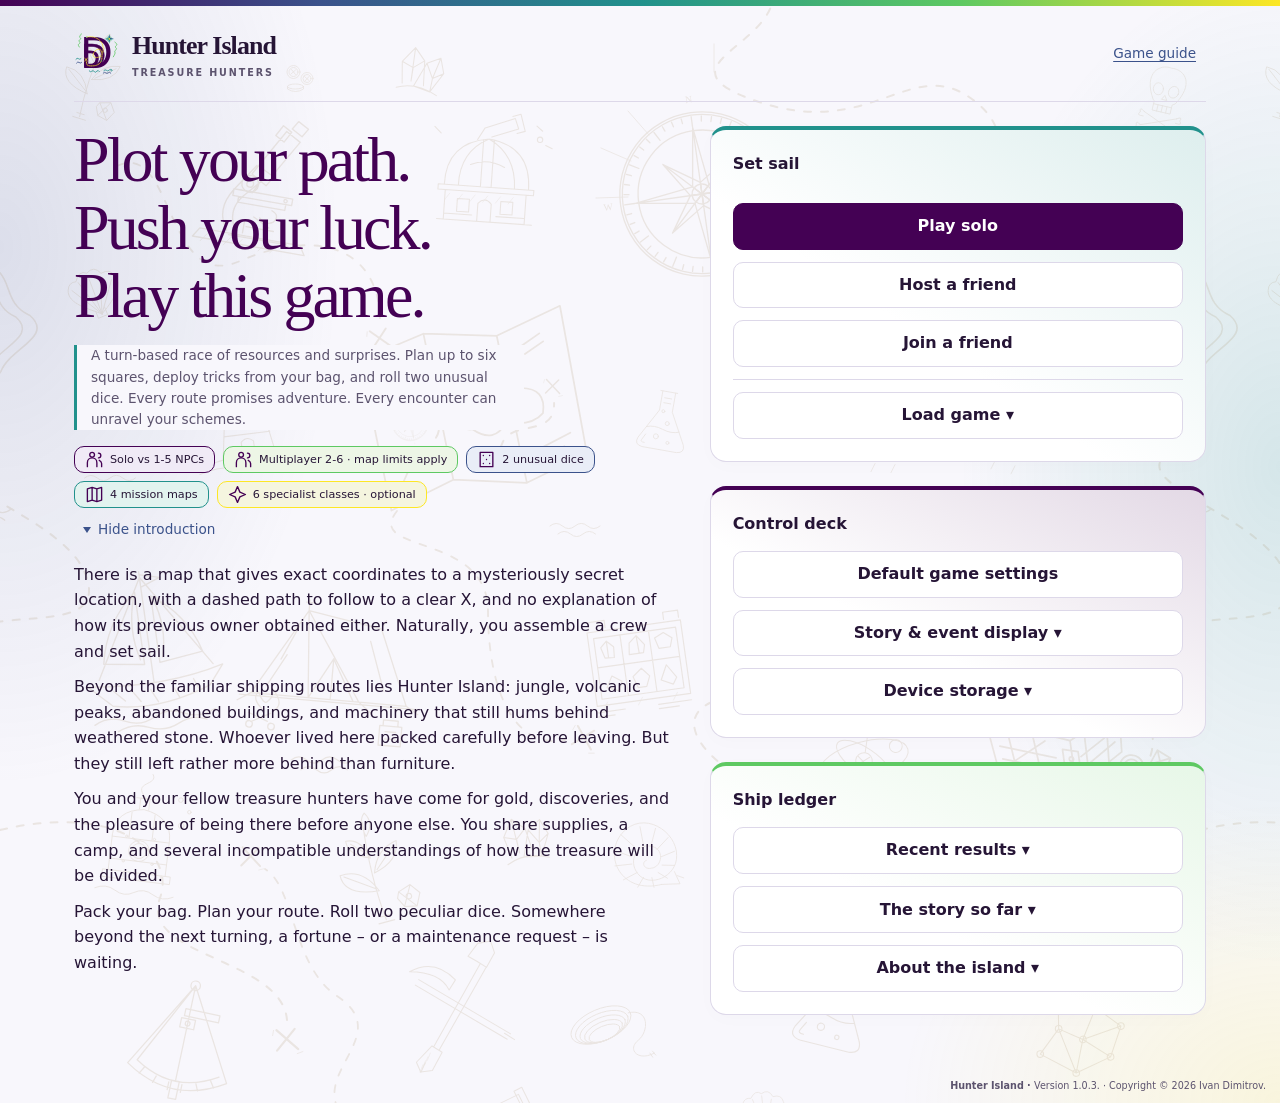
<file: index.html>
<!doctype html>
<html lang="en">
  <head>
    <meta charset="UTF-8">
    <meta name="viewport" content="width=device-width, initial-scale=1, viewport-fit=cover">
    <meta name="author" content="Ivan Dimitrov">
    <meta name="description" content="Hunter Island: a lightweight race of resources, Black Holes and Chance Stars.">
    <meta name="theme-color" content="#440154">
    <meta name="apple-mobile-web-app-title" content="Hunter Island">
    <title>Hunter Island · Treasure Hunters</title>
    <link rel="manifest" href="./manifest.json">
    <link rel="icon" href="./icon-32.png" type="image/png" sizes="32x32">
    <link rel="icon" href="./icon.svg" type="image/svg+xml" sizes="any">
    <link rel="apple-touch-icon" href="./apple-touch-icon.png" sizes="180x180">
    <script type="module" crossorigin src="./assets/index-BS0ibhkg.js"></script>
    <link rel="stylesheet" crossorigin href="./assets/index-BwZLY6Kq.css">
  </head>
  <body>
    <div id="app"></div>
    <div id="announcer" class="sr-only" role="status" aria-live="polite" aria-atomic="true"></div>
    <noscript><p>Enable JavaScript to play. <a href="./docs/game-guide.html">Read the game guide.</a></p></noscript>
  </body>
</html>
</file>
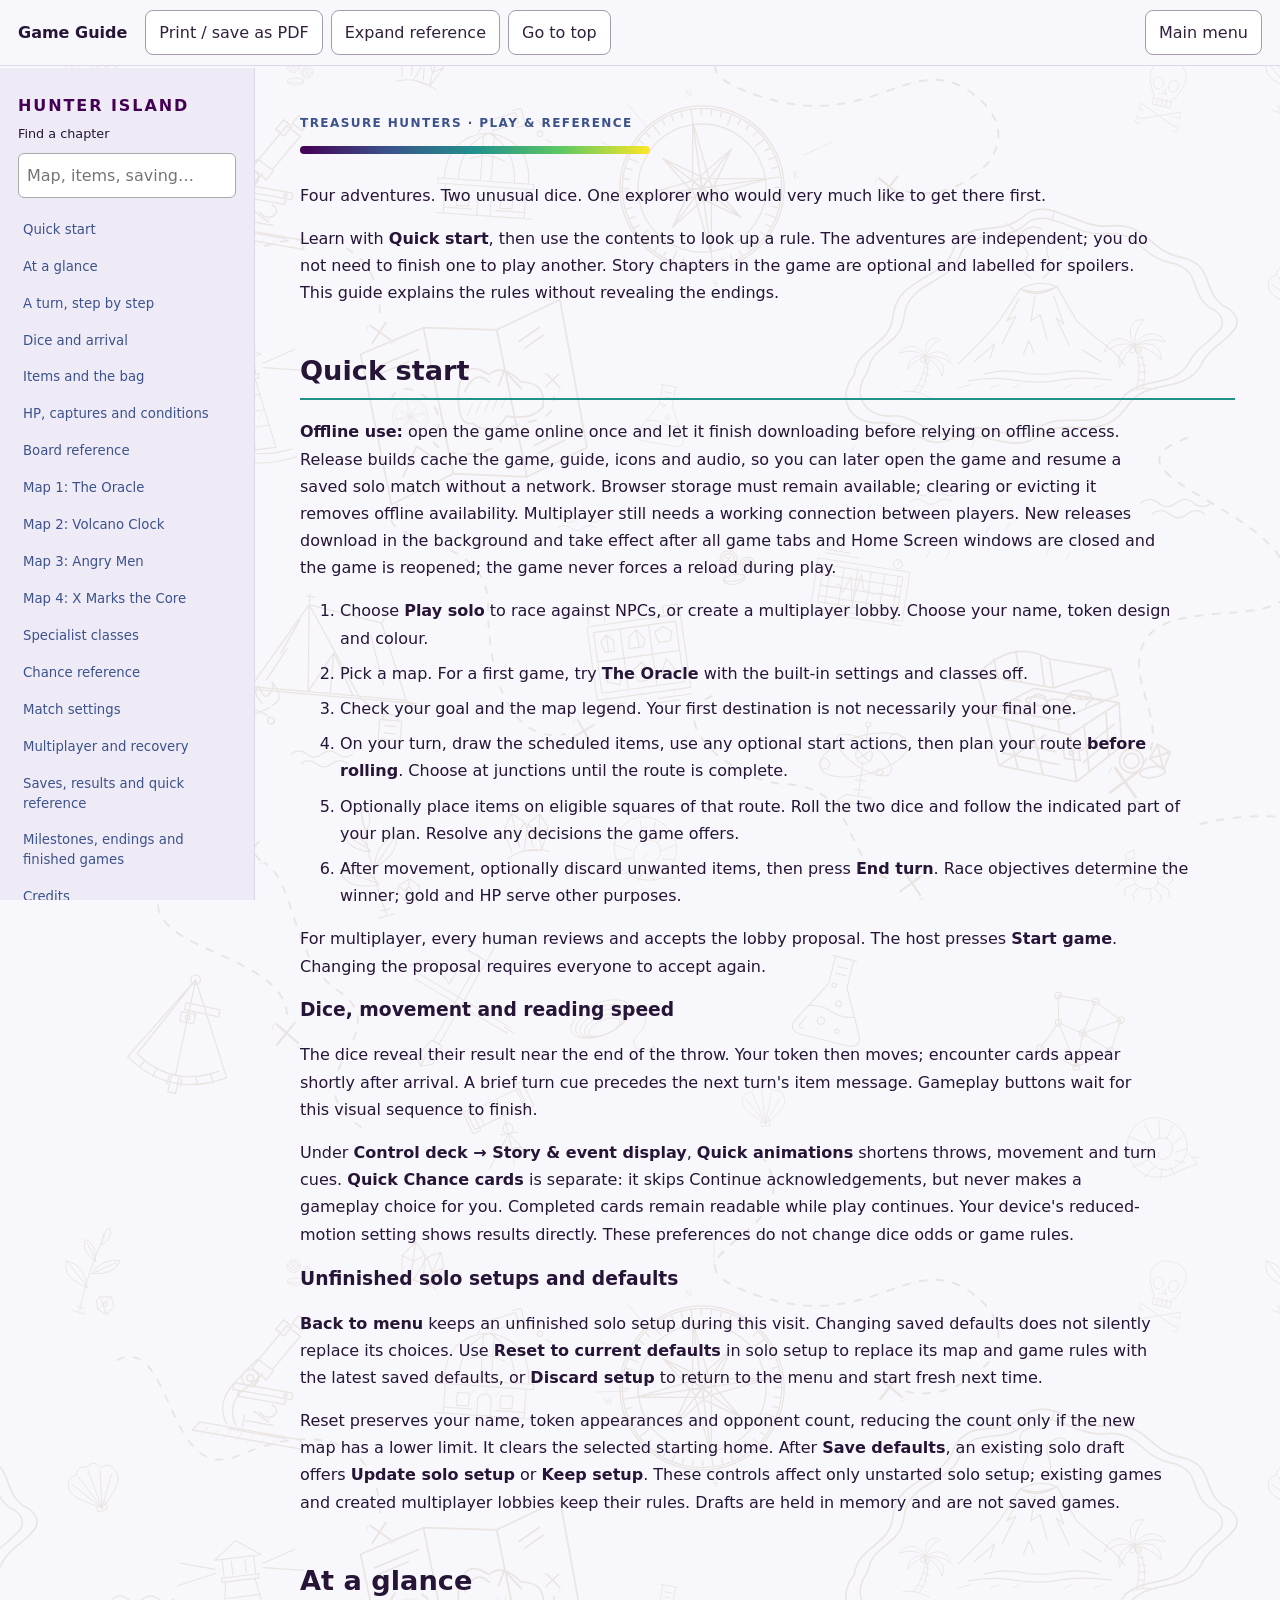
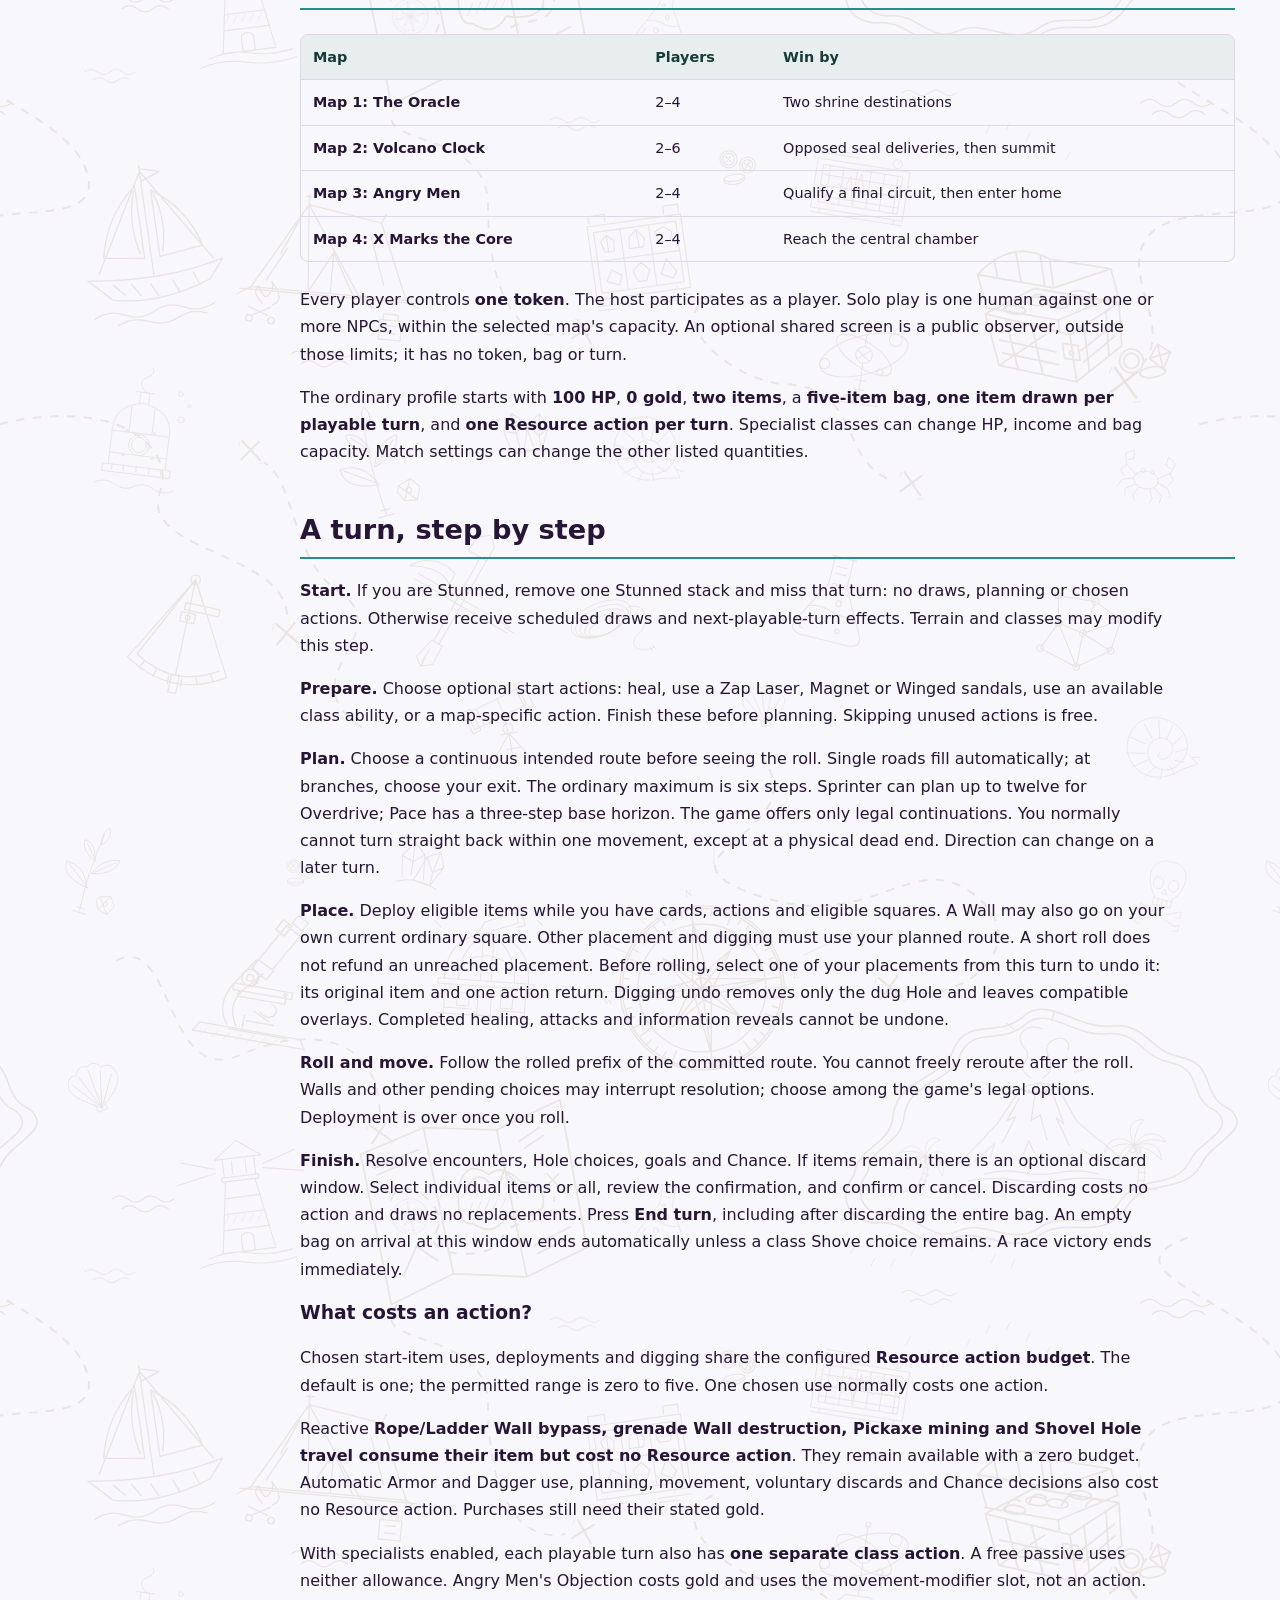
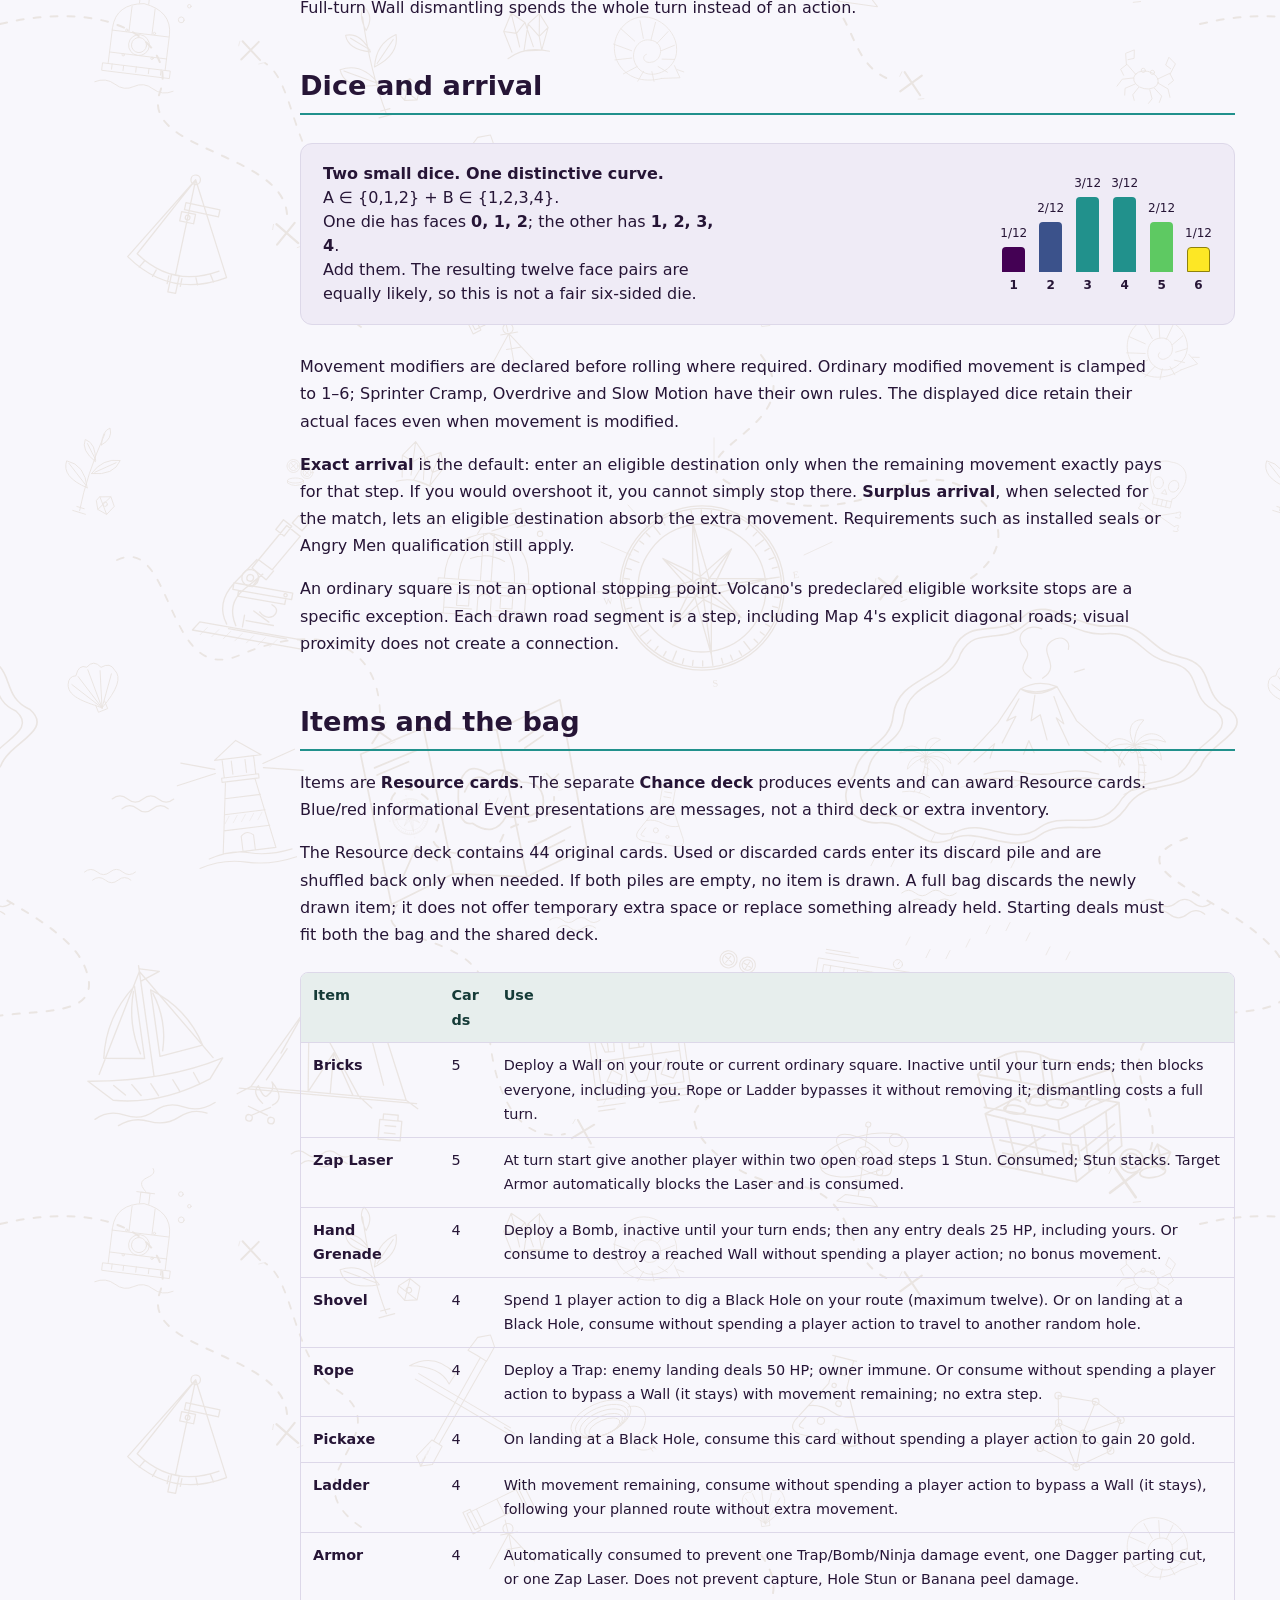
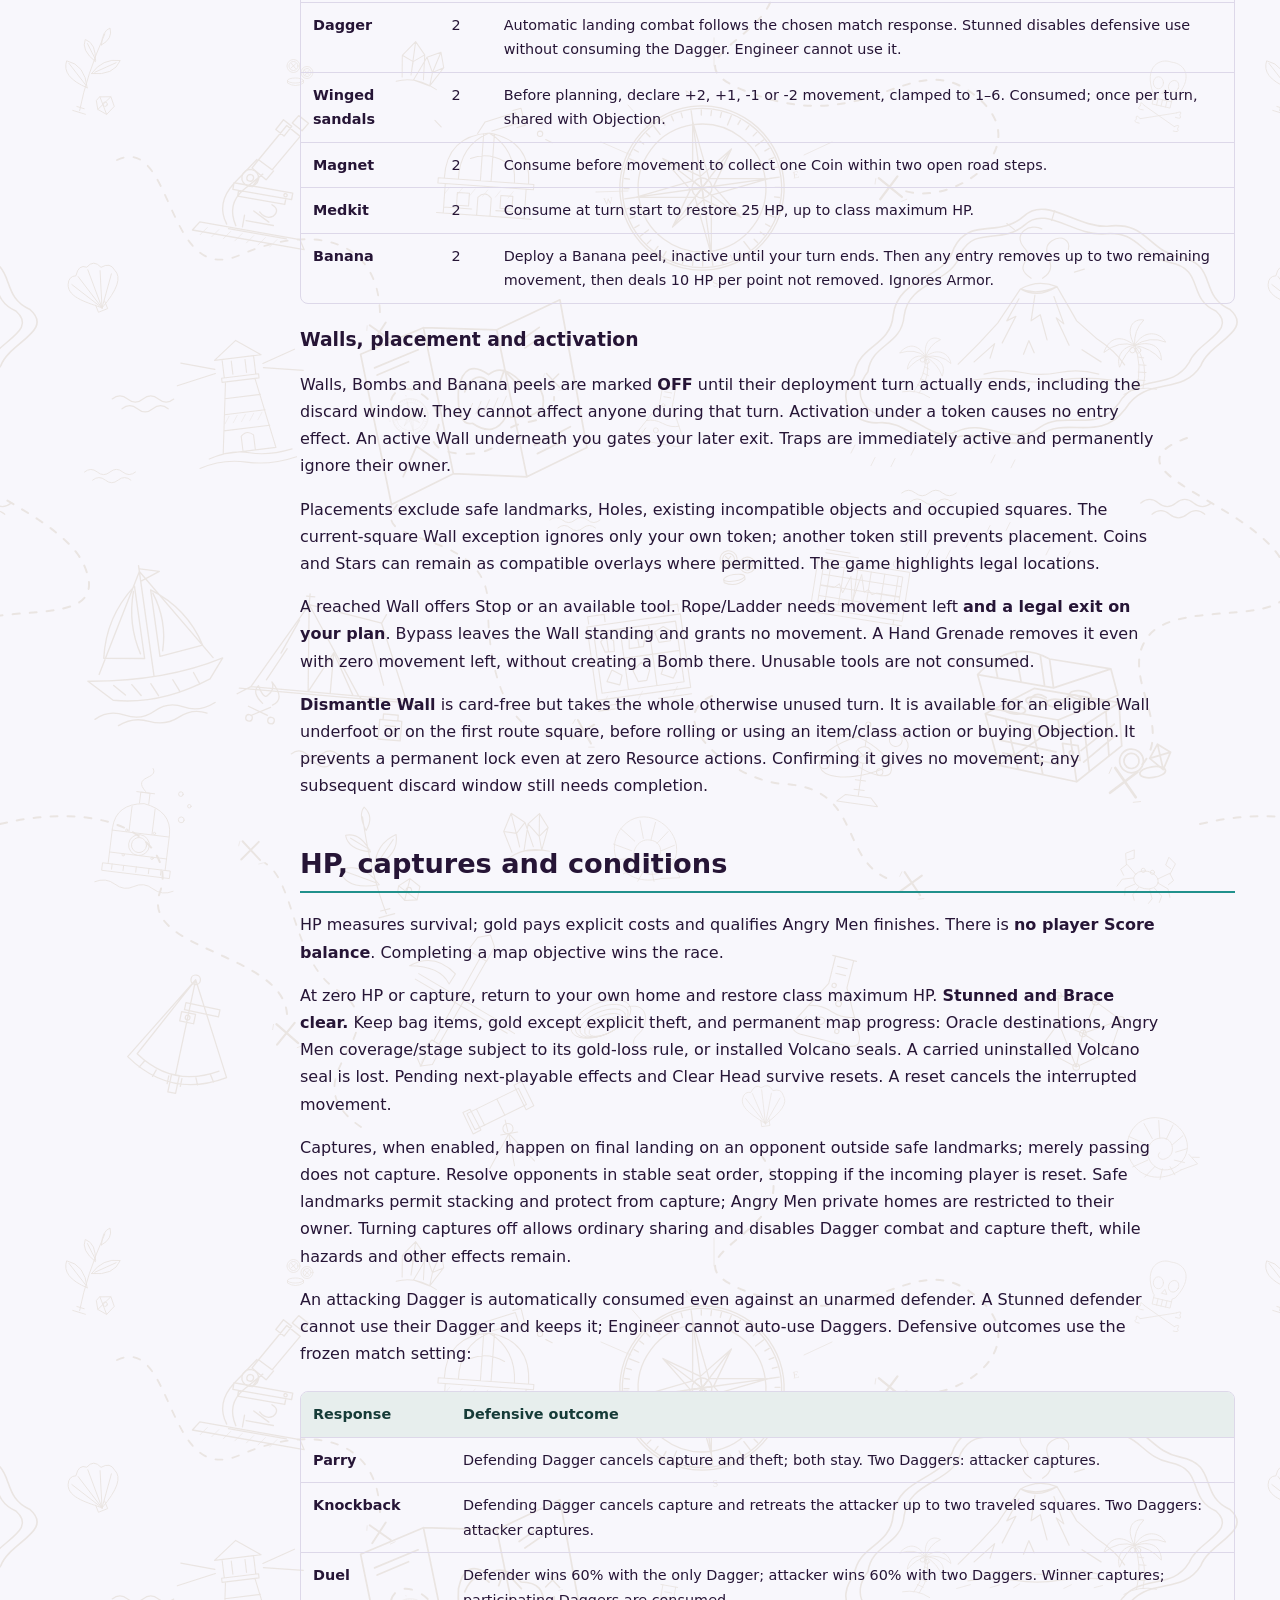
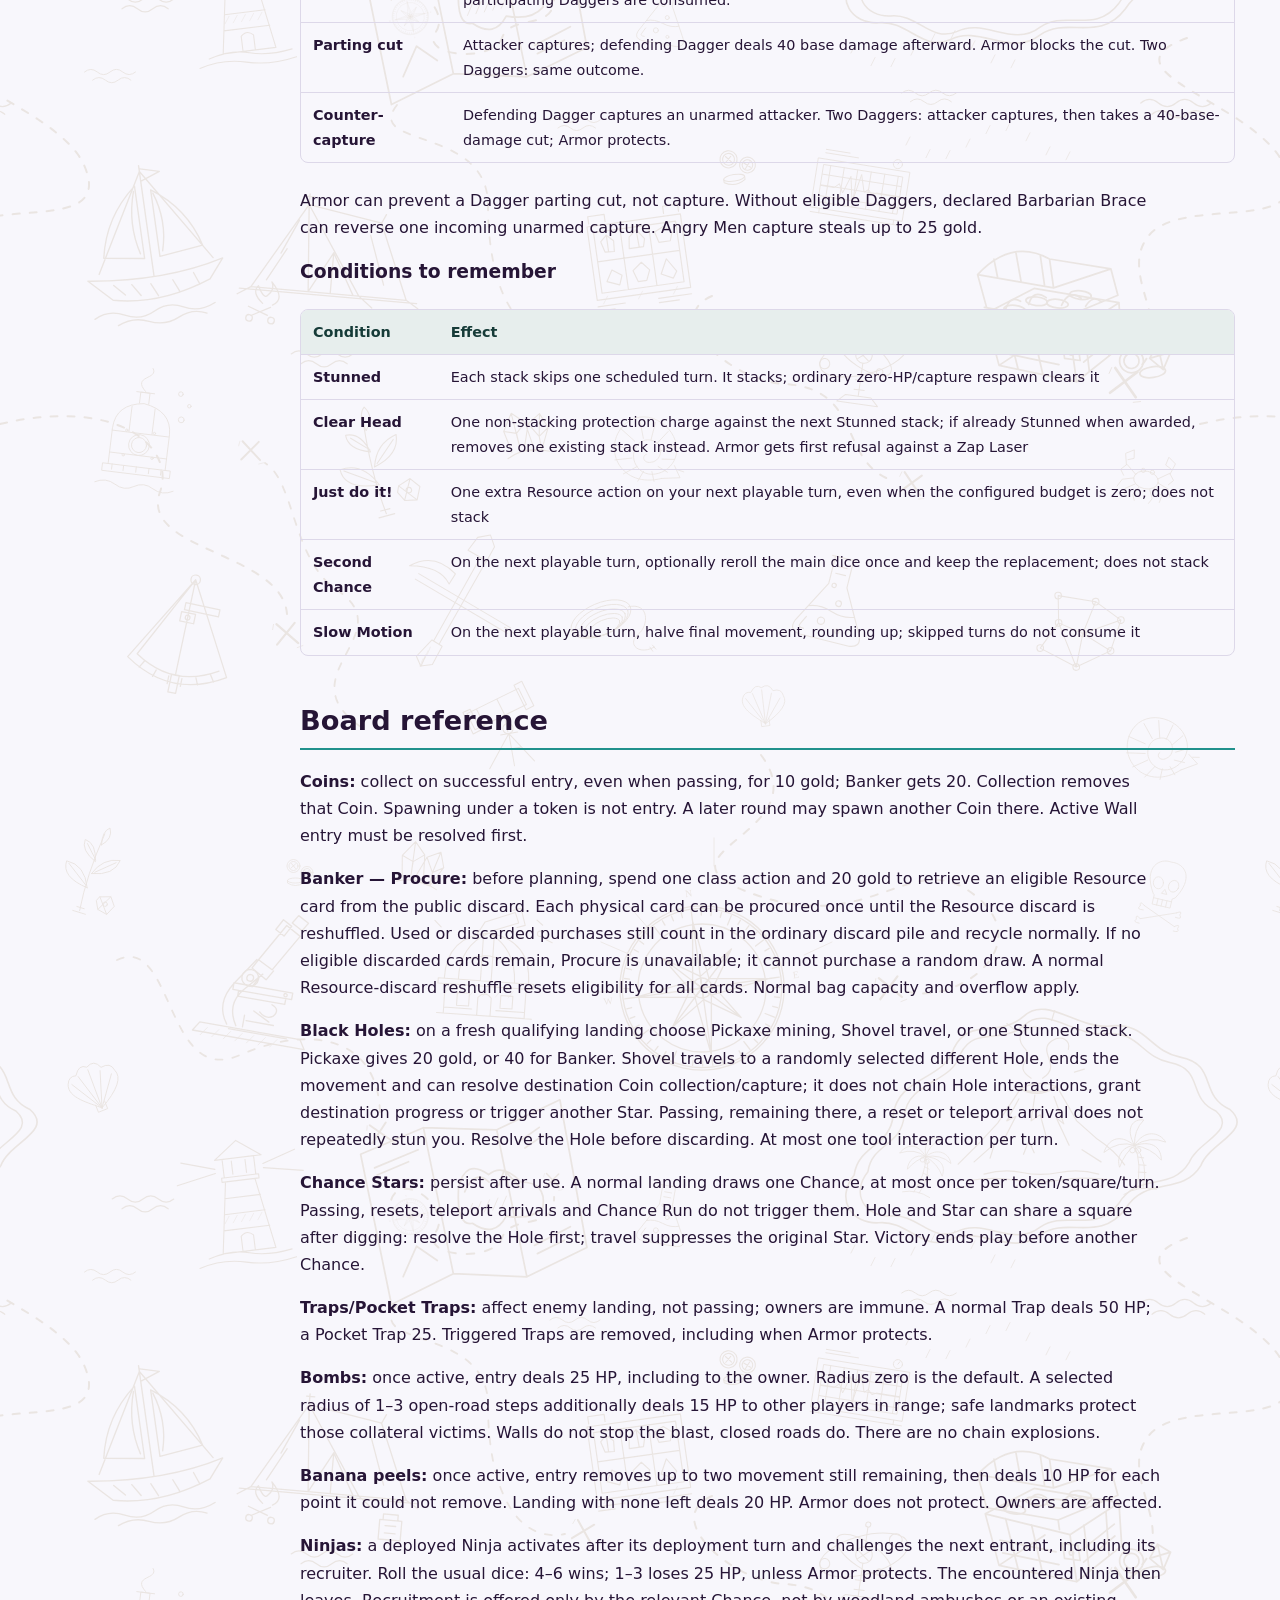
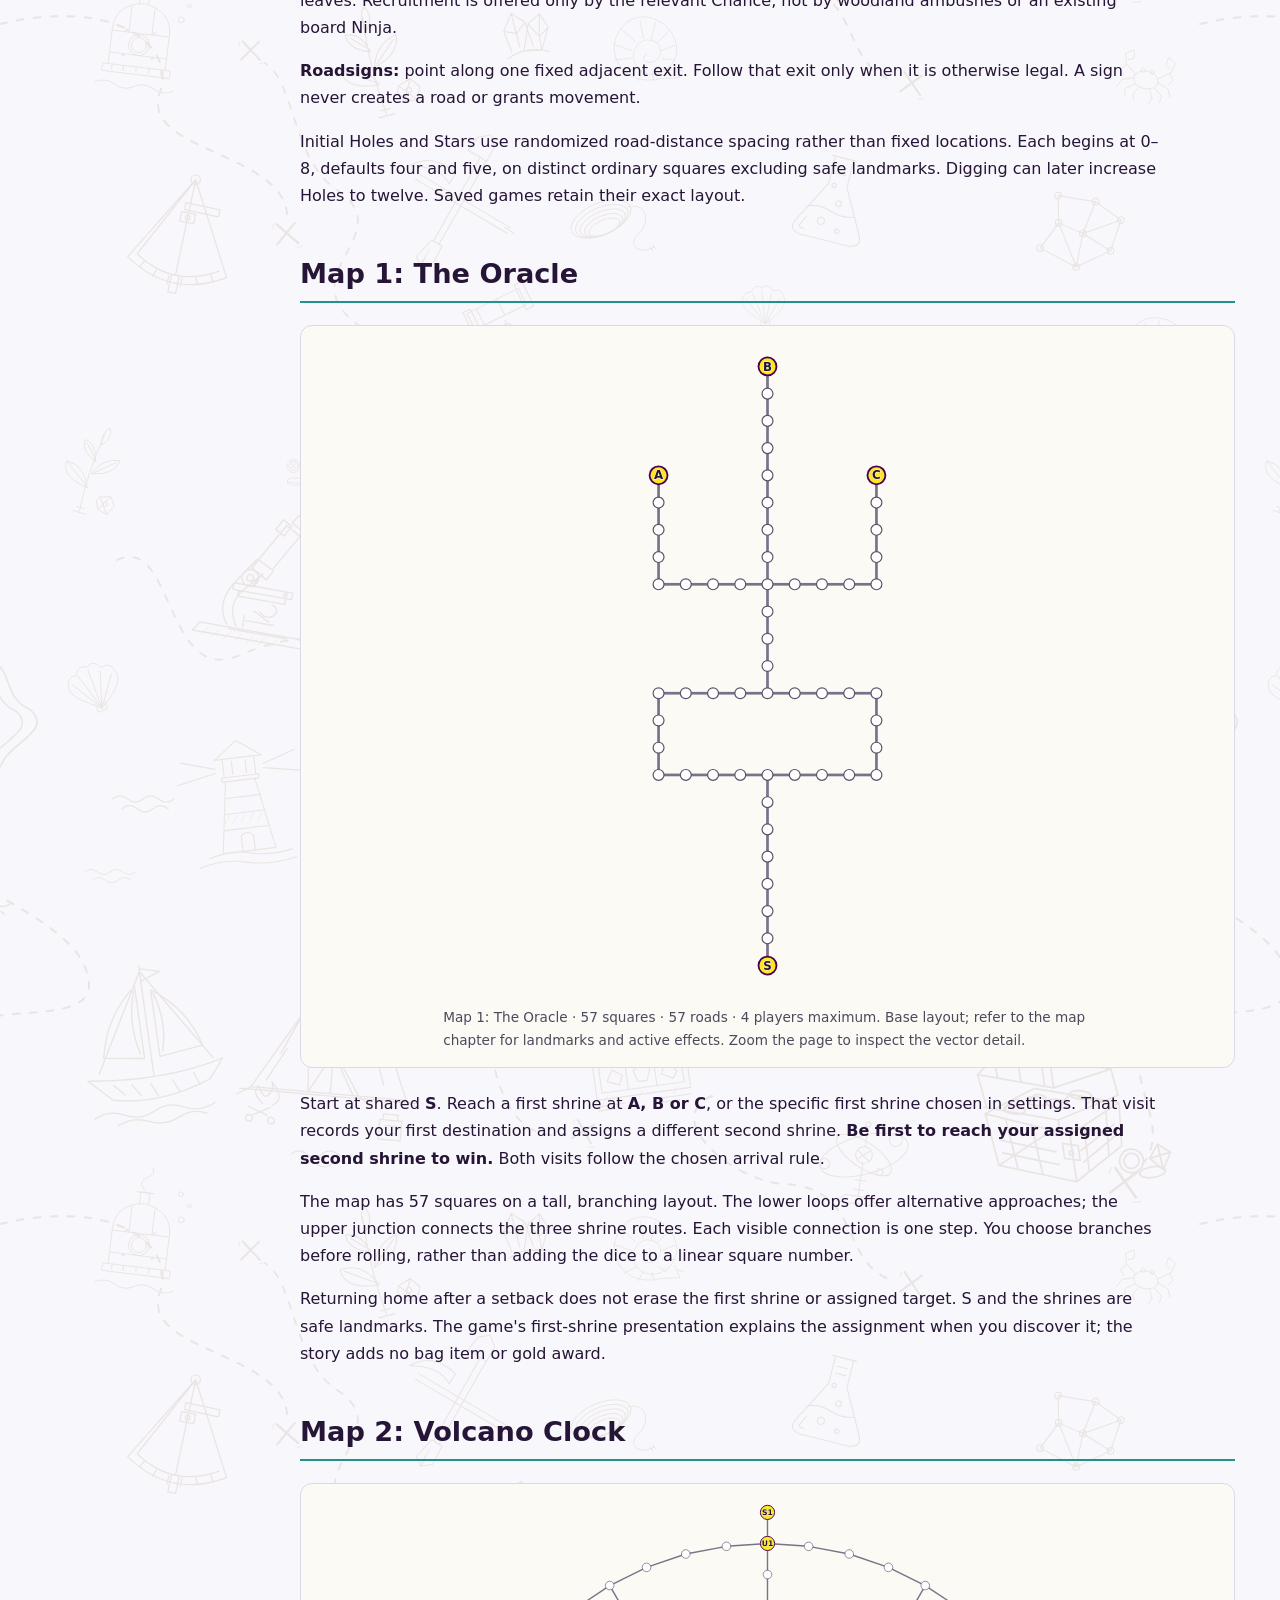
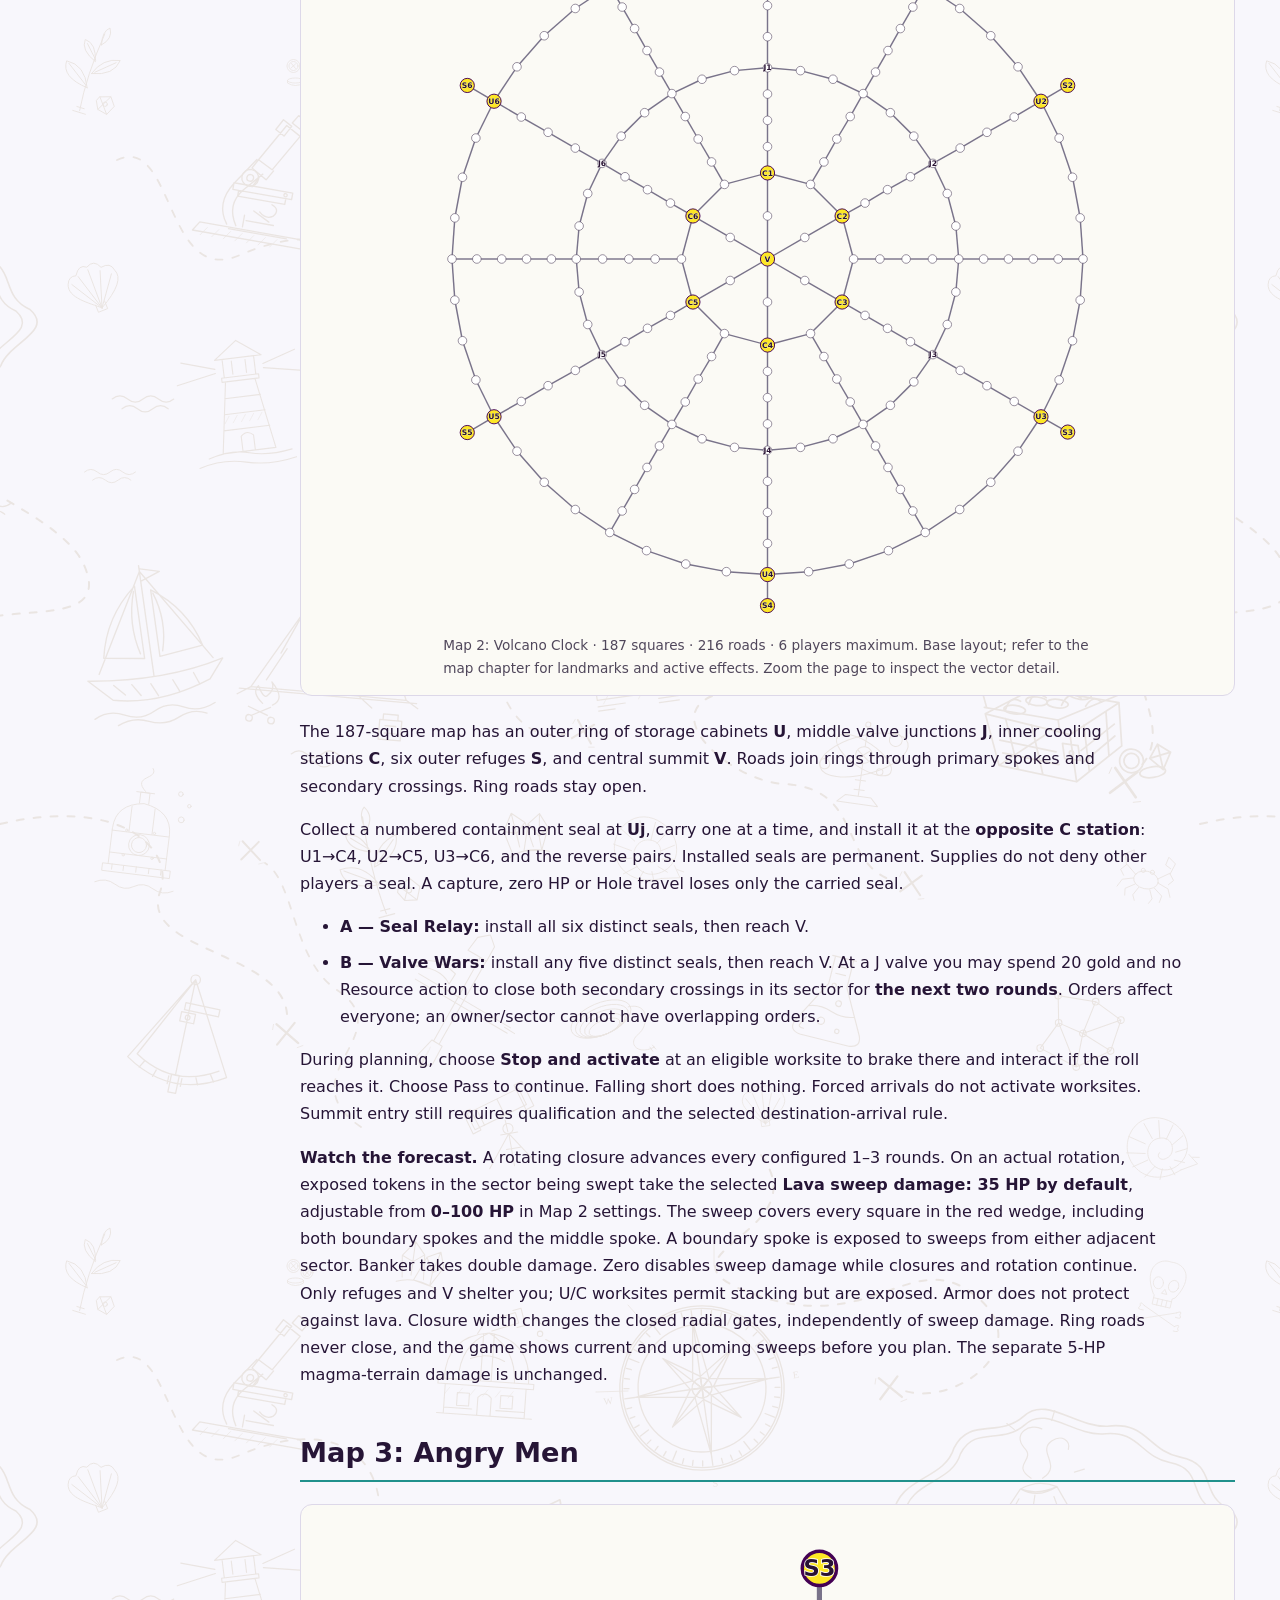
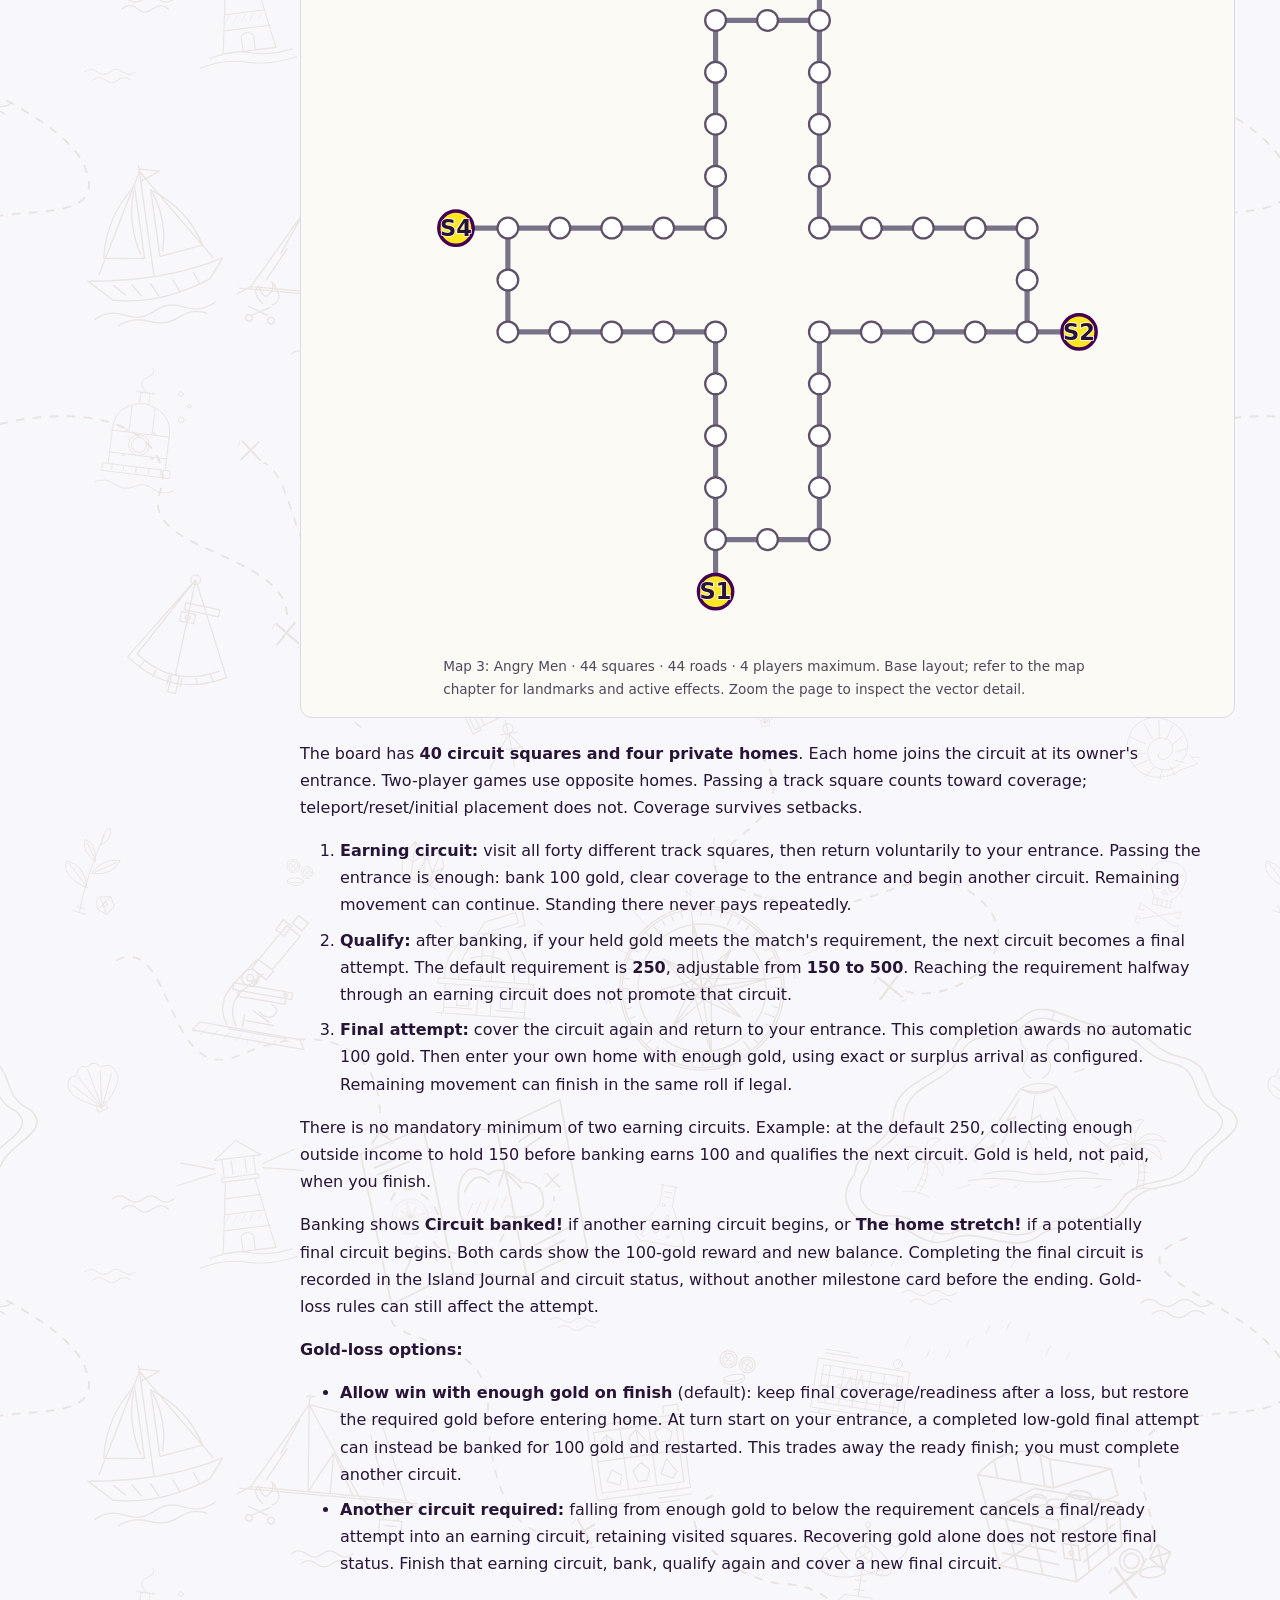
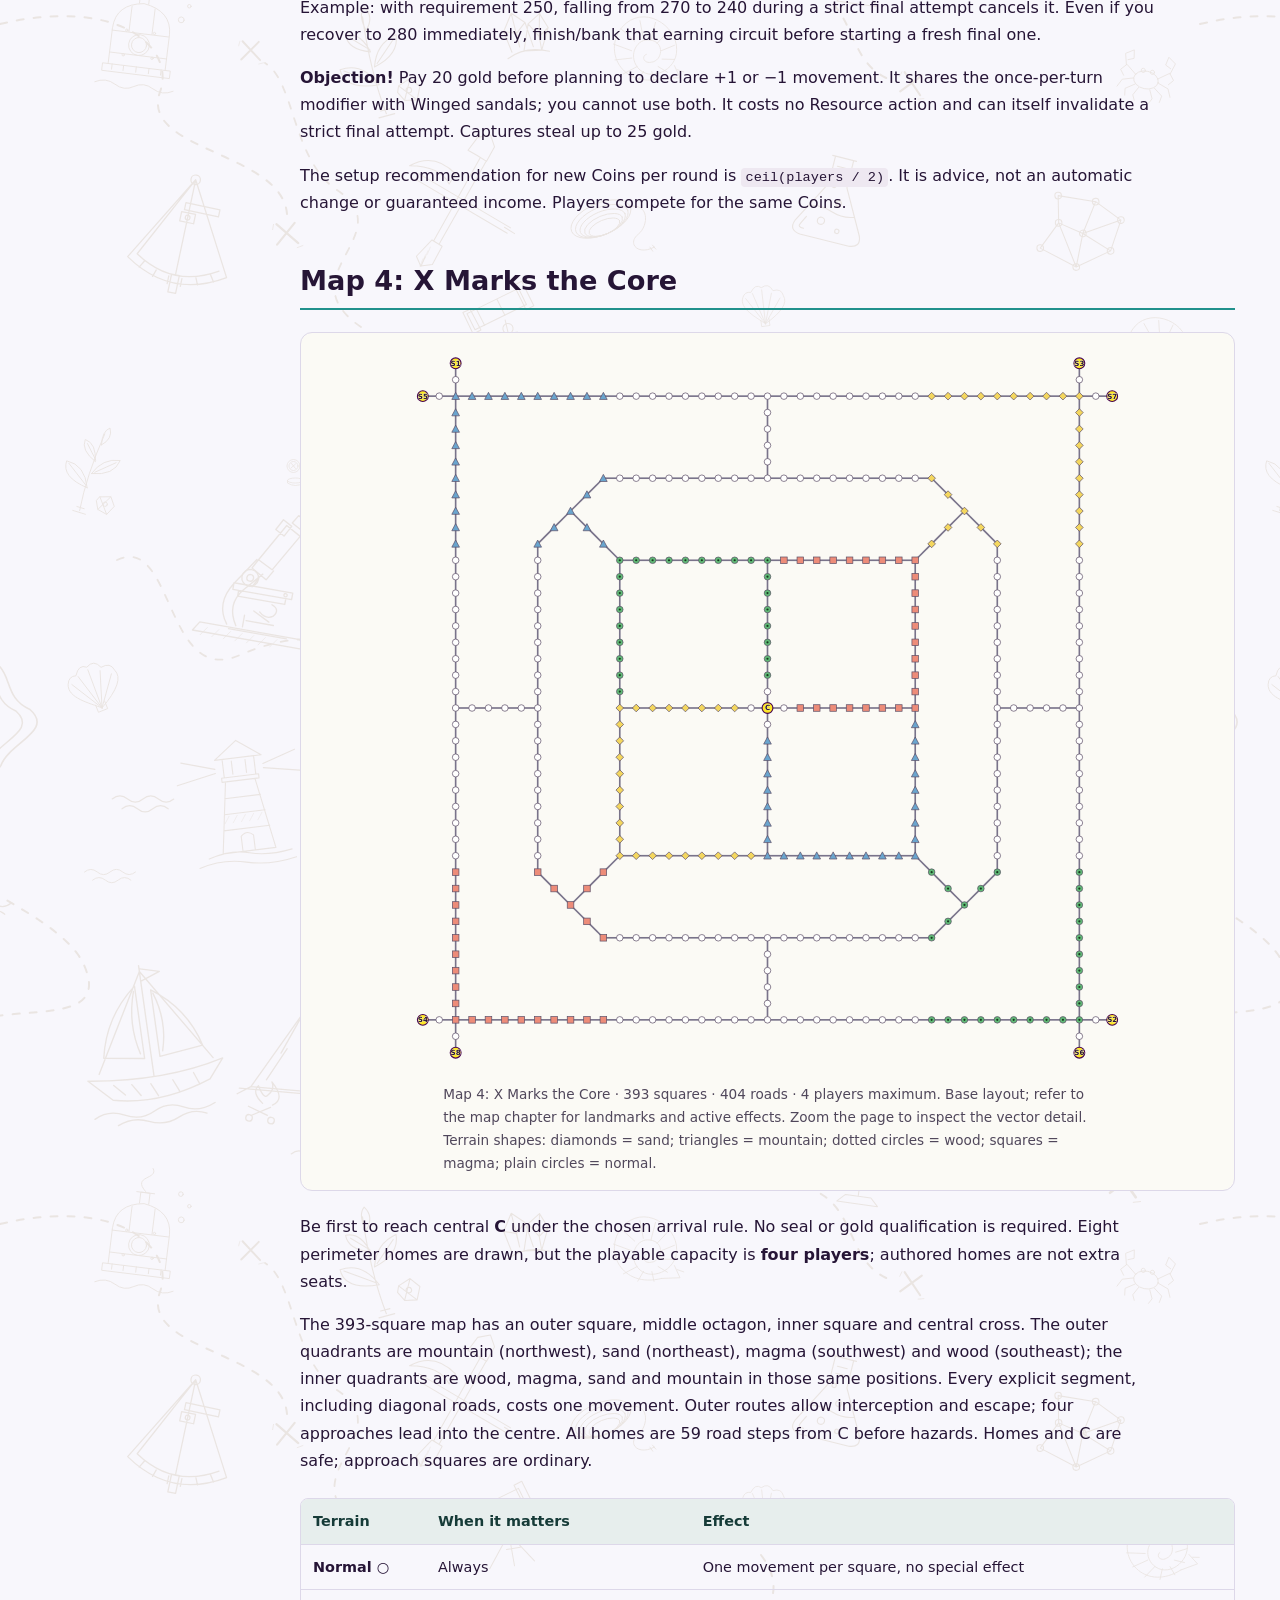
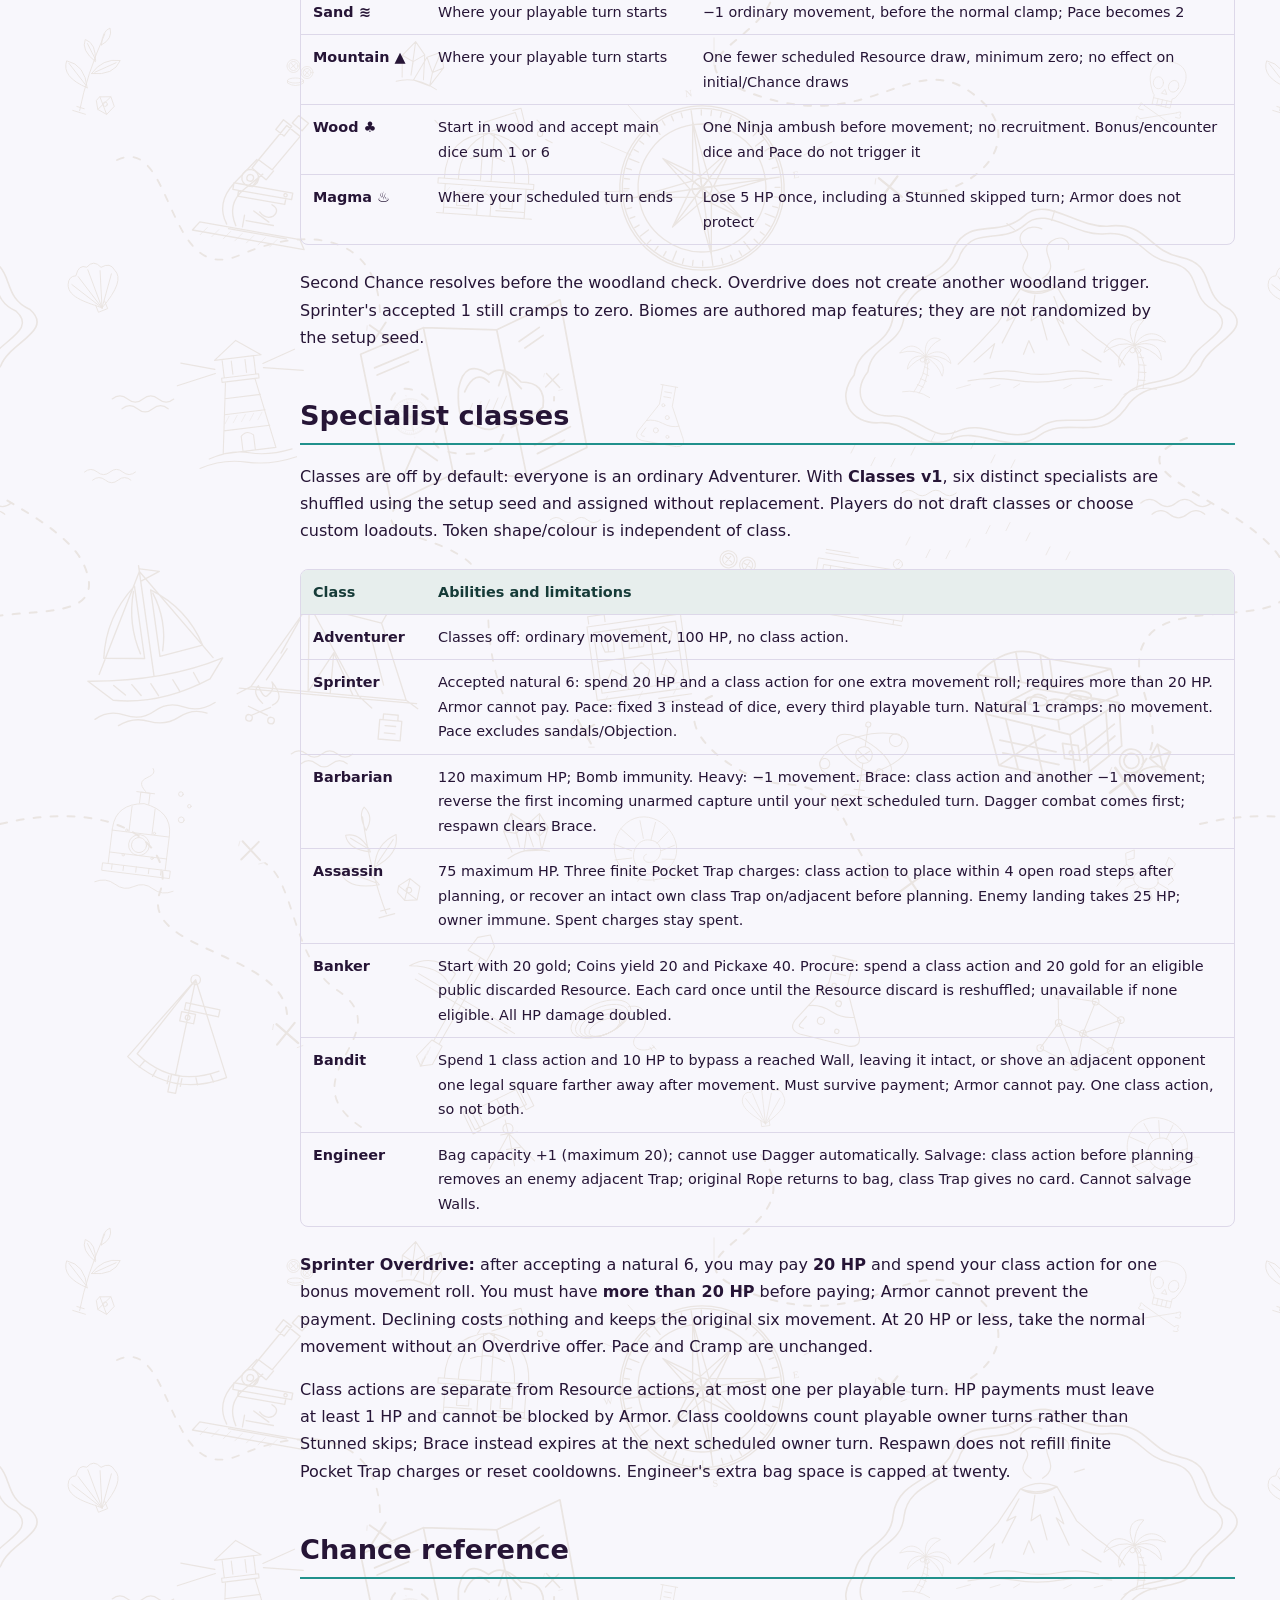
<file: docs/game-guide.html>
<!doctype html><html lang="en"><head><meta charset="utf-8"><meta name="viewport" content="width=device-width,initial-scale=1,viewport-fit=cover"><meta name="theme-color" content="#440154"><meta name="apple-mobile-web-app-capable" content="yes"><title>Hunter Island — Game Guide</title><meta name="description" content="Hunter Island game guide: learn to play, four maps, items, classes and multiplayer."><style>/* Canonical Viridis accents; neutral surfaces keep body text readable. */
:root {
  --viridis-purple: #440154;
  --viridis-blue: #3b528b;
  --viridis-teal: #21918c;
  --viridis-green: #5ec962;
  --viridis-yellow: #fde725;
  --surface-border-width: 4px;
  --feature-radius: 10px;
  --theme-paper: #f8f7fc;
  --theme-ink: #261536;
  --theme-muted: #5c536e;
  --theme-line: #ddd8e9;
  --viridis-spectrum: linear-gradient(90deg, var(--viridis-purple), var(--viridis-blue), var(--viridis-teal), var(--viridis-green), var(--viridis-yellow));
}

:root{--paper:var(--theme-paper);--ink:var(--theme-ink);--line:var(--theme-line);scroll-behavior:smooth}
*{box-sizing:border-box}body{margin:0;background:var(--paper);color:var(--ink);font:16px/1.7 system-ui,-apple-system,BlinkMacSystemFont,"Segoe UI",sans-serif;overflow-wrap:anywhere}a{color:#3b528b;text-underline-offset:3px}button,input,.button{font:inherit}button,.button{display:inline-block;min-height:44px;padding:8px 13px;border:1px solid #a49cae;border-radius:8px;background:white;color:#30203c;cursor:pointer;text-decoration:none}button:hover,.button:hover{background:#eee8f5}:focus-visible{outline:3px solid #440154;outline-offset:3px}.skip{position:absolute;left:12px;top:-80px;z-index:5;background:white;padding:10px}.skip:focus{top:8px}.layout{display:grid;grid-template-columns:255px minmax(0,1fr);max-width:1500px;margin:auto}.sidebar{position:sticky;top:0;height:100dvh;overflow:auto;background:#efebf6;padding:24px 18px;border-right:1px solid var(--line);padding-top:max(24px,env(safe-area-inset-top))}.brand{font-weight:850;letter-spacing:.12em;color:#440154}.sidebar p{font-size:.9rem}.sidebar nav{display:grid;gap:3px}.sidebar nav a{font-size:.83rem;line-height:1.5;padding:7px 5px;text-decoration:none;border-radius:5px}.sidebar nav a:hover{background:#e2d9ef}.sidebar label{font-size:.8rem}#toc-search{width:100%;margin:6px 0 15px;min-height:44px;border:1px solid #aaa;padding:8px;border-radius:6px}main{min-width:0;max-width:1150px;padding:35px 45px 70px}.hero{padding-bottom:12px}h1{font-size:clamp(2.1rem,5vw,3.4rem);line-height:1.1;margin:12px 0}.subtitle{font-size:1.5rem;margin:10px 0}.eyebrow{font-size:.75rem;font-weight:750;letter-spacing:.12em;color:#3b528b}.palette-swatches{height:8px;max-width:350px;background:var(--viridis-spectrum);border-radius:5px}.toolbar{display:flex;gap:8px;flex-wrap:wrap;margin:15px 0 25px}h2{margin:48px 0 18px;font-size:1.7rem;line-height:1.25;border-bottom:2px solid #21918c;padding-bottom:10px;scroll-margin-top:20px}h3,h4{line-height:1.3;scroll-margin-top:20px}p,li{max-width:85ch}li+li{margin-top:8px}.table-wrap{max-width:100%;overflow:auto;margin:24px 0;border:1px solid var(--line);border-radius:8px}table{border-collapse:collapse;width:100%;font-size:.9rem;min-width:520px}th,td{text-align:left;vertical-align:top;padding:10px 12px;border-bottom:1px solid var(--line)}th{background:#e7eeed;color:#163b38}tr:last-child td{border-bottom:0}td:first-child{font-weight:650;min-width:125px}pre{max-width:100%;overflow:auto;background:#23152f;color:#f7f3fa;padding:18px;border-radius:8px;line-height:1.6}code{font: .85em/1.6 ui-monospace,Consolas,monospace}p code,li code{background:#eee8f1;padding:2px 4px;border-radius:4px}details{border:1px solid var(--line);border-radius:8px;margin:12px 0;background:#fff}summary{padding:12px 15px;cursor:pointer;font-weight:650;min-height:44px}details>p,details>div{margin:12px 16px}details pre{margin:0;border-radius:0 0 7px 7px}.reference-card summary{border-left:5px solid #c6ad0d}.card-count{display:block;font-size:.8rem;font-weight:400;color:#554d33}.map-figure{margin:22px 0;background:#fbfaf5;border:1px solid var(--line);border-radius:12px;padding:15px;text-align:center;break-inside:avoid}.map-diagram{width:100%;max-height:720px;display:block}.map-figure[data-map="map-1"] .map-diagram{max-height:650px}.map-roads{stroke:#79738a;stroke-width:3;fill:none}.map-diagram :is(circle,rect,polygon){stroke:#5d5068;stroke-width:1.3;fill:white}.map-diagram .landmark{fill:#fde725;stroke:#440154;stroke-width:2}.map-diagram .terrain-sand{fill:#f4d75e}.map-diagram .terrain-mountain{fill:#6aa5ce}.map-diagram .terrain-wood{fill:#60ba76}.map-diagram .terrain-magma{fill:#ed8c79}.map-diagram text{font-family:system-ui,sans-serif;font-weight:800;text-anchor:middle;fill:#291333;paint-order:stroke;stroke:#fff;stroke-width:1px}.map-figure figcaption{font-size:.85rem;max-width:75ch;margin:15px auto 0;text-align:left;color:#50475b}footer{margin-top:50px;border-top:1px solid var(--line);padding-top:20px;font-size:.8rem}.shared-note{font-size:.9rem}
@media(min-width:751px){#contents-toggle{display:none}}
@media(max-width:750px){.layout{display:block}.sidebar{position:relative;height:auto;padding:12px 18px;padding-top:max(12px,env(safe-area-inset-top));border-right:0;border-bottom:1px solid var(--line)}.sidebar p{display:inline-block;margin:6px 12px 6px 0}.sidebar nav,.sidebar label,#toc-search{display:none}.sidebar.open nav,.sidebar.open label,.sidebar.open #toc-search{display:block}.sidebar.open nav a{display:block}main{padding:22px max(18px,env(safe-area-inset-right)) 45px max(18px,env(safe-area-inset-left))}h2{font-size:1.4rem;margin-top:35px}.toolbar{gap:6px}.toolbar button,.toolbar a{font-size:.85rem}.map-figure{padding:8px}.map-roads{stroke-width:3.8}.map-figure figcaption{font-size:.8rem}table{font-size:.83rem}}
@media(prefers-reduced-motion:reduce){:root{scroll-behavior:auto}}
@media print{body{background:white;color:black;font-size:10pt}.layout{display:block}.sidebar,.toolbar,.skip{display:none}main{max-width:none;padding:0}h2,h3,summary{break-after:avoid}h2{margin-top:25px;font-size:17pt}.table-wrap{overflow:visible;border:0}table{min-width:0;font-size:8pt}tr{break-inside:avoid}pre{white-space:pre-wrap;overflow:visible;background:#f1eef4;color:black;font-size:8pt}pre code{overflow-wrap:anywhere;white-space:pre-wrap}.map-diagram{max-height:500px!important}.map-figure{break-inside:avoid}details{overflow:visible}a{color:inherit}.card-count{display:inline;margin-left:10px}}

.map-diagram .wood-dot{fill:#173b20;stroke:none}

/* Chapter filtering must override the mobile navigation display rule. */
#contents-nav a[hidden]{display:none}

/* Exact two-dice distribution, shared by the guide and developer reference. */
.dice-panel{display:flex;align-items:center;justify-content:space-between;flex-wrap:wrap;gap:18px;padding:18px 22px;background:#efebf6;border:1px solid var(--line);border-radius:12px;margin:28px 0}.dice-panel p{margin:0;line-height:1.5;max-width:400px}.bars{display:flex;gap:10px;align-items:flex-end}.die-bar{display:flex;flex-direction:column;align-items:center;font-size:12px;gap:3px}.die-bar i{display:block;width:23px;border-radius:4px 4px 0 0;background:var(--viridis-teal)}.die-bar b{font-weight:650}.die-bar:nth-child(1) i{background:var(--viridis-purple)}.die-bar:nth-child(2) i{background:var(--viridis-blue)}.die-bar:nth-child(5) i{background:var(--viridis-green)}.die-bar:nth-child(6) i{background:var(--viridis-yellow);border:1px solid #8f820b}

/* The player guide owns one toolbar; its app wrapper supplies it when embedded. */
html{background:var(--paper);color-scheme:light;scrollbar-color:var(--theme-muted) var(--paper)}
@media(max-width:750px){.sidebar{overflow:visible}}
.document-topbar{position:sticky;top:0;z-index:4;display:flex;align-items:center;flex-wrap:wrap;gap:8px;padding:10px max(18px,env(safe-area-inset-right)) 10px max(18px,env(safe-area-inset-left));background:var(--paper);border-bottom:1px solid var(--line)}
.document-topbar h1{font-size:1rem;margin:0 10px 0 0}.document-controls{display:flex;flex-wrap:wrap;gap:8px}.document-topbar>a{margin-left:auto}
html:not(.embedded-guide) body:has(.document-topbar) .sidebar{top:68px;height:calc(100dvh - 68px)}
html:not(.embedded-guide) body:has(.document-topbar) :is(h2,h3,h4){scroll-margin-top:160px}
.embedded-guide .document-topbar{display:none}.embedded-guide .sidebar{top:0;height:100dvh}.embedded-guide :is(h2,h3,h4){scroll-margin-top:20px}
@media(max-width:750px){.document-topbar button,.document-topbar .button{font-size:.8rem;padding:8px}.document-controls{display:contents}.document-topbar>a{margin-left:12px}html:not(.embedded-guide) body:has(.document-topbar) .sidebar,.embedded-guide .sidebar{position:relative;top:0;height:auto}}
@media print{.document-topbar{display:none}}

/* Expedition Notebook: shared by every app screen and standalone document.
   The document builder embeds the same SVG so downloaded guides stay portable. */
body { position: relative; isolation: isolate; min-height: 100dvh; }
body::before {
  content: "";
  position: absolute;
  inset: 0;
  z-index: -1;
  pointer-events: none;
  background: url("data:image/svg+xml,%3Csvg%20xmlns%3D%22http%3A%2F%2Fwww.w3.org%2F2000%2Fsvg%22%20width%3D%221200%22%20height%3D%221200%22%20viewBox%3D%220%200%201200%201200%22%20fill%3D%22none%22%20color%3D%22%23987b4d%22%3E%3Cmetadata%20id%3D%22metadata-author%22%3E%0D%0A%20%20%3Crdf%3ARDF%0D%0A%20%20%20%20xmlns%3Ardf%3D%22http%3A%2F%2Fw3.org%22%0D%0A%20%20%20%20xmlns%3Adc%3D%22http%3A%2F%2Fpurl.org%22%3E%0D%0A%20%20%20%20%3Crdf%3ADescription%20rdf%3Aabout%3D%22%22%3E%0D%0A%20%20%20%20%20%20%3Cdc%3Acreator%3E%0D%0A%20%20%20%20%20%20%20%20%3Crdf%3ABag%3E%0D%0A%20%20%20%20%20%20%20%20%20%20%3Crdf%3Ali%3EIvan%20Dimitrov%3C%2Frdf%3Ali%3E%0D%0A%20%20%20%20%20%20%20%20%3C%2Frdf%3ABag%3E%0D%0A%20%20%20%20%20%20%3C%2Fdc%3Acreator%3E%0D%0A%20%20%20%20%20%20%3Cdc%3Atitle%3EBackground%20for%20Hunter%20Island%20board%20game.%20Motifs%20from%20old%20treasure%20maps.%20Generated.%3C%2Fdc%3Atitle%3E%0D%0A%20%20%20%20%20%20%3Cdc%3Adate%3E2026%3C%2Fdc%3Adate%3E%0D%0A%20%20%20%20%3C%2Frdf%3ADescription%3E%0D%0A%20%20%3C%2Frdf%3ARDF%3E%0D%0A%3C%2Fmetadata%3E%0A%3Ctitle%3EExplorer%E2%80%99s%20Chart%20%E2%80%94%20Expedition%20Notebook%3C%2Ftitle%3E%0D%0A%3Cdesc%3EThe%20closest%20evolution%20of%20the%20original%3A%20a%20detailed%20expedition%20map%2C%20camp%20and%20field%20equipment.%20Transparent%20sepia%20vector%20linework%2C%2015%25%20ink%3B%20seamlessly%20repeating%20across%20all%20four%20edges.%20Additional%20artwork%20fills%20the%20centre.%3C%2Fdesc%3E%0D%0A%3Cdefs%3E%3Cg%20id%3D%22compass%22%3E%3Ccircle%20cx%3D%220%22%20cy%3D%220%22%20r%3D%2296%22%20%2F%3E%3Ccircle%20cx%3D%220%22%20cy%3D%220%22%20r%3D%2299%22%20%2F%3E%3Ccircle%20cx%3D%220%22%20cy%3D%220%22%20r%3D%2277%22%20%2F%3E%3Ccircle%20cx%3D%220%22%20cy%3D%220%22%20r%3D%2212%22%20%2F%3E%3Cpath%20d%3D%22M0%20-82V-94%22%20transform%3D%22rotate(0)%22%2F%3E%3Cpath%20d%3D%22M0%20-88V-94%22%20transform%3D%22rotate(7.5)%22%2F%3E%3Cpath%20d%3D%22M0%20-88V-94%22%20transform%3D%22rotate(15)%22%2F%3E%3Cpath%20d%3D%22M0%20-88V-94%22%20transform%3D%22rotate(22.5)%22%2F%3E%3Cpath%20d%3D%22M0%20-82V-94%22%20transform%3D%22rotate(30)%22%2F%3E%3Cpath%20d%3D%22M0%20-88V-94%22%20transform%3D%22rotate(37.5)%22%2F%3E%3Cpath%20d%3D%22M0%20-88V-94%22%20transform%3D%22rotate(45)%22%2F%3E%3Cpath%20d%3D%22M0%20-88V-94%22%20transform%3D%22rotate(52.5)%22%2F%3E%3Cpath%20d%3D%22M0%20-82V-94%22%20transform%3D%22rotate(60)%22%2F%3E%3Cpath%20d%3D%22M0%20-88V-94%22%20transform%3D%22rotate(67.5)%22%2F%3E%3Cpath%20d%3D%22M0%20-88V-94%22%20transform%3D%22rotate(75)%22%2F%3E%3Cpath%20d%3D%22M0%20-88V-94%22%20transform%3D%22rotate(82.5)%22%2F%3E%3Cpath%20d%3D%22M0%20-82V-94%22%20transform%3D%22rotate(90)%22%2F%3E%3Cpath%20d%3D%22M0%20-88V-94%22%20transform%3D%22rotate(97.5)%22%2F%3E%3Cpath%20d%3D%22M0%20-88V-94%22%20transform%3D%22rotate(105)%22%2F%3E%3Cpath%20d%3D%22M0%20-88V-94%22%20transform%3D%22rotate(112.5)%22%2F%3E%3Cpath%20d%3D%22M0%20-82V-94%22%20transform%3D%22rotate(120)%22%2F%3E%3Cpath%20d%3D%22M0%20-88V-94%22%20transform%3D%22rotate(127.5)%22%2F%3E%3Cpath%20d%3D%22M0%20-88V-94%22%20transform%3D%22rotate(135)%22%2F%3E%3Cpath%20d%3D%22M0%20-88V-94%22%20transform%3D%22rotate(142.5)%22%2F%3E%3Cpath%20d%3D%22M0%20-82V-94%22%20transform%3D%22rotate(150)%22%2F%3E%3Cpath%20d%3D%22M0%20-88V-94%22%20transform%3D%22rotate(157.5)%22%2F%3E%3Cpath%20d%3D%22M0%20-88V-94%22%20transform%3D%22rotate(165)%22%2F%3E%3Cpath%20d%3D%22M0%20-88V-94%22%20transform%3D%22rotate(172.5)%22%2F%3E%3Cpath%20d%3D%22M0%20-82V-94%22%20transform%3D%22rotate(180)%22%2F%3E%3Cpath%20d%3D%22M0%20-88V-94%22%20transform%3D%22rotate(187.5)%22%2F%3E%3Cpath%20d%3D%22M0%20-88V-94%22%20transform%3D%22rotate(195)%22%2F%3E%3Cpath%20d%3D%22M0%20-88V-94%22%20transform%3D%22rotate(202.5)%22%2F%3E%3Cpath%20d%3D%22M0%20-82V-94%22%20transform%3D%22rotate(210)%22%2F%3E%3Cpath%20d%3D%22M0%20-88V-94%22%20transform%3D%22rotate(217.5)%22%2F%3E%3Cpath%20d%3D%22M0%20-88V-94%22%20transform%3D%22rotate(225)%22%2F%3E%3Cpath%20d%3D%22M0%20-88V-94%22%20transform%3D%22rotate(232.5)%22%2F%3E%3Cpath%20d%3D%22M0%20-82V-94%22%20transform%3D%22rotate(240)%22%2F%3E%3Cpath%20d%3D%22M0%20-88V-94%22%20transform%3D%22rotate(247.5)%22%2F%3E%3Cpath%20d%3D%22M0%20-88V-94%22%20transform%3D%22rotate(255)%22%2F%3E%3Cpath%20d%3D%22M0%20-88V-94%22%20transform%3D%22rotate(262.5)%22%2F%3E%3Cpath%20d%3D%22M0%20-82V-94%22%20transform%3D%22rotate(270)%22%2F%3E%3Cpath%20d%3D%22M0%20-88V-94%22%20transform%3D%22rotate(277.5)%22%2F%3E%3Cpath%20d%3D%22M0%20-88V-94%22%20transform%3D%22rotate(285)%22%2F%3E%3Cpath%20d%3D%22M0%20-88V-94%22%20transform%3D%22rotate(292.5)%22%2F%3E%3Cpath%20d%3D%22M0%20-82V-94%22%20transform%3D%22rotate(300)%22%2F%3E%3Cpath%20d%3D%22M0%20-88V-94%22%20transform%3D%22rotate(307.5)%22%2F%3E%3Cpath%20d%3D%22M0%20-88V-94%22%20transform%3D%22rotate(315)%22%2F%3E%3Cpath%20d%3D%22M0%20-88V-94%22%20transform%3D%22rotate(322.5)%22%2F%3E%3Cpath%20d%3D%22M0%20-82V-94%22%20transform%3D%22rotate(330)%22%2F%3E%3Cpath%20d%3D%22M0%20-88V-94%22%20transform%3D%22rotate(337.5)%22%2F%3E%3Cpath%20d%3D%22M0%20-88V-94%22%20transform%3D%22rotate(345)%22%2F%3E%3Cpath%20d%3D%22M0%20-88V-94%22%20transform%3D%22rotate(352.5)%22%2F%3E%3Cpath%20d%3D%22M0%20-81L10%20-10%200%200%20-10%20-10Z%20M0%20-81V0%22%20transform%3D%22rotate(0)%22%2F%3E%3Cpath%20d%3D%22M0%20-59L10%20-10%200%200%20-10%20-10Z%20M0%20-59V0%22%20transform%3D%22rotate(45)%22%2F%3E%3Cpath%20d%3D%22M0%20-81L10%20-10%200%200%20-10%20-10Z%20M0%20-81V0%22%20transform%3D%22rotate(90)%22%2F%3E%3Cpath%20d%3D%22M0%20-59L10%20-10%200%200%20-10%20-10Z%20M0%20-59V0%22%20transform%3D%22rotate(135)%22%2F%3E%3Cpath%20d%3D%22M0%20-81L10%20-10%200%200%20-10%20-10Z%20M0%20-81V0%22%20transform%3D%22rotate(180)%22%2F%3E%3Cpath%20d%3D%22M0%20-59L10%20-10%200%200%20-10%20-10Z%20M0%20-59V0%22%20transform%3D%22rotate(225)%22%2F%3E%3Cpath%20d%3D%22M0%20-81L10%20-10%200%200%20-10%20-10Z%20M0%20-81V0%22%20transform%3D%22rotate(270)%22%2F%3E%3Cpath%20d%3D%22M0%20-59L10%20-10%200%200%20-10%20-10Z%20M0%20-59V0%22%20transform%3D%22rotate(315)%22%2F%3E%3Cg%20stroke%3D%22none%22%20fill%3D%22currentColor%22%20font-family%3D%22Georgia%2Cserif%22%20font-size%3D%2212%22%20text-anchor%3D%22middle%22%3E%3Ctext%20y%3D%22-111%22%3EN%3C%2Ftext%3E%3Ctext%20y%3D%22120%22%3ES%3C%2Ftext%3E%3Ctext%20x%3D%22114%22%20y%3D%224%22%3EE%3C%2Ftext%3E%3Ctext%20x%3D%22-114%22%20y%3D%224%22%3EW%3C%2Ftext%3E%3C%2Fg%3E%3C%2Fg%3E%0D%0A%3Cg%20id%3D%22chest%22%3E%3Cpath%20d%3D%22M-58%202L-10%20-15%2066%209%2017%2032Z%20M-58%202L-52%2051%2017%2076%2017%2032%20M17%2076L63%2049%2066%209%20M-52%2051L-6%2029%20M-40%209L-35%2057%20M-17%2018L-13%2065%20M31%2025L30%2068%20M53%2015L50%2056%20M-56%20-4L-60%20-35Q-24%20-64%208%20-40L63%20-23%2066%202%20M-60%20-35L8%20-13%2063%20-23%20M8%20-40V-13%20M-43%20-47L-42%20-30%20M-22%20-50L-21%20-23%20M0%20-44V-16%20M-58%20-4L8%2017%2066%202%20M8%2017V26%20M9%2039L23%2043%2023%2057%209%2053Z%22%20%2F%3E%3Ccircle%20cx%3D%2216%22%20cy%3D%2249%22%20r%3D%222%22%20%2F%3E%3Cellipse%20cx%3D%22-30%22%20cy%3D%222%22%20rx%3D%2210%22%20ry%3D%224%22%20transform%3D%22rotate(14%20-30%200)%22%2F%3E%3Cellipse%20cx%3D%22-10%22%20cy%3D%22-3%22%20rx%3D%2210%22%20ry%3D%224%22%20transform%3D%22rotate(14%20-10%200)%22%2F%3E%3Cellipse%20cx%3D%2210%22%20cy%3D%222%22%20rx%3D%2210%22%20ry%3D%224%22%20transform%3D%22rotate(14%2010%200)%22%2F%3E%3Cellipse%20cx%3D%2231%22%20cy%3D%22-3%22%20rx%3D%2210%22%20ry%3D%224%22%20transform%3D%22rotate(14%2031%200)%22%2F%3E%3Cpath%20d%3D%22M-39%201Q-33%20-12%20-24%20-5%20M-17%20-1Q-11%20-15%200%20-5%20M13%204Q22%20-10%2032%200%20M35%208Q43%20-2%2050%206%20M-48%2028L2%2046%20M-47%2040L3%2058%20M25%2048L59%2028%20M26%2059L58%2039%22%20%2F%3E%3Ccircle%20cx%3D%2270%22%20cy%3D%2264%22%20r%3D%2211%22%20%2F%3E%3Ccircle%20cx%3D%2270%22%20cy%3D%2264%22%20r%3D%227%22%20%2F%3E%3Cellipse%20cx%3D%2288%22%20cy%3D%2277%22%20rx%3D%2212%22%20ry%3D%225%22%2F%3E%3Cpath%20d%3D%22M87%2064L96%2052%20107%2061%2098%2076Z%20M96%2052L98%2076%20M87%2064L107%2061%22%20%2F%3E%3C%2Fg%3E%0D%0A%3Cg%20id%3D%22volcano%22%3E%3Cpath%20d%3D%22M-109%2066Q-81%2039%20-57%2012L-27%20-33Q-4%20-20%2021%20-36L47%209%2074%2033Q97%2048%20110%2067%20M-27%20-33Q-4%20-46%2021%20-36%20M-27%20-33Q-5%20-24%2021%20-36%20M-29%20-20L-45%209%20-33%203%20-51%2038%20M17%20-23L30%2013%2020%205%2037%2041%20M-8%20-25L-13%209%20-1%201%208%2034%20M-88%2063L-61%2039%20-67%2058%20M54%2047L79%2063%20M-23%2053L-16%2035%20-9%2051%20M-75%2079Q-48%2072%20-25%2077T24%2077T76%2079%20M-96%2088Q-65%2082%20-35%2087T25%2087T93%2087%20M-13%20-47C-40%20-65%20-6%20-71%20-22%20-87C-39%20-107%20-13%20-120%201%20-112%20M2%20-47C29%20-64%20-6%20-82%2014%20-96C27%20-105%2039%20-97%2036%20-85%20M14%20-123L18%20-136%20M-35%20-111L-45%20-119%20M44%20-55L57%20-59%22%20%2F%3E%3Cpath%20d%3D%22M-111%2098L-93%2093%20M-67%2097L-54%2093%20M-36%2097L-28%2092%20M30%2098L40%2093%20M70%2097L81%2094%22%20stroke-width%3D%221%22%2F%3E%3C%2Fg%3E%0D%0A%3Cg%20id%3D%22palm%22%3E%3Cpath%20d%3D%22M-8%2068Q10%2024%201%20-12%20M4%2068Q23%2021%201%20-12%20M1%20-12C-24%20-40%20-45%20-29%20-56%20-8Q-25%20-26%201%20-12%20M1%20-12C-12%20-47%207%20-61%2025%20-55Q4%20-40%201%20-12%20M1%20-12C23%20-39%2050%20-29%2058%20-9Q32%20-25%201%20-12%20M1%20-12C39%20-17%2048%203%2045%2022Q30%20-3%201%20-12%20M1%20-12C-23%20-14%20-35%205%20-32%2023Q-19%20-1%201%20-12%20M-4%2051L10%2054%20M0%2037L14%2040%20M3%2024L16%2027%20M4%2010L14%2013%20M-32%2073Q-3%2061%2028%2073%22%20%2F%3E%3Ccircle%20cx%3D%22-4%22%20cy%3D%22-4%22%20r%3D%225%22%20%2F%3E%3Ccircle%20cx%3D%226%22%20cy%3D%22-2%22%20r%3D%225%22%20%2F%3E%3C%2Fg%3E%0D%0A%3Cg%20id%3D%22ship%22%3E%3Cpath%20d%3D%22M-79%2035L-53%2061Q1%2074%2062%2052L80%2030Q10%2048%20-79%2035Z%20M-50%2044L-38%2057%20M-29%2046L-20%2060%20M-7%2048L0%2063%20M19%2047L25%2061%20M44%2042L49%2055%20M-2%2040V-90%20M-1%20-86L21%20-80%20-1%20-72%20M-10%20-67Q-48%20-36%20-57%2011L-10%2018Z%20M8%20-60Q47%20-33%2059%2012L8%2018Z%20M-12%20-61Q-24%20-24%20-14%2012%20M10%20-56Q22%20-22%2012%2012%20M-65%2029L-2%20-83%2069%2028%20M-77%2080Q-60%2071%20-42%2080T-7%2080T27%2080T64%2080%20M-51%2091Q-33%2083%20-15%2091T20%2091T53%2091%22%20%2F%3E%3C%2Fg%3E%0D%0A%3Cg%20id%3D%22flask%22%3E%3Cpath%20d%3D%22M-17%20-61H17%20M-13%20-61V-22L-46%2039Q-52%2054%20-35%2056H35Q52%2054%2046%2039L13%20-22V-61%20M-33%2015Q-18%209%200%2015T33%2015%20M-32%2030L-38%2042Q-41%2047%20-32%2047%20M-7%20-48H7%20M-7%20-38H7%22%20%2F%3E%3Ccircle%20cx%3D%22-11%22%20cy%3D%2231%22%20r%3D%225%22%20%2F%3E%3Ccircle%20cx%3D%2214%22%20cy%3D%2240%22%20r%3D%223%22%20%2F%3E%3Ccircle%20cx%3D%227%22%20cy%3D%222%22%20r%3D%224%22%20%2F%3E%3Ccircle%20cx%3D%22-5%22%20cy%3D%22-21%22%20r%3D%223%22%20%2F%3E%3C%2Fg%3E%0D%0A%3Cg%20id%3D%22atom%22%3E%3Ccircle%20cx%3D%220%22%20cy%3D%220%22%20r%3D%225%22%20%2F%3E%3Cellipse%20rx%3D%2250%22%20ry%3D%2218%22%20transform%3D%22rotate(0)%22%2F%3E%3Cellipse%20rx%3D%2250%22%20ry%3D%2218%22%20transform%3D%22rotate(60)%22%2F%3E%3Cellipse%20rx%3D%2250%22%20ry%3D%2218%22%20transform%3D%22rotate(120)%22%2F%3E%3Ccircle%20cx%3D%2239%22%20cy%3D%2211%22%20r%3D%224%22%20%2F%3E%3Ccircle%20cx%3D%22-24%22%20cy%3D%22-32%22%20r%3D%224%22%20%2F%3E%3Ccircle%20cx%3D%22-11%22%20cy%3D%2243%22%20r%3D%224%22%20%2F%3E%3C%2Fg%3E%0D%0A%3Cg%20id%3D%22sextant%22%3E%3Cpath%20d%3D%22M0%20-65L-64%2048Q0%2089%2064%2048Z%20M0%20-65L-53%2042Q0%2075%2053%2042%20M-42%2049L-47%2058%20M-25%2057L-28%2066%20M-8%2061V71%20M9%2061V71%20M26%2056L30%2065%20M43%2048L49%2057%20M0%20-65V57%20M-6%20-34H38V-25H-6Z%20M-9%20-22H9V-10H-9Z%20M-5%2058H5V81H-5Z%22%20%2F%3E%3Ccircle%20cx%3D%220%22%20cy%3D%22-65%22%20r%3D%226%22%20%2F%3E%3Ccircle%20cx%3D%220%22%20cy%3D%22-16%22%20r%3D%223%22%20%2F%3E%3C%2Fg%3E%0D%0A%3Cg%20id%3D%22network%22%3E%3Cpath%20d%3D%22M-62%2019L-29%20-15%205%206%2031%20-39%2065%20-6%2043%2038%205%206%20-12%2055%20-62%2019%20M-29%20-15L-24%20-56%2031%20-39%20M43%2038L-12%2055%20M-29%20-15L-12%2055%20M5%206L65%20-6%22%20%2F%3E%3Ccircle%20cx%3D%22-62%22%20cy%3D%2219%22%20r%3D%225%22%20%2F%3E%3Ccircle%20cx%3D%22-29%22%20cy%3D%22-15%22%20r%3D%225%22%20%2F%3E%3Ccircle%20cx%3D%225%22%20cy%3D%226%22%20r%3D%225%22%20%2F%3E%3Ccircle%20cx%3D%2231%22%20cy%3D%22-39%22%20r%3D%225%22%20%2F%3E%3Ccircle%20cx%3D%2265%22%20cy%3D%22-6%22%20r%3D%225%22%20%2F%3E%3Ccircle%20cx%3D%2243%22%20cy%3D%2238%22%20r%3D%225%22%20%2F%3E%3Ccircle%20cx%3D%22-12%22%20cy%3D%2255%22%20r%3D%225%22%20%2F%3E%3Ccircle%20cx%3D%22-24%22%20cy%3D%22-56%22%20r%3D%225%22%20%2F%3E%3C%2Fg%3E%0D%0A%3Cg%20id%3D%22crystal%22%3E%3Cpath%20d%3D%22M-24%2024L-29%20-9%20-12%20-33%205%20-15%209%2023%20M-12%20-33L-11%2019%20M-29%20-9L-11%20-2%205%20-15%20M-11%20-2V19%20M-6%2026L9%20-12%2029%20-23%2037%200%2020%2031Z%20M29%20-23L21%2010%2020%2031%20M9%20-12L21%2010%2037%200%20M-32%2032Q-3%2019%2031%2035%22%20%2F%3E%3C%2Fg%3E%0D%0A%3Cg%20id%3D%22skull%22%3E%3Cpath%20d%3D%22M-23%2015C-58%20-39%20-24%20-64%200%20-60C32%20-64%2056%20-36%2026%2014L20%2018V38H-20V18Z%20M-19%2024H20%20M-10%2024V38%20M0%2024V38%20M10%2024V38%20M-5%2010L0%201%206%2010Z%20M-36%2045L38%2075%20M-38%2075L36%2045%20M-36%2045Q-49%2035%20-44%2048Q-53%2057%20-36%2055%20M36%2045Q49%2036%2044%2048Q53%2057%2036%2055%20M-38%2075Q-51%2065%20-46%2078Q-53%2086%20-38%2085%20M38%2075Q51%2065%2046%2078Q53%2086%2038%2085%22%20%2F%3E%3Cellipse%20cx%3D%22-17%22%20cy%3D%22-10%22%20rx%3D%2211%22%20ry%3D%2213%22%20transform%3D%22rotate(-12%20-17%20-10)%22%2F%3E%3Cellipse%20cx%3D%2217%22%20cy%3D%22-10%22%20rx%3D%2211%22%20ry%3D%2213%22%20transform%3D%22rotate(12%2017%20-10)%22%2F%3E%3C%2Fg%3E%0D%0A%3Cg%20id%3D%22shell%22%3E%3Cpath%20d%3D%22M0%2039C-17%2023%20-52%20-1%20-41%20-24Q-35%20-37%20-22%20-33Q-10%20-51%202%20-40Q19%20-49%2026%20-30Q45%20-33%2047%20-16Q58%209%200%2039Z%20M0%2039L-35%20-21%20M0%2039L-19%20-30%20M0%2039L2%20-35%20M0%2039L22%20-25%20M0%2039L39%20-12%20M-9%2030L-9%2044H9L9%2029%22%20%2F%3E%3C%2Fg%3E%0D%0A%3Cg%20id%3D%22telescope%22%3E%3Cpath%20d%3D%22M-64%20-15L22%20-40%2030%20-13%20-56%2012Z%20M-48%20-19L-40%208%20M-14%20-29L-6%20-2%20M16%20-46L29%20-50%2041%20-9%2028%20-5Z%20M-70%20-18L-58%20-21%20-47%2014%20-60%2018Z%20M-7%205L-6%2024%20M-18%2027H9%20M-5%2027L-44%2076%20M-5%2027L27%2076%20M-5%2027V78%20M-13%2051H9%22%20%2F%3E%3Ccircle%20cx%3D%22-5%22%20cy%3D%2219%22%20r%3D%228%22%20%2F%3E%3C%2Fg%3E%0D%0A%3Cg%20id%3D%22xmark%22%3E%3Cpath%20d%3D%22M-13%20-15L14%2014%20M-15%2013L12%20-14%22%20stroke-width%3D%223%22%2F%3E%3Cpath%20d%3D%22M-19%20-8L-17%20-15%20M12%2020L20%2018%22%20stroke-width%3D%221%22%2F%3E%3C%2Fg%3E%0D%0A%3Cg%20id%3D%22coins%22%3E%3Ccircle%20cx%3D%22-13%22%20cy%3D%220%22%20r%3D%2213%22%20%2F%3E%3Ccircle%20cx%3D%22-13%22%20cy%3D%220%22%20r%3D%229%22%20%2F%3E%3Ccircle%20cx%3D%2214%22%20cy%3D%2213%22%20r%3D%2212%22%20%2F%3E%3Ccircle%20cx%3D%2214%22%20cy%3D%2213%22%20r%3D%228%22%20%2F%3E%3Cpath%20d%3D%22M-17%20-5L-9%205%20M-18%204L-9%20-4%20M9%209L18%2017%20M10%2018L18%209%22%20%2F%3E%3Cellipse%20cx%3D%22-9%22%20cy%3D%2229%22%20rx%3D%2216%22%20ry%3D%225%22%2F%3E%3Cpath%20d%3D%22M-25%2029V34Q-9%2044%207%2034V29%22%20%2F%3E%3C%2Fg%3E%0D%0A%3Cg%20id%3D%22waves%22%3E%3Cpath%20d%3D%22M-44%200Q-33%20-9%20-22%200T0%200T22%200T44%200%20M-30%2014Q-19%205%20-8%2014T14%2014T36%2014%22%20%2F%3E%3C%2Fg%3E%3Cg%20id%3D%22fern%22%3E%3Cpath%20d%3D%22M0%2083Q-7%206%205%20-72%22%20%2F%3E%3Cpath%20d%3D%22M0%20-45Q-28%20-51%20-15%20-69Q-7%20-63%200%20-45%20M0%20-40Q27%20-49%2015%20-67Q7%20-58%200%20-40%22%20%2F%3E%3Cpath%20d%3D%22M0%20-27Q-31%20-33%20-18%20-51Q-7%20-45%200%20-27%20M0%20-22Q30%20-31%2018%20-49Q7%20-40%200%20-22%22%20%2F%3E%3Cpath%20d%3D%22M0%20-9Q-34%20-15%20-21%20-33Q-7%20-27%200%20-9%20M0%20-4Q33%20-13%2021%20-31Q7%20-22%200%20-4%22%20%2F%3E%3Cpath%20d%3D%22M0%209Q-37%203%20-24%20-15Q-7%20-9%200%209%20M0%2014Q36%205%2024%20-13Q7%20-4%200%2014%22%20%2F%3E%3Cpath%20d%3D%22M0%2027Q-40%2021%20-27%203Q-7%209%200%2027%20M0%2032Q39%2023%2027%205Q7%2014%200%2032%22%20%2F%3E%3Cpath%20d%3D%22M0%2045Q-43%2039%20-30%2021Q-7%2027%200%2045%20M0%2050Q42%2041%2030%2023Q7%2032%200%2050%22%20%2F%3E%3Cpath%20d%3D%22M0%2063Q-46%2057%20-33%2039Q-7%2045%200%2063%20M0%2068Q45%2059%2033%2041Q7%2050%200%2068%22%20%2F%3E%3C%2Fg%3E%3Cg%20id%3D%22microscope%22%3E%3Cpath%20d%3D%22M-63%2069H58L65%2080H-70Z%20M-31%2066Q-48%2044%20-31%2017L-9%20-16%20M-20%2066Q-35%2043%20-19%2023L1%200%20M-31%2016H40V24H-31Z%20M-24%2024V31H33V24%20M-7%20-16L19%20-62%2037%20-52%2011%20-7Z%20M14%20-68L25%20-62%2018%20-49%207%20-55Z%20M25%20-66L38%20-59%2044%20-69%2031%20-76Z%20M-7%20-16L-13%20-5%206%206%2013%20-6%20M-3%206L-9%2017%20M18%2034Q29%2038%2022%2047Q14%2053%205%2045%20M-2%2045L18%2055%20M-9%2058H24%20M-12%2066L-12%2052%20M-28%2071H42%22%20%2F%3E%3Ccircle%20cx%3D%22-13%22%20cy%3D%227%22%20r%3D%2210%22%20%2F%3E%3Ccircle%20cx%3D%22-13%22%20cy%3D%227%22%20r%3D%224%22%20%2F%3E%3Ccircle%20cx%3D%2232%22%20cy%3D%2220%22%20r%3D%222%22%20%2F%3E%3Cpath%20d%3D%22M-53%2074l-7%2010%22%20stroke-width%3D%22.75%22%2F%3E%3Cpath%20d%3D%22M-39%2074l-7%2010%22%20stroke-width%3D%22.75%22%2F%3E%3Cpath%20d%3D%22M-25%2074l-7%2010%22%20stroke-width%3D%22.75%22%2F%3E%3Cpath%20d%3D%22M-11%2074l-7%2010%22%20stroke-width%3D%22.75%22%2F%3E%3Cpath%20d%3D%22M3%2074l-7%2010%22%20stroke-width%3D%22.75%22%2F%3E%3Cpath%20d%3D%22M17%2074l-7%2010%22%20stroke-width%3D%22.75%22%2F%3E%3Cpath%20d%3D%22M31%2074l-7%2010%22%20stroke-width%3D%22.75%22%2F%3E%3C%2Fg%3E%0A%3Cg%20id%3D%22observatory%22%3E%3Cpath%20d%3D%22M-71%2027H72V35H-71Z%20M-62%2027Q-63%20-36%200%20-45Q64%20-38%2064%2027%20M-41%2027Q-42%20-24%200%20-45Q42%20-24%2043%2027%20M-8%20-43V27%20M8%20-43V27%20M-60%2035V79H61V35%20M-70%2079H72%20M-41%2047H-23V66H-41Z%20M24%2047H42V66H24Z%20M-10%2079V52Q0%2041%2010%2052V79%20M-60%2070H-18%20M18%2070H60%20M-17%20-43L-7%20-61%2037%20-78%2043%20-63%204%20-48%20M33%20-81L45%20-85%2053%20-60%2041%20-56%20M-25%20-5Q0%20-17%2026%20-4%22%20%2F%3E%3Cpath%20d%3D%22M-53%2040l-7%2010%22%20stroke-width%3D%22.75%22%2F%3E%3Cpath%20d%3D%22M-34%2040l-7%2010%22%20stroke-width%3D%22.75%22%2F%3E%3Cpath%20d%3D%22M-15%2040l-7%2010%22%20stroke-width%3D%22.75%22%2F%3E%3Cpath%20d%3D%22M4%2040l-7%2010%22%20stroke-width%3D%22.75%22%2F%3E%3Cpath%20d%3D%22M23%2040l-7%2010%22%20stroke-width%3D%22.75%22%2F%3E%3Cpath%20d%3D%22M42%2040l-7%2010%22%20stroke-width%3D%22.75%22%2F%3E%3Ccircle%20cx%3D%2276%22%20cy%3D%22-49%22%20r%3D%224%22%20%2F%3E%3Cpath%20d%3D%22M70%20-69l9%207%20M85%20-41l10%204%20M-72%20-49l-10%20-9%22%20%2F%3E%3C%2Fg%3E%0A%3Cg%20id%3D%22field-map%22%3E%3Cpath%20d%3D%22M-97%20-62L-35%20-74%2031%20-58%2094%20-73%2090%2066%2030%2081%20-36%2064%20-98%2080Z%20M-35%20-74L-36%2064%20M31%20-58L30%2081%20M-87%20-47L-44%20-55%20M-86%20-40L-55%20-46%20M43%2054L79%2044%20M44%2062L71%2055%20M-15%20-12Q-3%20-39%2015%20-19Q30%20-27%2043%20-6Q66%20-1%2058%2021Q45%2031%2023%2022Q8%2040%20-9%2022Q-24%2022%20-15%20-12%20M-10%20-8Q4%20-27%2014%20-12%20M22%20-7l8%20-13%2012%2020%20M-82%2057l18%20-25%2016%2017%20M49%20-43l21%20-9%20M53%20-36l19%20-8%22%20%2F%3E%3Cpath%20d%3D%22M-78%20-15C-63%20-40%20-24%204%20-44%2023S2%2062%2015%2041S64%2046%2070%2014%22%20stroke-dasharray%3D%227%2010%22%20stroke-width%3D%221.8%22%2F%3E%3Cuse%20href%3D%22%23xmark%22%20transform%3D%22translate(72%20-1)%20rotate(12)%20scale(0.45)%22%2F%3E%3Cuse%20href%3D%22%23compass%22%20transform%3D%22translate(-64%204)%20rotate(0)%20scale(0.17)%22%2F%3E%3Cpath%20d%3D%22M-5%204l-7%2010%22%20stroke-width%3D%22.75%22%2F%3E%3Cpath%20d%3D%22M3%204l-7%2010%22%20stroke-width%3D%22.75%22%2F%3E%3Cpath%20d%3D%22M11%204l-7%2010%22%20stroke-width%3D%22.75%22%2F%3E%3Cpath%20d%3D%22M19%204l-7%2010%22%20stroke-width%3D%22.75%22%2F%3E%3Cpath%20d%3D%22M27%204l-7%2010%22%20stroke-width%3D%22.75%22%2F%3E%3C%2Fg%3E%0A%3Cg%20id%3D%22camp%22%3E%3Cpath%20d%3D%22M-82%2057L-20%20-49%2050%2057Z%20M-20%20-49L-12%2057%20M-20%20-49L70%20-34%20108%2057H50%20M-12%2057L15%207%2043%2057%20M15%207L15%2057%20M-96%2060H121%20M-82%2057L-98%2067%20M50%2057L67%2070%20M108%2057L123%2066%20M-20%20-49V-62%20M-24%20-59H-14%20M70%20-34L75%20-45%20M-30%20-29L-49%2013%20M-42%207L-64%2047%20M58%20-18L79%2041%20M-83%2081l24%209%20M-79%2092l23%20-12%22%20%2F%3E%3Cpath%20d%3D%22M-66%2076Q-81%2064%20-73%2055Q-65%2071%20-61%2066Q-52%2057%20-57%2049Q-38%2069%20-54%2077%20M78%2083H105V107H78Z%20M82%2083V76H100V83%20M85%2090H98%20M85%2099H98%22%20%2F%3E%3Ccircle%20cx%3D%22-81%22%20cy%3D%2295%22%20r%3D%224%22%20%2F%3E%3Ccircle%20cx%3D%22-54%22%20cy%3D%2296%22%20r%3D%224%22%20%2F%3E%3C%2Fg%3E%0A%3Cg%20id%3D%22lighthouse%22%3E%3Cpath%20d%3D%22M-38%2074L-22%20-29H21L39%2074Z%20M-29%2018H30%20M-33%2041H34%20M-26%20-5H26%20M-27%20-29H27V-35H-27Z%20M-23%20-35V-62H23V-35%20M-34%20-62L0%20-87%2034%20-62Z%20M-10%20-58V-39%20M10%20-58V-39%20M-9%2073V52Q0%2043%209%2052V73%20M-59%2079Q-26%2069%200%2077T62%2079%20M-74%2091Q-40%2081%20-6%2090T67%2091%20M-35%20-49L-83%20-64%20M35%20-49L83%20-64%20M-35%20-43L-92%20-32%20M35%20-43L92%20-32%22%20%2F%3E%3Cpath%20d%3D%22M-23%2021l-7%2010%22%20stroke-width%3D%22.75%22%2F%3E%3Cpath%20d%3D%22M-11%2021l-7%2010%22%20stroke-width%3D%22.75%22%2F%3E%3Cpath%20d%3D%22M1%2021l-7%2010%22%20stroke-width%3D%22.75%22%2F%3E%3Cpath%20d%3D%22M13%2021l-7%2010%22%20stroke-width%3D%22.75%22%2F%3E%3Cpath%20d%3D%22M25%2021l-7%2010%22%20stroke-width%3D%22.75%22%2F%3E%3C%2Fg%3E%0A%3Cg%20id%3D%22specimens%22%3E%3Cpath%20d%3D%22M-65%20-47H66V56H-65Z%20M-57%20-38H58V47H-57Z%20M-20%20-38V47%20M20%20-38V47%20M-57%203H58%20M-62%20-51L-62%20-61H-39V-51%20M43%20-51V-61H64V-51%20M-45%20-9L-49%20-24%20-40%20-32%20-31%20-23%20-32%20-8Z%20M-40%20-32V-9%20M-11%20-9L-9%20-25%202%20-34%2012%20-20%209%20-9Z%20M2%20-34L3%20-10%20M31%20-12L27%20-27%2040%20-33%2051%20-24%2047%20-12Z%20M-48%2032L-39%2017%20-26%2026%20-31%2039Z%20M-10%2022L3%2012%2013%2024%207%2038%20-5%2038Z%20M28%2032L38%2012%2050%2031%2044%2040Z%20M-65%2065H-27%20M-65%2071H-42%20M20%2065H66%20M20%2071H48%22%20%2F%3E%3Cpath%20d%3D%22M-50%2052l-7%2010%22%20stroke-width%3D%22.75%22%2F%3E%3Cpath%20d%3D%22M-1%2052l-7%2010%22%20stroke-width%3D%22.75%22%2F%3E%3Cpath%20d%3D%22M48%2052l-7%2010%22%20stroke-width%3D%22.75%22%2F%3E%3C%2Fg%3E%0A%3Cg%20id%3D%22ruins%22%3E%3Cpath%20d%3D%22M-96%2076H97V64H-96Z%20M-84%2064V50H85V64%20M-69%2050V36H70V50%20M-55%2036V20H55V36%20M-45%2020V-53H45V20%20M-56%20-53H57L42%20-67H-41Z%20M-44%20-67V-79H44V-67%20M-23%2020V-29Q0%20-54%2023%20-29V20%20M-8%2020V-24H8V20%20M-19%20-53V-66%20M19%20-53V-66%20M-41%20-40H-24%20M26%20-40H43%20M-43%20-18H-25%20M26%20-18H42%20M-47%204H-26%20M25%204H43%20M-20%2035L-19%2023%20M20%2035V23%20M-53%2050V37%20M-17%2050V37%20M20%2050V37%20M54%2050V37%20M-72%2064V51%20M-37%2064V51%20M0%2064V51%20M37%2064V51%20M73%2064V51%20M-81%20-2L-76%20-10%20-63%20-9%20-60%200%20-63%2020%20-76%2020Z%20M67%20-8L78%20-12%2087%20-3%2083%2020%2069%2020Z%20M-71%20-4V15%20M76%20-5V16%20M-91%2073L-83%2066%20M77%2073L85%2066%22%20%2F%3E%3Ccircle%20cx%3D%220%22%20cy%3D%22-61%22%20r%3D%226%22%20%2F%3E%3Cpath%20d%3D%22M-8%20-61H8%20M0%20-69V-53%20M-71%2010l7%201%20M72%2010h8%22%20%2F%3E%3Cpath%20d%3D%22M-48%2026l-7%2010%22%20stroke-width%3D%22.75%22%2F%3E%3Cpath%20d%3D%22M-21%2026l-7%2010%22%20stroke-width%3D%22.75%22%2F%3E%3Cpath%20d%3D%22M6%2026l-7%2010%22%20stroke-width%3D%22.75%22%2F%3E%3Cpath%20d%3D%22M33%2026l-7%2010%22%20stroke-width%3D%22.75%22%2F%3E%3C%2Fg%3E%0A%3Cg%20id%3D%22cave%22%3E%3Cpath%20d%3D%22M-103%2063Q-91%2022%20-72%20-2L-44%20-35%20-19%20-47%2012%20-39%2043%20-53%2071%20-23%2098%2011%20111%2063%20M-66%2063Q-64%203%20-24%20-10Q13%20-39%2045%204Q68%2028%2072%2063%20M-53%2063Q-48%2018%20-24%205Q9%20-14%2033%2016Q48%2035%2049%2063%20M-89%2044l18%20-25%20M-56%20-18l20%20-12%20M-10%20-31l17%2011%20M61%20-30l15%2020%20M83%209l14%2020%20M-23%20-8L-19%2011%20-10%20-2%20M18%200L21%2020%2027%209%20M-24%2059L-15%2043%20-6%2060%20M27%2061L33%2046%2039%2061%20M-113%2070Q-63%2060%20-10%2069T116%2070%22%20%2F%3E%3Cpath%20d%3D%22M-85%2044l-7%2010%22%20stroke-width%3D%22.75%22%2F%3E%3Cpath%20d%3D%22M-78%2036l-7%2010%22%20stroke-width%3D%22.75%22%2F%3E%3Cpath%20d%3D%22M-71%2028l-7%2010%22%20stroke-width%3D%22.75%22%2F%3E%3Cpath%20d%3D%22M-64%2020l-7%2010%22%20stroke-width%3D%22.75%22%2F%3E%3Cpath%20d%3D%22M-57%2012l-7%2010%22%20stroke-width%3D%22.75%22%2F%3E%3Cpath%20d%3D%22M66%2028l-7%2010%22%20stroke-width%3D%22.75%22%2F%3E%3Cpath%20d%3D%22M72%2036l-7%2010%22%20stroke-width%3D%22.75%22%2F%3E%3Cpath%20d%3D%22M78%2044l-7%2010%22%20stroke-width%3D%22.75%22%2F%3E%3Cpath%20d%3D%22M84%2052l-7%2010%22%20stroke-width%3D%22.75%22%2F%3E%3Cpath%20d%3D%22M90%2060l-7%2010%22%20stroke-width%3D%22.75%22%2F%3E%3C%2Fg%3E%0A%3Cg%20id%3D%22diving-bell%22%3E%3Cpath%20d%3D%22M-49%2052V-10Q-48%20-52%200%20-58Q49%20-51%2050%20-10V52%20M-58%2052H59V65H-58Z%20M-8%20-58V-77H8V-58%20M-15%20-77H16%20M0%20-79C-28%20-104%2021%20-102%208%20-120%20M-49%20-6H49%20M-49%2032H50%20M-20%20-51V-7%20M20%20-51V-7%20M-42%2052V61%20M-22%2052V61%20M0%2052V61%20M22%2052V61%20M43%2052V61%22%20%2F%3E%3Ccircle%20cx%3D%220%22%20cy%3D%2214%22%20r%3D%2218%22%20%2F%3E%3Ccircle%20cx%3D%220%22%20cy%3D%2214%22%20r%3D%2213%22%20%2F%3E%3Ccircle%20cx%3D%22-24%22%20cy%3D%22-9%22%20r%3D%222%22%20%2F%3E%3Ccircle%20cx%3D%2224%22%20cy%3D%22-9%22%20r%3D%222%22%20%2F%3E%3Ccircle%20cx%3D%22-25%22%20cy%3D%2234%22%20r%3D%222%22%20%2F%3E%3Ccircle%20cx%3D%2225%22%20cy%3D%2234%22%20r%3D%222%22%20%2F%3E%3Cpath%20d%3D%22M-68%2086Q-50%2076%20-33%2086T0%2086T33%2086T68%2086%22%20%2F%3E%3Ccircle%20cx%3D%2267%22%20cy%3D%22-38%22%20r%3D%225%22%20%2F%3E%3Ccircle%20cx%3D%2278%22%20cy%3D%22-63%22%20r%3D%223%22%20%2F%3E%3Ccircle%20cx%3D%2261%22%20cy%3D%22-82%22%20r%3D%224%22%20%2F%3E%3C%2Fg%3E%0A%3Cg%20id%3D%22tools%22%3E%3Cpath%20d%3D%22M-63%2058L36%20-51%20M-56%2065L44%20-44%20M-65%2056L-52%2069%20-73%2093%20-91%2091%20-94%2075Z%20M32%20-55L44%20-43%2061%20-62%2059%20-81%2039%20-82%2020%20-66Z%20M-62%20-48L57%2065%20M-69%20-41L50%2072%20M-73%20-63Q-31%20-75%20-7%20-35L-20%20-22Q-27%20-52%20-73%20-63%20M48%2062L61%2075%20M-91%2092l10%20-13%22%20%2F%3E%3Cpath%20d%3D%22M-85%2081l-7%2010%22%20stroke-width%3D%22.75%22%2F%3E%3Cpath%20d%3D%22M-80%2076l-7%2010%22%20stroke-width%3D%22.75%22%2F%3E%3Cpath%20d%3D%22M-75%2071l-7%2010%22%20stroke-width%3D%22.75%22%2F%3E%3Cpath%20d%3D%22M-70%2066l-7%2010%22%20stroke-width%3D%22.75%22%2F%3E%3C%2Fg%3E%0A%3Cg%20id%3D%22nautilus%22%3E%3Cpath%20d%3D%22M39%2047C-37%2075%20-79%204%20-47%20-43C-12%20-93%2058%20-58%2062%20-11C67%2030%2016%2057%20-9%2031C-31%208%20-15%20-26%209%20-24C39%20-24%2037%2014%2016%2018C2%2023%20-5%208%205%204%20M-49%20-40L-20%20-19%20M-60%20-9L-24%200%20M-54%2021L-22%2014%20M-35%2046L-10%2029%20M-6%2057L3%2037%20M25%2054L19%2036%20M49%2034L30%2025%20M60%208L36%2010%20M57%20-19L33%20-6%20M42%20-44L23%20-19%20M16%20-59L11%20-25%20M-14%20-59L-4%20-26%20M39%2047L74%2042%2061%2020%20M67%2027l13%203%22%20%2F%3E%3C%2Fg%3E%0A%3Cg%20id%3D%22crab%22%3E%3Cellipse%20cx%3D%220%22%20cy%3D%220%22%20rx%3D%2224%22%20ry%3D%2217%22%20%2F%3E%3Ccircle%20cx%3D%22-9%22%20cy%3D%22-17%22%20r%3D%224%22%20%2F%3E%3Ccircle%20cx%3D%229%22%20cy%3D%22-17%22%20r%3D%224%22%20%2F%3E%3Cpath%20d%3D%22M-21%20-6L-42%20-22%20-52%20-10%20-44%200%20M21%20-6L42%20-22%2052%20-10%2044%200%20M-24%201L-45%208%20-52%2023%20M24%201L45%208%2052%2023%20M-19%2012L-36%2024%20-34%2037%20M19%2012L36%2024%2034%2037%20M-11%2017L-19%2033%20-14%2043%20M11%2017L19%2033%2014%2043%20M-43%20-21L-49%20-42%20-34%20-52%20-31%20-36%20-42%20-31%20M43%20-21L49%20-42%2034%20-52%2031%20-36%2042%20-31%22%20%2F%3E%3C%2Fg%3E%0A%3Cg%20id%3D%22rope-coil%22%3E%3Cellipse%20cx%3D%220%22%20cy%3D%220%22%20rx%3D%2258%22%20ry%3D%2229%22%20transform%3D%22rotate(-15)%22%2F%3E%3Cellipse%20cx%3D%220%22%20cy%3D%224%22%20rx%3D%2251%22%20ry%3D%2225%22%20transform%3D%22rotate(-15)%22%2F%3E%3Cellipse%20cx%3D%220%22%20cy%3D%228%22%20rx%3D%2244%22%20ry%3D%2221%22%20transform%3D%22rotate(-15)%22%2F%3E%3Cellipse%20cx%3D%220%22%20cy%3D%2212%22%20rx%3D%2237%22%20ry%3D%2217%22%20transform%3D%22rotate(-15)%22%2F%3E%3Cellipse%20cx%3D%220%22%20cy%3D%2216%22%20rx%3D%2230%22%20ry%3D%2213%22%20transform%3D%22rotate(-15)%22%2F%3E%3Cpath%20d%3D%22M52%20-15C92%20-19%2085%2024%2063%2037C40%2051%2058%2076%2089%2064%20M86%2060l5%208%20M81%2063l4%208%22%20%2F%3E%3C%2Fg%3E%0A%3Cg%20id%3D%22seismograph%22%3E%3Cpath%20d%3D%22M-81%20-37H81V50H-81Z%20M-70%20-27H70V39H-70Z%20M-58%20-27V39%20M-34%20-27V39%20M-10%20-27V39%20M14%20-27V39%20M38%20-27V39%20M62%20-27V39%20M-70%20-10H70%20M-70%209H70%20M-70%2028H70%20M-70%2010H-46L-38%202%20-30%2017%20-20%20-14%20-11%2031%20-2%20-20%207%2010%2014%204%2021%2012%2029%208H70%20M-81%2058H81%20M-66%2050V58%20M66%2050V58%22%20%2F%3E%3Ccircle%20cx%3D%2258%22%20cy%3D%22-48%22%20r%3D%228%22%20%2F%3E%3Cpath%20d%3D%22M58%20-48L61%20-53%20M-70%20-48H-12%20M-70%20-54H-28%22%20%2F%3E%3C%2Fg%3E%0A%3Cg%20id%3D%22volcano-cutaway%22%3E%3Cpath%20d%3D%22M-154%2092L-113%2040%20-74%20-3%20-32%20-71Q0%20-58%2029%20-73L72%20-3%20109%2040%20154%2092Z%20M-32%20-71Q-4%20-85%2029%20-73%20M-32%20-71Q0%20-61%2029%20-73%20M-100%2030Q-51%2049%200%2024T99%2029%20M-122%2057Q-61%2074%201%2053T124%2058%20M-141%2079Q-70%2095%200%2079T142%2080%20M-15%20-61L-20%20-13%20-6%2017%20-21%2043%20-6%2064%20M15%20-61L22%20-12%207%2017%2024%2042%208%2063%20M-6%2014L-43%205%20-65%2016%20M8%2019L48%204%2062%2014%22%20%2F%3E%3Cellipse%20cx%3D%220%22%20cy%3D%2276%22%20rx%3D%2231%22%20ry%3D%2214%22%20%2F%3E%3Cellipse%20cx%3D%220%22%20cy%3D%2276%22%20rx%3D%2222%22%20ry%3D%229%22%20%2F%3E%3Cpath%20d%3D%22M-13%20-88C-49%20-109%20-4%20-117%20-21%20-138C-41%20-160%20-13%20-176%202%20-164%20M9%20-87C38%20-109%20-4%20-128%2024%20-144%20M-2%20-51L-6%20-19%20M8%20-42L12%20-24%20M-17%20-109l-6%20-11%20M30%20-120l10%20-8%20M-45%20-145l-10%20-6%22%20%2F%3E%3Cpath%20d%3D%22M-115%2063l-7%2010%22%20stroke-width%3D%22.75%22%2F%3E%3Cpath%20d%3D%22M-107%2065l-7%2010%22%20stroke-width%3D%22.75%22%2F%3E%3Cpath%20d%3D%22M-99%2067l-7%2010%22%20stroke-width%3D%22.75%22%2F%3E%3Cpath%20d%3D%22M-91%2069l-7%2010%22%20stroke-width%3D%22.75%22%2F%3E%3Cpath%20d%3D%22M-83%2071l-7%2010%22%20stroke-width%3D%22.75%22%2F%3E%3Cpath%20d%3D%22M-75%2073l-7%2010%22%20stroke-width%3D%22.75%22%2F%3E%3Cpath%20d%3D%22M-67%2075l-7%2010%22%20stroke-width%3D%22.75%22%2F%3E%3Cpath%20d%3D%22M-59%2077l-7%2010%22%20stroke-width%3D%22.75%22%2F%3E%3Cpath%20d%3D%22M47%2052l-7%2010%22%20stroke-width%3D%22.75%22%2F%3E%3Cpath%20d%3D%22M55%2053l-7%2010%22%20stroke-width%3D%22.75%22%2F%3E%3Cpath%20d%3D%22M63%2054l-7%2010%22%20stroke-width%3D%22.75%22%2F%3E%3Cpath%20d%3D%22M71%2055l-7%2010%22%20stroke-width%3D%22.75%22%2F%3E%3Cpath%20d%3D%22M79%2056l-7%2010%22%20stroke-width%3D%22.75%22%2F%3E%3Cpath%20d%3D%22M87%2057l-7%2010%22%20stroke-width%3D%22.75%22%2F%3E%3Cpath%20d%3D%22M95%2058l-7%2010%22%20stroke-width%3D%22.75%22%2F%3E%3C%2Fg%3E%0A%3Cg%20id%3D%22orrery%22%3E%3Ccircle%20cx%3D%220%22%20cy%3D%220%22%20r%3D%2213%22%20%2F%3E%3Cellipse%20cx%3D%220%22%20cy%3D%220%22%20rx%3D%2271%22%20ry%3D%2230%22%20transform%3D%22rotate(-23)%22%2F%3E%3Cellipse%20cx%3D%220%22%20cy%3D%220%22%20rx%3D%2250%22%20ry%3D%2220%22%20transform%3D%22rotate(26)%22%2F%3E%3Cpath%20d%3D%22M0%20-13V-44%20M0%2013V65%20M-20%2065H20L32%2077H-32Z%20M-8%2040H8%20M-8%2055H8%22%20%2F%3E%3Ccircle%20cx%3D%22-59%22%20cy%3D%2222%22%20r%3D%228%22%20%2F%3E%3Ccircle%20cx%3D%2246%22%20cy%3D%22-30%22%20r%3D%2210%22%20%2F%3E%3Ccircle%20cx%3D%2228%22%20cy%3D%2223%22%20r%3D%225%22%20%2F%3E%3Ccircle%20cx%3D%220%22%20cy%3D%22-48%22%20r%3D%224%22%20%2F%3E%3Cpath%20d%3D%22M-10%20-6L8%208%20M-9%207L8%20-7%22%20%2F%3E%3C%2Fg%3E%0A%3Cg%20id%3D%22botany%22%3E%3Cpath%20d%3D%22M-1%2074Q-8%208%202%20-73%20M0%2030Q-51%2025%20-50%20-6Q-16%20-9%200%2030%20M0%203Q40%20-5%2043%20-35Q11%20-30%200%203%20M0%20-20Q-31%20-32%20-29%20-53Q-7%20-52%200%20-20%20M2%20-52Q19%20-69%208%20-86Q-4%20-77%202%20-52%20M-45%20-3L-4%2026%20M5%20-1L37%20-29%20M-23%20-47L0%20-23%20M-8%2068H6%20M-13%2077H11%22%20%2F%3E%3Cpath%20d%3D%22M27%2039L46%2033%2057%2048%2048%2066%2030%2062%2023%2048Z%20M27%2039L48%2066%20M46%2033L30%2062%22%20%2F%3E%3Ccircle%20cx%3D%2240%22%20cy%3D%2249%22%20r%3D%224%22%20%2F%3E%3C%2Fg%3E%3Cg%20id%3D%22sheet%22%3E%3Cg%20transform%3D%22translate(1000%20330)%20rotate(-12)%22%3E%3Cpath%20d%3D%22M-177%205C-167%20-22%20-139%20-13%20-130%20-42C-118%20-76%20-77%20-63%20-62%20-91C-42%20-116%20-20%20-91%207%20-106C31%20-121%2052%20-86%2081%20-81C118%20-78%20113%20-51%20141%20-39C174%20-25%20150%20-1%20176%2018C194%2042%20151%2044%20139%2063C115%2088%2088%2061%2062%2088C32%20114%208%2083%20-20%2095C-51%20110%20-73%2074%20-102%2082C-130%2088%20-137%2056%20-164%2053C-189%2049%20-199%2023%20-177%205Z%22%20transform%3D%22%22%20stroke-width%3D%221.5%22%2F%3E%3Cpath%20d%3D%22M-177%205C-167%20-22%20-139%20-13%20-130%20-42C-118%20-76%20-77%20-63%20-62%20-91C-42%20-116%20-20%20-91%207%20-106C31%20-121%2052%20-86%2081%20-81C118%20-78%20113%20-51%20141%20-39C174%20-25%20150%20-1%20176%2018C194%2042%20151%2044%20139%2063C115%2088%2088%2061%2062%2088C32%20114%208%2083%20-20%2095C-51%20110%20-73%2074%20-102%2082C-130%2088%20-137%2056%20-164%2053C-189%2049%20-199%2023%20-177%205Z%22%20transform%3D%22scale(1.08)%22%20stroke-width%3D%221.5%22%2F%3E%3C%2Fg%3E%0D%0A%3Cuse%20href%3D%22%23volcano%22%20transform%3D%22translate(1001%20314)%20rotate(0)%20scale(0.76)%22%2F%3E%0D%0A%3Cuse%20href%3D%22%23palm%22%20transform%3D%22translate(1095%20352)%20rotate(-9)%20scale(0.55)%22%2F%3E%0D%0A%3Cuse%20href%3D%22%23palm%22%20transform%3D%22translate(884%20362)%20rotate(12)%20scale(0.46)%22%2F%3E%0D%0A%3Cuse%20href%3D%22%23compass%22%20transform%3D%22translate(662%20188)%20rotate(-8)%20scale(0.83)%22%2F%3E%0D%0A%3Cuse%20href%3D%22%23chest%22%20transform%3D%22translate(1007%20703)%20rotate(-8)%20scale(1.08)%22%2F%3E%0D%0A%3Cuse%20href%3D%22%23ship%22%20transform%3D%22translate(111%20642)%20rotate(-8)%20scale(0.86)%22%2F%3E%0D%0A%3Cuse%20href%3D%22%23flask%22%20transform%3D%22translate(794%201001)%20rotate(14)%20scale(0.72)%22%2F%3E%0D%0A%3Cuse%20href%3D%22%23network%22%20transform%3D%22translate(1039%201030)%20rotate(-8)%20scale(0.66)%22%2F%3E%0D%0A%3Cuse%20href%3D%22%23sextant%22%20transform%3D%22translate(145%201030)%20rotate(12)%20scale(0.79)%22%2F%3E%0D%0A%3Cuse%20href%3D%22%23skull%22%20transform%3D%22translate(1125%2089)%20rotate(13)%20scale(0.46)%22%2F%3E%0D%0A%3Cuse%20href%3D%22%23crystal%22%20transform%3D%22translate(484%20833)%20rotate(-13)%20scale(0.67)%22%2F%3E%0D%0A%3Cuse%20href%3D%22%23coins%22%20transform%3D%22translate(697%20558)%20rotate(-9)%20scale(0.66)%22%2F%3E%0D%0A%3Cuse%20href%3D%22%23shell%22%20transform%3D%22translate(54%20288)%20rotate(-22)%20scale(0.55)%22%2F%3E%0D%0A%3Cuse%20href%3D%22%23telescope%22%20transform%3D%22translate(469%201116)%20rotate(-10)%20scale(0.64)%22%2F%3E%0D%0A%3Cpath%20d%3D%22M721%20-45C782%2036%20594%2054%20719%2096C830%20133%20870%2051%20929%2091C1004%20142%20918%20207%20865%20191%22%20stroke-dasharray%3D%227%2010%22%20stroke-width%3D%222%22%2F%3E%0D%0A%3Cuse%20href%3D%22%23xmark%22%20transform%3D%22translate(850%20188)%20rotate(-8)%20scale(0.75)%22%2F%3E%0D%0A%3Cpath%20d%3D%22M1147%20438C1056%20471%201216%20503%201244%20565C1277%20639%201138%20592%201107%20638C1078%20678%201141%20731%201096%20771%22%20stroke-dasharray%3D%227%2010%22%20stroke-width%3D%222%22%2F%3E%0D%0A%3Cuse%20href%3D%22%23xmark%22%20transform%3D%22translate(1085%20783)%20rotate(8)%20scale(0.9)%22%2F%3E%0D%0A%3Cpath%20d%3D%22M-40%20824C79%20796%20136%20848%20120%20892C99%20951%20242%20952%20247%201014%22%20stroke-dasharray%3D%227%2010%22%20stroke-width%3D%222%22%2F%3E%0D%0A%3Cuse%20href%3D%22%23xmark%22%20transform%3D%22translate(247%201034)%20rotate(-6)%20scale(0.73)%22%2F%3E%0D%0A%3Cpath%20d%3D%22M672%20696C620%20718%20693%20782%20745%20784C825%20789%20797%20863%20854%20881%22%20stroke-dasharray%3D%227%2010%22%20stroke-width%3D%222%22%2F%3E%0D%0A%3Cuse%20href%3D%22%23xmark%22%20transform%3D%22translate(872%20884)%20rotate(9)%20scale(0.7)%22%2F%3E%0D%0A%3Cuse%20href%3D%22%23waves%22%20transform%3D%22translate(1136%20503)%20rotate(0)%20scale(0.8)%22%2F%3E%0D%0A%3Cuse%20href%3D%22%23waves%22%20transform%3D%22translate(889%20493)%20rotate(0)%20scale(0.62)%22%2F%3E%0D%0A%3Cuse%20href%3D%22%23waves%22%20transform%3D%22translate(282%20754)%20rotate(0)%20scale(0.7)%22%2F%3E%0D%0A%3Cuse%20href%3D%22%23waves%22%20transform%3D%22translate(103%20399)%20rotate(0)%20scale(0.7)%22%2F%3E%0D%0A%3Cg%20transform%3D%22translate(811%20453)%22%20stroke-width%3D%22.8%22%3E%3Cpath%20d%3D%22M0%200l4%20-8%22%20%2F%3E%3Cpath%20d%3D%22M20%2012.622064772118447l4%20-8%22%20%2F%3E%3Cpath%20d%3D%22M40%2013.639461402385226l4%20-8%22%20%2F%3E%3Cpath%20d%3D%22M60%202.116800120898008l4%20-8%22%20%2F%3E%3Cpath%20d%3D%22M80%20-11.352037429618923l4%20-8%22%20%2F%3E%3Cpath%20d%3D%22M100%20-14.383864119947077l4%20-8%22%20%2F%3E%3Cpath%20d%3D%22M120%20-4.191232472983888l4%20-8%22%20%2F%3E%3Cpath%20d%3D%22M140%209.854798980781837l4%20-8%22%20%2F%3E%3Cpath%20d%3D%22M160%2014.840373699350726l4%20-8%22%20%2F%3E%3C%2Fg%3E%0D%0A%3Cg%20transform%3D%22translate(866%20545)%22%20stroke-width%3D%22.8%22%3E%3Cpath%20d%3D%22M0%200l4%20-8%22%20%2F%3E%3Cpath%20d%3D%22M20%2012.622064772118447l4%20-8%22%20%2F%3E%3Cpath%20d%3D%22M40%2013.639461402385226l4%20-8%22%20%2F%3E%3Cpath%20d%3D%22M60%202.116800120898008l4%20-8%22%20%2F%3E%3Cpath%20d%3D%22M80%20-11.352037429618923l4%20-8%22%20%2F%3E%3Cpath%20d%3D%22M100%20-14.383864119947077l4%20-8%22%20%2F%3E%3Cpath%20d%3D%22M120%20-4.191232472983888l4%20-8%22%20%2F%3E%3Cpath%20d%3D%22M140%209.854798980781837l4%20-8%22%20%2F%3E%3Cpath%20d%3D%22M160%2014.840373699350726l4%20-8%22%20%2F%3E%3C%2Fg%3E%0D%0A%3Cpath%20d%3D%22M561%20142L591%20155%20M588%20105L609%20129%20M556%20192L588%20191%20M674%2066V38%20M764%20155L792%20142%22%20stroke-width%3D%22.8%22%2F%3E%3Cuse%20href%3D%22%23botany%22%20transform%3D%22translate(52%2072)%20rotate(17)%20scale(0.55)%22%2F%3E%3Cuse%20href%3D%22%23nautilus%22%20transform%3D%22translate(1117%201151)%20rotate(-12)%20scale(0.5)%22%2F%3E%3Cuse%20href%3D%22%23crab%22%20transform%3D%22translate(1106%20880)%20rotate(12)%20scale(0.52)%22%2F%3E%3Cuse%20href%3D%22%23rope-coil%22%20transform%3D%22translate(561%201019)%20rotate(-8)%20scale(0.55)%22%2F%3E%3Cuse%20href%3D%22%23field-map%22%20transform%3D%22translate(437%20398)%20rotate(-12)%20scale(1.08)%22%2F%3E%3Cuse%20href%3D%22%23microscope%22%20transform%3D%22translate(222%20174)%20rotate(10)%20scale(0.84)%22%2F%3E%3Cuse%20href%3D%22%23camp%22%20transform%3D%22translate(282%20646)%20rotate(5)%20scale(0.82)%22%2F%3E%3Cuse%20href%3D%22%23lighthouse%22%20transform%3D%22translate(203%20400)%20rotate(-7)%20scale(0.69)%22%2F%3E%3Cuse%20href%3D%22%23observatory%22%20transform%3D%22translate(447%20163)%20rotate(4)%20scale(0.67)%22%2F%3E%3Cuse%20href%3D%22%23specimens%22%20transform%3D%22translate(598%20654)%20rotate(-8)%20scale(0.72)%22%2F%3E%3Cuse%20href%3D%22%23diving-bell%22%20transform%3D%22translate(100%20837)%20rotate(7)%20scale(0.58)%22%2F%3E%3Cuse%20href%3D%22%23tools%22%20transform%3D%22translate(425%20995)%20rotate(-13)%20scale(0.65)%22%2F%3E%3Cuse%20href%3D%22%23nautilus%22%20transform%3D%22translate(604%20852)%20rotate(6)%20scale(0.52)%22%2F%3E%3Cuse%20href%3D%22%23botany%22%20transform%3D%22translate(334%20865)%20rotate(-15)%20scale(0.68)%22%2F%3E%3Cuse%20href%3D%22%23orrery%22%20transform%3D%22translate(824%20755)%20rotate(8)%20scale(0.64)%22%2F%3E%3Cuse%20href%3D%22%23seismograph%22%20transform%3D%22translate(821%20586)%20rotate(9)%20scale(0.57)%22%2F%3E%3Cuse%20href%3D%22%23coins%22%20transform%3D%22translate(260%2066)%20rotate(0)%20scale(0.5)%22%2F%3E%3Cuse%20href%3D%22%23crystal%22%20transform%3D%22translate(380%2064)%20rotate(9)%20scale(0.65)%22%2F%3E%3Cuse%20href%3D%22%23flask%22%20transform%3D%22translate(624%20416)%20rotate(10)%20scale(0.5)%22%2F%3E%3Cpath%20d%3D%22M77%20160C134%20133%20125%20288%20200%20255S340%20240%20340%20316%22%20stroke-dasharray%3D%227%2010%22%20stroke-width%3D%221.8%22%2F%3E%3Cuse%20href%3D%22%23xmark%22%20transform%3D%22translate(340%20333)%20rotate(-12)%20scale(0.65)%22%2F%3E%3Cpath%20d%3D%22M357%20505C323%20548%20448%20526%20448%20605S474%20744%20525%20734%22%20stroke-dasharray%3D%227%2010%22%20stroke-width%3D%221.8%22%2F%3E%3Cuse%20href%3D%22%23xmark%22%20transform%3D%22translate(544%20732)%20rotate(14)%20scale(0.68)%22%2F%3E%3Cpath%20d%3D%22M321%201127C245%201075%20363%201034%20297%20990C252%20960%20255%20881%20225%20863%22%20stroke-dasharray%3D%227%2010%22%20stroke-width%3D%221.8%22%2F%3E%3Cuse%20href%3D%22%23xmark%22%20transform%3D%22translate(211%20851)%20rotate(0)%20scale(0.65)%22%2F%3E%3Cuse%20href%3D%22%23waves%22%20transform%3D%22translate(535%20520)%20rotate(0)%20scale(0.57)%22%2F%3E%3Cuse%20href%3D%22%23waves%22%20transform%3D%22translate(70%20472)%20rotate(0)%20scale(0.58)%22%2F%3E%3Cuse%20href%3D%22%23shell%22%20transform%3D%22translate(723%201106)%20rotate(-8)%20scale(0.46)%22%2F%3E%3C%2Fg%3E%3C%2Fdefs%3E%0A%3Cg%20id%3D%22ink%22%20stroke%3D%22currentColor%22%20stroke-width%3D%221.6%22%20stroke-linecap%3D%22round%22%20stroke-linejoin%3D%22round%22%20opacity%3D%220.15%22%3E%3Cuse%20href%3D%22%23sheet%22%20x%3D%22-1200%22%20y%3D%22-1200%22%2F%3E%3Cuse%20href%3D%22%23sheet%22%20x%3D%22-1200%22%20y%3D%220%22%2F%3E%3Cuse%20href%3D%22%23sheet%22%20x%3D%22-1200%22%20y%3D%221200%22%2F%3E%3Cuse%20href%3D%22%23sheet%22%20x%3D%220%22%20y%3D%22-1200%22%2F%3E%3Cuse%20href%3D%22%23sheet%22%20x%3D%220%22%20y%3D%220%22%2F%3E%3Cuse%20href%3D%22%23sheet%22%20x%3D%220%22%20y%3D%221200%22%2F%3E%3Cuse%20href%3D%22%23sheet%22%20x%3D%221200%22%20y%3D%22-1200%22%2F%3E%3Cuse%20href%3D%22%23sheet%22%20x%3D%221200%22%20y%3D%220%22%2F%3E%3Cuse%20href%3D%22%23sheet%22%20x%3D%221200%22%20y%3D%221200%22%2F%3E%3C%2Fg%3E%3C%2Fsvg%3E%0D%0A") repeat center top / 1200px 1200px;
}
@media (max-width: 600px) {
  body::before {
    background-size: 840px 840px;
    background-position: right -22px top 36px;
  }
}
@media print { body::before { display: none; } }
</style><script>if(parent!==window&&new URLSearchParams(location.search).has('embedded'))document.documentElement.classList.add('embedded-guide');</script></head><body>
<a class="skip" href="#document">Skip to document</a><header class="document-topbar"><h1>Game Guide</h1><div class="document-controls"><button id="print-document">Print / save as PDF</button><button id="toggle-reference" aria-expanded="false">Expand reference</button><button id="go-to-top">Go to top</button></div><a id="main-menu" class="button" href="../">Main menu</a></header><div class="layout"><aside class="sidebar"><div class="brand">HUNTER ISLAND</div><button id="contents-toggle" aria-expanded="false" aria-controls="contents-nav">Contents</button><label for="toc-search">Find a chapter</label><input id="toc-search" type="search" placeholder="Map, items, saving…"><nav id="contents-nav" aria-label="Document chapters"><a href="#quick-start">Quick start</a><a href="#at-a-glance">At a glance</a><a href="#a-turn-step-by-step">A turn, step by step</a><a href="#dice-and-arrival">Dice and arrival</a><a href="#items-and-the-bag">Items and the bag</a><a href="#hp-captures-and-conditions">HP, captures and conditions</a><a href="#board-reference">Board reference</a><a href="#map-1-the-oracle">Map 1: The Oracle</a><a href="#map-2-volcano-clock">Map 2: Volcano Clock</a><a href="#map-3-angry-men">Map 3: Angry Men</a><a href="#map-4-x-marks-the-core">Map 4: X Marks the Core</a><a href="#specialist-classes">Specialist classes</a><a href="#chance-reference">Chance reference</a><a href="#match-settings">Match settings</a><a href="#multiplayer-and-recovery">Multiplayer and recovery</a><a href="#saves-results-and-quick-reference">Saves, results and quick reference</a><a href="#milestones-endings-and-finished-games">Milestones, endings and finished games</a><a href="#credits">Credits</a></nav></aside>
<main id="document"><header class="hero"><p class="eyebrow">TREASURE HUNTERS · PLAY & REFERENCE</p><div class="palette-swatches" aria-hidden="true"></div></header>
<p>Four adventures. Two unusual dice. One explorer who would very much like to get there first.</p>
<p>Learn with <strong>Quick start</strong>, then use the contents to look up a rule. The adventures are independent; you do not need to finish one to play another. Story chapters in the game are optional and labelled for spoilers. This guide explains the rules without revealing the endings.</p>
<h2 id="quick-start">Quick start</h2>
<p><strong>Offline use:</strong> open the game online once and let it finish downloading before relying on offline access. Release builds cache the game, guide, icons and audio, so you can later open the game and resume a saved solo match without a network. Browser storage must remain available; clearing or evicting it removes offline availability. Multiplayer still needs a working connection between players. New releases download in the background and take effect after all game tabs and Home Screen windows are closed and the game is reopened; the game never forces a reload during play.</p>
<ol>
<li>Choose <strong>Play solo</strong> to race against NPCs, or create a multiplayer lobby. Choose your name, token design and colour.</li>
<li>Pick a map. For a first game, try <strong>The Oracle</strong> with the built-in settings and classes off.</li>
<li>Check your goal and the map legend. Your first destination is not necessarily your final one.</li>
<li>On your turn, draw the scheduled items, use any optional start actions, then plan your route <strong>before rolling</strong>. Choose at junctions until the route is complete.</li>
<li>Optionally place items on eligible squares of that route. Roll the two dice and follow the indicated part of your plan. Resolve any decisions the game offers.</li>
<li>After movement, optionally discard unwanted items, then press <strong>End turn</strong>. Race objectives determine the winner; gold and HP serve other purposes.</li>
</ol>
<p>For multiplayer, every human reviews and accepts the lobby proposal. The host presses <strong>Start game</strong>. Changing the proposal requires everyone to accept again.</p>
<h3 id="dice-movement-and-reading-speed">Dice, movement and reading speed</h3>
<p>The dice reveal their result near the end of the throw. Your token then moves;
encounter cards appear shortly after arrival. A brief turn cue precedes the next
turn&#39;s item message. Gameplay buttons wait for this visual sequence to finish.</p>
<p>Under <strong>Control deck → Story &amp; event display</strong>, <strong>Quick animations</strong> shortens
throws, movement and turn cues. <strong>Quick Chance cards</strong> is separate: it skips
Continue acknowledgements, but never makes a gameplay choice for you. Completed
cards remain readable while play continues. Your device&#39;s reduced-motion setting
shows results directly. These preferences do not change dice odds or game rules.</p>
<h3 id="unfinished-solo-setups-and-defaults">Unfinished solo setups and defaults</h3>
<p><strong>Back to menu</strong> keeps an unfinished solo setup during this visit. Changing saved
defaults does not silently replace its choices. Use <strong>Reset to current defaults</strong>
in solo setup to replace its map and game rules with the latest saved defaults,
or <strong>Discard setup</strong> to return to the menu and start fresh next time.</p>
<p>Reset preserves your name, token appearances and opponent count, reducing the
count only if the new map has a lower limit. It clears the selected starting home.
After <strong>Save defaults</strong>, an existing solo draft offers <strong>Update solo setup</strong> or
<strong>Keep setup</strong>. These controls affect only unstarted solo setup; existing games
and created multiplayer lobbies keep their rules. Drafts are held in memory and
are not saved games.</p>
<h2 id="at-a-glance">At a glance</h2>
<div class="table-wrap" tabindex="0" role="region" aria-label="Scrollable reference table"><table>
<thead>
<tr>
<th>Map</th>
<th>Players</th>
<th>Win by</th>
</tr>
</thead>
<tbody><tr>
<td>Map 1: The Oracle</td>
<td>2–4</td>
<td>Two shrine destinations</td>
</tr>
<tr>
<td>Map 2: Volcano Clock</td>
<td>2–6</td>
<td>Opposed seal deliveries, then summit</td>
</tr>
<tr>
<td>Map 3: Angry Men</td>
<td>2–4</td>
<td>Qualify a final circuit, then enter home</td>
</tr>
<tr>
<td>Map 4: X Marks the Core</td>
<td>2–4</td>
<td>Reach the central chamber</td>
</tr>
</tbody></table></div>
<p>Every player controls <strong>one token</strong>. The host participates as a player. Solo play is one human against one or more NPCs, within the selected map&#39;s capacity. An optional shared screen is a public observer, outside those limits; it has no token, bag or turn.</p>
<p>The ordinary profile starts with <strong>100 HP</strong>, <strong>0 gold</strong>, <strong>two items</strong>, a <strong>five-item bag</strong>, <strong>one item drawn per playable turn</strong>, and <strong>one Resource action per turn</strong>. Specialist classes can change HP, income and bag capacity. Match settings can change the other listed quantities.</p>
<h2 id="a-turn-step-by-step">A turn, step by step</h2>
<p><strong>Start.</strong> If you are Stunned, remove one Stunned stack and miss that turn: no draws, planning or chosen actions. Otherwise receive scheduled draws and next-playable-turn effects. Terrain and classes may modify this step.</p>
<p><strong>Prepare.</strong> Choose optional start actions: heal, use a Zap Laser, Magnet or Winged sandals, use an available class ability, or a map-specific action. Finish these before planning. Skipping unused actions is free.</p>
<p><strong>Plan.</strong> Choose a continuous intended route before seeing the roll. Single roads fill automatically; at branches, choose your exit. The ordinary maximum is six steps. Sprinter can plan up to twelve for Overdrive; Pace has a three-step base horizon. The game offers only legal continuations. You normally cannot turn straight back within one movement, except at a physical dead end. Direction can change on a later turn.</p>
<p><strong>Place.</strong> Deploy eligible items while you have cards, actions and eligible squares. A Wall may also go on your own current ordinary square. Other placement and digging must use your planned route. A short roll does not refund an unreached placement. Before rolling, select one of your placements from this turn to undo it: its original item and one action return. Digging undo removes only the dug Hole and leaves compatible overlays. Completed healing, attacks and information reveals cannot be undone.</p>
<p><strong>Roll and move.</strong> Follow the rolled prefix of the committed route. You cannot freely reroute after the roll. Walls and other pending choices may interrupt resolution; choose among the game&#39;s legal options. Deployment is over once you roll.</p>
<p><strong>Finish.</strong> Resolve encounters, Hole choices, goals and Chance. If items remain, there is an optional discard window. Select individual items or all, review the confirmation, and confirm or cancel. Discarding costs no action and draws no replacements. Press <strong>End turn</strong>, including after discarding the entire bag. An empty bag on arrival at this window ends automatically unless a class Shove choice remains. A race victory ends immediately.</p>
<h3 id="what-costs-an-action">What costs an action?</h3>
<p>Chosen start-item uses, deployments and digging share the configured <strong>Resource action budget</strong>. The default is one; the permitted range is zero to five. One chosen use normally costs one action.</p>
<p>Reactive <strong>Rope/Ladder Wall bypass, grenade Wall destruction, Pickaxe mining and Shovel Hole travel consume their item but cost no Resource action</strong>. They remain available with a zero budget. Automatic Armor and Dagger use, planning, movement, voluntary discards and Chance decisions also cost no Resource action. Purchases still need their stated gold.</p>
<p>With specialists enabled, each playable turn also has <strong>one separate class action</strong>. A free passive uses neither allowance. Angry Men&#39;s Objection costs gold and uses the movement-modifier slot, not an action. Full-turn Wall dismantling spends the whole turn instead of an action.</p>
<h2 id="dice-and-arrival">Dice and arrival</h2>
<div class="dice-panel"><p><strong>Two small dice. One distinctive curve.</strong><br>A ∈ {0,1,2} + B ∈ {1,2,3,4}.<br>One die has faces <strong>0, 1, 2</strong>; the other has <strong>1, 2, 3, 4</strong>.<br>Add them. The resulting twelve face pairs are equally likely, so this is not a fair six-sided die.</p><div class="bars" role="img" aria-label="Movement sums one to six have counts one, two, three, three, two, one out of twelve"><div class="die-bar"><span>1/12</span><i style="height:25px"></i><b>1</b></div><div class="die-bar"><span>2/12</span><i style="height:50px"></i><b>2</b></div><div class="die-bar"><span>3/12</span><i style="height:75px"></i><b>3</b></div><div class="die-bar"><span>3/12</span><i style="height:75px"></i><b>4</b></div><div class="die-bar"><span>2/12</span><i style="height:50px"></i><b>5</b></div><div class="die-bar"><span>1/12</span><i style="height:25px"></i><b>6</b></div></div></div><p>Movement modifiers are declared before rolling where required. Ordinary modified movement is clamped to 1–6; Sprinter Cramp, Overdrive and Slow Motion have their own rules. The displayed dice retain their actual faces even when movement is modified.</p>
<p><strong>Exact arrival</strong> is the default: enter an eligible destination only when the remaining movement exactly pays for that step. If you would overshoot it, you cannot simply stop there. <strong>Surplus arrival</strong>, when selected for the match, lets an eligible destination absorb the extra movement. Requirements such as installed seals or Angry Men qualification still apply.</p>
<p>An ordinary square is not an optional stopping point. Volcano&#39;s predeclared eligible worksite stops are a specific exception. Each drawn road segment is a step, including Map 4&#39;s explicit diagonal roads; visual proximity does not create a connection.</p>
<h2 id="items-and-the-bag">Items and the bag</h2>
<p>Items are <strong>Resource cards</strong>. The separate <strong>Chance deck</strong> produces events and can award Resource cards. Blue/red informational Event presentations are messages, not a third deck or extra inventory.</p>
<p>The Resource deck contains 44 original cards. Used or discarded cards enter its discard pile and are shuffled back only when needed. If both piles are empty, no item is drawn. A full bag discards the newly drawn item; it does not offer temporary extra space or replace something already held. Starting deals must fit both the bag and the shared deck.</p>
<div class="table-wrap" tabindex="0" role="region" aria-label="Scrollable reference table"><table>
<thead>
<tr>
<th>Item</th>
<th>Cards</th>
<th>Use</th>
</tr>
</thead>
<tbody><tr>
<td>Bricks</td>
<td>5</td>
<td>Deploy a Wall on your route or current ordinary square. Inactive until your turn ends; then blocks everyone, including you. Rope or Ladder bypasses it without removing it; dismantling costs a full turn.</td>
</tr>
<tr>
<td>Zap Laser</td>
<td>5</td>
<td>At turn start give another player within two open road steps 1 Stun. Consumed; Stun stacks. Target Armor automatically blocks the Laser and is consumed.</td>
</tr>
<tr>
<td>Hand Grenade</td>
<td>4</td>
<td>Deploy a Bomb, inactive until your turn ends; then any entry deals 25 HP, including yours. Or consume to destroy a reached Wall without spending a player action; no bonus movement.</td>
</tr>
<tr>
<td>Shovel</td>
<td>4</td>
<td>Spend 1 player action to dig a Black Hole on your route (maximum twelve). Or on landing at a Black Hole, consume without spending a player action to travel to another random hole.</td>
</tr>
<tr>
<td>Rope</td>
<td>4</td>
<td>Deploy a Trap: enemy landing deals 50 HP; owner immune. Or consume without spending a player action to bypass a Wall (it stays) with movement remaining; no extra step.</td>
</tr>
<tr>
<td>Pickaxe</td>
<td>4</td>
<td>On landing at a Black Hole, consume this card without spending a player action to gain 20 gold.</td>
</tr>
<tr>
<td>Ladder</td>
<td>4</td>
<td>With movement remaining, consume without spending a player action to bypass a Wall (it stays), following your planned route without extra movement.</td>
</tr>
<tr>
<td>Armor</td>
<td>4</td>
<td>Automatically consumed to prevent one Trap/Bomb/Ninja damage event, one Dagger parting cut, or one Zap Laser. Does not prevent capture, Hole Stun or Banana peel damage.</td>
</tr>
<tr>
<td>Dagger</td>
<td>2</td>
<td>Automatic landing combat follows the chosen match response. Stunned disables defensive use without consuming the Dagger. Engineer cannot use it.</td>
</tr>
<tr>
<td>Winged sandals</td>
<td>2</td>
<td>Before planning, declare +2, +1, -1 or -2 movement, clamped to 1–6. Consumed; once per turn, shared with Objection.</td>
</tr>
<tr>
<td>Magnet</td>
<td>2</td>
<td>Consume before movement to collect one Coin within two open road steps.</td>
</tr>
<tr>
<td>Medkit</td>
<td>2</td>
<td>Consume at turn start to restore 25 HP, up to class maximum HP.</td>
</tr>
<tr>
<td>Banana</td>
<td>2</td>
<td>Deploy a Banana peel, inactive until your turn ends. Then any entry removes up to two remaining movement, then deals 10 HP per point not removed. Ignores Armor.</td>
</tr>
</tbody></table></div>
<h3 id="walls-placement-and-activation">Walls, placement and activation</h3>
<p>Walls, Bombs and Banana peels are marked <strong>OFF</strong> until their deployment turn actually ends, including the discard window. They cannot affect anyone during that turn. Activation under a token causes no entry effect. An active Wall underneath you gates your later exit. Traps are immediately active and permanently ignore their owner.</p>
<p>Placements exclude safe landmarks, Holes, existing incompatible objects and occupied squares. The current-square Wall exception ignores only your own token; another token still prevents placement. Coins and Stars can remain as compatible overlays where permitted. The game highlights legal locations.</p>
<p>A reached Wall offers Stop or an available tool. Rope/Ladder needs movement left <strong>and a legal exit on your plan</strong>. Bypass leaves the Wall standing and grants no movement. A Hand Grenade removes it even with zero movement left, without creating a Bomb there. Unusable tools are not consumed.</p>
<p><strong>Dismantle Wall</strong> is card-free but takes the whole otherwise unused turn. It is available for an eligible Wall underfoot or on the first route square, before rolling or using an item/class action or buying Objection. It prevents a permanent lock even at zero Resource actions. Confirming it gives no movement; any subsequent discard window still needs completion.</p>
<h2 id="hp-captures-and-conditions">HP, captures and conditions</h2>
<p>HP measures survival; gold pays explicit costs and qualifies Angry Men finishes. There is <strong>no player Score balance</strong>. Completing a map objective wins the race.</p>
<p>At zero HP or capture, return to your own home and restore class maximum HP. <strong>Stunned and Brace clear.</strong> Keep bag items, gold except explicit theft, and permanent map progress: Oracle destinations, Angry Men coverage/stage subject to its gold-loss rule, or installed Volcano seals. A carried uninstalled Volcano seal is lost. Pending next-playable effects and Clear Head survive resets. A reset cancels the interrupted movement.</p>
<p>Captures, when enabled, happen on final landing on an opponent outside safe landmarks; merely passing does not capture. Resolve opponents in stable seat order, stopping if the incoming player is reset. Safe landmarks permit stacking and protect from capture; Angry Men private homes are restricted to their owner. Turning captures off allows ordinary sharing and disables Dagger combat and capture theft, while hazards and other effects remain.</p>
<p>An attacking Dagger is automatically consumed even against an unarmed defender. A Stunned defender cannot use their Dagger and keeps it; Engineer cannot auto-use Daggers. Defensive outcomes use the frozen match setting:</p>
<div class="table-wrap" tabindex="0" role="region" aria-label="Scrollable reference table"><table>
<thead>
<tr>
<th>Response</th>
<th>Defensive outcome</th>
</tr>
</thead>
<tbody><tr>
<td>Parry</td>
<td>Defending Dagger cancels capture and theft; both stay. Two Daggers: attacker captures.</td>
</tr>
<tr>
<td>Knockback</td>
<td>Defending Dagger cancels capture and retreats the attacker up to two traveled squares. Two Daggers: attacker captures.</td>
</tr>
<tr>
<td>Duel</td>
<td>Defender wins 60% with the only Dagger; attacker wins 60% with two Daggers. Winner captures; participating Daggers are consumed.</td>
</tr>
<tr>
<td>Parting cut</td>
<td>Attacker captures; defending Dagger deals 40 base damage afterward. Armor blocks the cut. Two Daggers: same outcome.</td>
</tr>
<tr>
<td>Counter-capture</td>
<td>Defending Dagger captures an unarmed attacker. Two Daggers: attacker captures, then takes a 40-base-damage cut; Armor protects.</td>
</tr>
</tbody></table></div>
<p>Armor can prevent a Dagger parting cut, not capture. Without eligible Daggers, declared Barbarian Brace can reverse one incoming unarmed capture. Angry Men capture steals up to 25 gold.</p>
<h3 id="conditions-to-remember">Conditions to remember</h3>
<div class="table-wrap" tabindex="0" role="region" aria-label="Scrollable reference table"><table>
<thead>
<tr>
<th>Condition</th>
<th>Effect</th>
</tr>
</thead>
<tbody><tr>
<td>Stunned</td>
<td>Each stack skips one scheduled turn. It stacks; ordinary zero-HP/capture respawn clears it</td>
</tr>
<tr>
<td>Clear Head</td>
<td>One non-stacking protection charge against the next Stunned stack; if already Stunned when awarded, removes one existing stack instead. Armor gets first refusal against a Zap Laser</td>
</tr>
<tr>
<td>Just do it!</td>
<td>One extra Resource action on your next playable turn, even when the configured budget is zero; does not stack</td>
</tr>
<tr>
<td>Second Chance</td>
<td>On the next playable turn, optionally reroll the main dice once and keep the replacement; does not stack</td>
</tr>
<tr>
<td>Slow Motion</td>
<td>On the next playable turn, halve final movement, rounding up; skipped turns do not consume it</td>
</tr>
</tbody></table></div>
<h2 id="board-reference">Board reference</h2>
<p><strong>Coins:</strong> collect on successful entry, even when passing, for 10 gold; Banker gets 20. Collection removes that Coin. Spawning under a token is not entry. A later round may spawn another Coin there. Active Wall entry must be resolved first.</p>
<p><strong>Banker — Procure:</strong> before planning, spend one class action and 20 gold to retrieve an eligible Resource card from the public discard. Each physical card can be procured once until the Resource discard is reshuffled. Used or discarded purchases still count in the ordinary discard pile and recycle normally. If no eligible discarded cards remain, Procure is unavailable; it cannot purchase a random draw. A normal Resource-discard reshuffle resets eligibility for all cards. Normal bag capacity and overflow apply.</p>
<p><strong>Black Holes:</strong> on a fresh qualifying landing choose Pickaxe mining, Shovel travel, or one Stunned stack. Pickaxe gives 20 gold, or 40 for Banker. Shovel travels to a randomly selected different Hole, ends the movement and can resolve destination Coin collection/capture; it does not chain Hole interactions, grant destination progress or trigger another Star. Passing, remaining there, a reset or teleport arrival does not repeatedly stun you. Resolve the Hole before discarding. At most one tool interaction per turn.</p>
<p><strong>Chance Stars:</strong> persist after use. A normal landing draws one Chance, at most once per token/square/turn. Passing, resets, teleport arrivals and Chance Run do not trigger them. Hole and Star can share a square after digging: resolve the Hole first; travel suppresses the original Star. Victory ends play before another Chance.</p>
<p><strong>Traps/Pocket Traps:</strong> affect enemy landing, not passing; owners are immune. A normal Trap deals 50 HP; a Pocket Trap 25. Triggered Traps are removed, including when Armor protects.</p>
<p><strong>Bombs:</strong> once active, entry deals 25 HP, including to the owner. Radius zero is the default. A selected radius of 1–3 open-road steps additionally deals 15 HP to other players in range; safe landmarks protect those collateral victims. Walls do not stop the blast, closed roads do. There are no chain explosions.</p>
<p><strong>Banana peels:</strong> once active, entry removes up to two movement still remaining, then deals 10 HP for each point it could not remove. Landing with none left deals 20 HP. Armor does not protect. Owners are affected.</p>
<p><strong>Ninjas:</strong> a deployed Ninja activates after its deployment turn and challenges the next entrant, including its recruiter. Roll the usual dice: 4–6 wins; 1–3 loses 25 HP, unless Armor protects. The encountered Ninja then leaves. Recruitment is offered only by the relevant Chance, not by woodland ambushes or an existing board Ninja.</p>
<p><strong>Roadsigns:</strong> point along one fixed adjacent exit. Follow that exit only when it is otherwise legal. A sign never creates a road or grants movement.</p>
<p>Initial Holes and Stars use randomized road-distance spacing rather than fixed locations. Each begins at 0–8, defaults four and five, on distinct ordinary squares excluding safe landmarks. Digging can later increase Holes to twelve. Saved games retain their exact layout.</p>
<h2 id="map-1-the-oracle">Map 1: The Oracle</h2>
<figure class="map-figure" data-map="map-1" data-nodes="57"><svg class="map-diagram" viewBox="0 0 296 716" role="img" aria-labelledby="map-title-map-1 map-desc-map-1"><title id="map-title-map-1">Map 1: The Oracle</title><desc id="map-desc-map-1">57 squares and 57 explicit roads. Marked landmarks are labelled. Each road segment is one step. This overview shows the base map before randomly placed objects and temporary closures.</desc><g class="map-roads"><line x1="148" y1="28" x2="148" y2="58"/><line x1="148" y1="58" x2="148" y2="88"/><line x1="148" y1="88" x2="148" y2="118"/><line x1="148" y1="118" x2="148" y2="148"/><line x1="28" y1="148" x2="28" y2="178"/><line x1="148" y1="148" x2="148" y2="178"/><line x1="268" y1="148" x2="268" y2="178"/><line x1="28" y1="178" x2="28" y2="208"/><line x1="148" y1="178" x2="148" y2="208"/><line x1="268" y1="178" x2="268" y2="208"/><line x1="28" y1="208" x2="28" y2="238"/><line x1="148" y1="208" x2="148" y2="238"/><line x1="268" y1="208" x2="268" y2="238"/><line x1="28" y1="238" x2="28" y2="268"/><line x1="148" y1="238" x2="148" y2="268"/><line x1="268" y1="238" x2="268" y2="268"/><line x1="28" y1="268" x2="58" y2="268"/><line x1="58" y1="268" x2="88" y2="268"/><line x1="88" y1="268" x2="118" y2="268"/><line x1="118" y1="268" x2="148" y2="268"/><line x1="148" y1="268" x2="178" y2="268"/><line x1="148" y1="268" x2="148" y2="298"/><line x1="178" y1="268" x2="208" y2="268"/><line x1="208" y1="268" x2="238" y2="268"/><line x1="238" y1="268" x2="268" y2="268"/><line x1="148" y1="328" x2="148" y2="298"/><line x1="148" y1="328" x2="148" y2="358"/><line x1="148" y1="358" x2="148" y2="388"/><line x1="28" y1="388" x2="58" y2="388"/><line x1="28" y1="388" x2="28" y2="418"/><line x1="58" y1="388" x2="88" y2="388"/><line x1="88" y1="388" x2="118" y2="388"/><line x1="118" y1="388" x2="148" y2="388"/><line x1="148" y1="388" x2="178" y2="388"/><line x1="178" y1="388" x2="208" y2="388"/><line x1="208" y1="388" x2="238" y2="388"/><line x1="238" y1="388" x2="268" y2="388"/><line x1="268" y1="388" x2="268" y2="418"/><line x1="28" y1="418" x2="28" y2="448"/><line x1="268" y1="418" x2="268" y2="448"/><line x1="28" y1="448" x2="28" y2="478"/><line x1="268" y1="448" x2="268" y2="478"/><line x1="28" y1="478" x2="58" y2="478"/><line x1="58" y1="478" x2="88" y2="478"/><line x1="88" y1="478" x2="118" y2="478"/><line x1="118" y1="478" x2="148" y2="478"/><line x1="148" y1="478" x2="178" y2="478"/><line x1="148" y1="478" x2="148" y2="508"/><line x1="178" y1="478" x2="208" y2="478"/><line x1="208" y1="478" x2="238" y2="478"/><line x1="238" y1="478" x2="268" y2="478"/><line x1="148" y1="508" x2="148" y2="538"/><line x1="148" y1="538" x2="148" y2="568"/><line x1="148" y1="568" x2="148" y2="598"/><line x1="148" y1="598" x2="148" y2="628"/><line x1="148" y1="628" x2="148" y2="658"/><line x1="148" y1="658" x2="148" y2="688"/></g><g><circle class="terrain-normal landmark" cx="148" cy="28" r="9.899999999999999"/><text x="148" y="28" dy=".35em" font-size="13">B</text></g><g><circle class="terrain-normal" cx="148" cy="58" r="6"/></g><g><circle class="terrain-normal" cx="148" cy="88" r="6"/></g><g><circle class="terrain-normal" cx="148" cy="118" r="6"/></g><g><circle class="terrain-normal landmark" cx="28" cy="148" r="9.899999999999999"/><text x="28" y="148" dy=".35em" font-size="13">A</text></g><g><circle class="terrain-normal" cx="148" cy="148" r="6"/></g><g><circle class="terrain-normal landmark" cx="268" cy="148" r="9.899999999999999"/><text x="268" y="148" dy=".35em" font-size="13">C</text></g><g><circle class="terrain-normal" cx="28" cy="178" r="6"/></g><g><circle class="terrain-normal" cx="148" cy="178" r="6"/></g><g><circle class="terrain-normal" cx="268" cy="178" r="6"/></g><g><circle class="terrain-normal" cx="28" cy="208" r="6"/></g><g><circle class="terrain-normal" cx="148" cy="208" r="6"/></g><g><circle class="terrain-normal" cx="268" cy="208" r="6"/></g><g><circle class="terrain-normal" cx="28" cy="238" r="6"/></g><g><circle class="terrain-normal" cx="148" cy="238" r="6"/></g><g><circle class="terrain-normal" cx="268" cy="238" r="6"/></g><g><circle class="terrain-normal" cx="28" cy="268" r="6"/></g><g><circle class="terrain-normal" cx="58" cy="268" r="6"/></g><g><circle class="terrain-normal" cx="88" cy="268" r="6"/></g><g><circle class="terrain-normal" cx="118" cy="268" r="6"/></g><g><circle class="terrain-normal" cx="148" cy="268" r="6"/></g><g><circle class="terrain-normal" cx="178" cy="268" r="6"/></g><g><circle class="terrain-normal" cx="208" cy="268" r="6"/></g><g><circle class="terrain-normal" cx="238" cy="268" r="6"/></g><g><circle class="terrain-normal" cx="268" cy="268" r="6"/></g><g><circle class="terrain-normal" cx="148" cy="298" r="6"/></g><g><circle class="terrain-normal" cx="148" cy="328" r="6"/></g><g><circle class="terrain-normal" cx="148" cy="358" r="6"/></g><g><circle class="terrain-normal" cx="28" cy="388" r="6"/></g><g><circle class="terrain-normal" cx="58" cy="388" r="6"/></g><g><circle class="terrain-normal" cx="88" cy="388" r="6"/></g><g><circle class="terrain-normal" cx="118" cy="388" r="6"/></g><g><circle class="terrain-normal" cx="148" cy="388" r="6"/></g><g><circle class="terrain-normal" cx="178" cy="388" r="6"/></g><g><circle class="terrain-normal" cx="208" cy="388" r="6"/></g><g><circle class="terrain-normal" cx="238" cy="388" r="6"/></g><g><circle class="terrain-normal" cx="268" cy="388" r="6"/></g><g><circle class="terrain-normal" cx="28" cy="418" r="6"/></g><g><circle class="terrain-normal" cx="268" cy="418" r="6"/></g><g><circle class="terrain-normal" cx="28" cy="448" r="6"/></g><g><circle class="terrain-normal" cx="268" cy="448" r="6"/></g><g><circle class="terrain-normal" cx="28" cy="478" r="6"/></g><g><circle class="terrain-normal" cx="58" cy="478" r="6"/></g><g><circle class="terrain-normal" cx="88" cy="478" r="6"/></g><g><circle class="terrain-normal" cx="118" cy="478" r="6"/></g><g><circle class="terrain-normal" cx="148" cy="478" r="6"/></g><g><circle class="terrain-normal" cx="178" cy="478" r="6"/></g><g><circle class="terrain-normal" cx="208" cy="478" r="6"/></g><g><circle class="terrain-normal" cx="238" cy="478" r="6"/></g><g><circle class="terrain-normal" cx="268" cy="478" r="6"/></g><g><circle class="terrain-normal" cx="148" cy="508" r="6"/></g><g><circle class="terrain-normal" cx="148" cy="538" r="6"/></g><g><circle class="terrain-normal" cx="148" cy="568" r="6"/></g><g><circle class="terrain-normal" cx="148" cy="598" r="6"/></g><g><circle class="terrain-normal" cx="148" cy="628" r="6"/></g><g><circle class="terrain-normal" cx="148" cy="658" r="6"/></g><g><circle class="terrain-normal landmark" cx="148" cy="688" r="9.899999999999999"/><text x="148" y="688" dy=".35em" font-size="13">S</text></g></svg><figcaption>Map 1: The Oracle · 57 squares · 57 roads · 4 players maximum. Base layout; refer to the map chapter for landmarks and active effects. Zoom the page to inspect the vector detail.</figcaption></figure><p>Start at shared <strong>S</strong>. Reach a first shrine at <strong>A, B or C</strong>, or the specific first shrine chosen in settings. That visit records your first destination and assigns a different second shrine. <strong>Be first to reach your assigned second shrine to win.</strong> Both visits follow the chosen arrival rule.</p>
<p>The map has 57 squares on a tall, branching layout. The lower loops offer alternative approaches; the upper junction connects the three shrine routes. Each visible connection is one step. You choose branches before rolling, rather than adding the dice to a linear square number.</p>
<p>Returning home after a setback does not erase the first shrine or assigned target. S and the shrines are safe landmarks. The game&#39;s first-shrine presentation explains the assignment when you discover it; the story adds no bag item or gold award.</p>
<h2 id="map-2-volcano-clock">Map 2: Volcano Clock</h2>
<figure class="map-figure" data-map="volcano-clock" data-nodes="187"><svg class="map-diagram" viewBox="0 0 1376 1506" role="img" aria-labelledby="map-title-volcano-clock map-desc-volcano-clock"><title id="map-title-volcano-clock">Map 2: Volcano Clock</title><desc id="map-desc-volcano-clock">187 squares and 216 explicit roads. Marked landmarks are labelled. Each road segment is one step. This overview shows the base map before randomly placed objects and temporary closures.</desc><g class="map-roads"><line x1="688" y1="93" x2="774" y2="99"/><line x1="774" y1="99" x2="859" y2="115"/><line x1="859" y1="115" x2="941" y2="143"/><line x1="941" y1="143" x2="1018" y2="181"/><line x1="1018" y1="181" x2="1090" y2="229"/><line x1="1090" y1="229" x2="1155" y2="286"/><line x1="1155" y1="286" x2="1212" y2="351"/><line x1="1212" y1="351" x2="1260" y2="423"/><line x1="1260" y1="423" x2="1298" y2="500"/><line x1="1298" y1="500" x2="1326" y2="582"/><line x1="1326" y1="582" x2="1342" y2="667"/><line x1="1342" y1="667" x2="1348" y2="753"/><line x1="1348" y1="753" x2="1342" y2="839"/><line x1="1342" y1="839" x2="1326" y2="924"/><line x1="1326" y1="924" x2="1298" y2="1006"/><line x1="1298" y1="1006" x2="1260" y2="1083"/><line x1="1260" y1="1083" x2="1212" y2="1155"/><line x1="1212" y1="1155" x2="1155" y2="1220"/><line x1="1155" y1="1220" x2="1090" y2="1277"/><line x1="1090" y1="1277" x2="1018" y2="1325"/><line x1="1018" y1="1325" x2="941" y2="1363"/><line x1="941" y1="1363" x2="859" y2="1391"/><line x1="859" y1="1391" x2="774" y2="1407"/><line x1="774" y1="1407" x2="688" y2="1413"/><line x1="688" y1="1413" x2="602" y2="1407"/><line x1="602" y1="1407" x2="517" y2="1391"/><line x1="517" y1="1391" x2="435" y2="1363"/><line x1="435" y1="1363" x2="358" y2="1325"/><line x1="358" y1="1325" x2="286" y2="1277"/><line x1="286" y1="1277" x2="221" y2="1220"/><line x1="221" y1="1220" x2="164" y2="1155"/><line x1="164" y1="1155" x2="116" y2="1083"/><line x1="116" y1="1083" x2="78" y2="1006"/><line x1="78" y1="1006" x2="50" y2="924"/><line x1="50" y1="924" x2="34" y2="839"/><line x1="34" y1="839" x2="28" y2="753"/><line x1="28" y1="753" x2="34" y2="667"/><line x1="34" y1="667" x2="50" y2="582"/><line x1="50" y1="582" x2="78" y2="500"/><line x1="78" y1="500" x2="116" y2="423"/><line x1="116" y1="423" x2="164" y2="351"/><line x1="164" y1="351" x2="221" y2="286"/><line x1="221" y1="286" x2="286" y2="229"/><line x1="286" y1="229" x2="358" y2="181"/><line x1="358" y1="181" x2="435" y2="143"/><line x1="435" y1="143" x2="517" y2="115"/><line x1="517" y1="115" x2="602" y2="99"/><line x1="602" y1="99" x2="688" y2="93"/><line x1="688" y1="353" x2="757" y2="359"/><line x1="757" y1="359" x2="825" y2="377"/><line x1="825" y1="377" x2="888" y2="407"/><line x1="888" y1="407" x2="945" y2="447"/><line x1="945" y1="447" x2="994" y2="496"/><line x1="994" y1="496" x2="1034" y2="553"/><line x1="1034" y1="553" x2="1064" y2="616"/><line x1="1064" y1="616" x2="1082" y2="684"/><line x1="1082" y1="684" x2="1088" y2="753"/><line x1="1088" y1="753" x2="1082" y2="822"/><line x1="1082" y1="822" x2="1064" y2="890"/><line x1="1064" y1="890" x2="1034" y2="953"/><line x1="1034" y1="953" x2="994" y2="1010"/><line x1="994" y1="1010" x2="945" y2="1059"/><line x1="945" y1="1059" x2="888" y2="1099"/><line x1="888" y1="1099" x2="825" y2="1129"/><line x1="825" y1="1129" x2="757" y2="1147"/><line x1="757" y1="1147" x2="688" y2="1153"/><line x1="688" y1="1153" x2="619" y2="1147"/><line x1="619" y1="1147" x2="551" y2="1129"/><line x1="551" y1="1129" x2="488" y2="1099"/><line x1="488" y1="1099" x2="431" y2="1059"/><line x1="431" y1="1059" x2="382" y2="1010"/><line x1="382" y1="1010" x2="342" y2="953"/><line x1="342" y1="953" x2="312" y2="890"/><line x1="312" y1="890" x2="294" y2="822"/><line x1="294" y1="822" x2="288" y2="753"/><line x1="288" y1="753" x2="294" y2="684"/><line x1="294" y1="684" x2="312" y2="616"/><line x1="312" y1="616" x2="342" y2="553"/><line x1="342" y1="553" x2="382" y2="496"/><line x1="382" y1="496" x2="431" y2="447"/><line x1="431" y1="447" x2="488" y2="407"/><line x1="488" y1="407" x2="551" y2="377"/><line x1="551" y1="377" x2="619" y2="359"/><line x1="619" y1="359" x2="688" y2="353"/><line x1="688" y1="573" x2="778" y2="597"/><line x1="778" y1="597" x2="844" y2="663"/><line x1="844" y1="663" x2="868" y2="753"/><line x1="868" y1="753" x2="844" y2="843"/><line x1="844" y1="843" x2="778" y2="909"/><line x1="778" y1="909" x2="688" y2="933"/><line x1="688" y1="933" x2="598" y2="909"/><line x1="598" y1="909" x2="532" y2="843"/><line x1="532" y1="843" x2="508" y2="753"/><line x1="508" y1="753" x2="532" y2="663"/><line x1="532" y1="663" x2="598" y2="597"/><line x1="598" y1="597" x2="688" y2="573"/><line x1="688" y1="93" x2="688" y2="158"/><line x1="688" y1="158" x2="688" y2="223"/><line x1="688" y1="223" x2="688" y2="288"/><line x1="688" y1="288" x2="688" y2="353"/><line x1="688" y1="353" x2="688" y2="408"/><line x1="688" y1="408" x2="688" y2="463"/><line x1="688" y1="463" x2="688" y2="518"/><line x1="688" y1="518" x2="688" y2="573"/><line x1="688" y1="573" x2="688" y2="663"/><line x1="688" y1="663" x2="688" y2="753"/><line x1="1018" y1="181" x2="992" y2="226"/><line x1="992" y1="226" x2="966" y2="271"/><line x1="966" y1="271" x2="940" y2="317"/><line x1="940" y1="317" x2="914" y2="362"/><line x1="914" y1="362" x2="888" y2="407"/><line x1="888" y1="407" x2="861" y2="455"/><line x1="861" y1="455" x2="833" y2="502"/><line x1="833" y1="502" x2="806" y2="550"/><line x1="806" y1="550" x2="778" y2="597"/><line x1="688" y1="28" x2="688" y2="93"/><line x1="1260" y1="423" x2="1204" y2="456"/><line x1="1204" y1="456" x2="1147" y2="488"/><line x1="1147" y1="488" x2="1091" y2="521"/><line x1="1091" y1="521" x2="1034" y2="553"/><line x1="1034" y1="553" x2="987" y2="581"/><line x1="987" y1="581" x2="939" y2="608"/><line x1="939" y1="608" x2="892" y2="636"/><line x1="892" y1="636" x2="844" y2="663"/><line x1="844" y1="663" x2="766" y2="708"/><line x1="766" y1="708" x2="688" y2="753"/><line x1="1348" y1="753" x2="1296" y2="753"/><line x1="1296" y1="753" x2="1244" y2="753"/><line x1="1244" y1="753" x2="1192" y2="753"/><line x1="1192" y1="753" x2="1140" y2="753"/><line x1="1140" y1="753" x2="1088" y2="753"/><line x1="1088" y1="753" x2="1033" y2="753"/><line x1="1033" y1="753" x2="978" y2="753"/><line x1="978" y1="753" x2="923" y2="753"/><line x1="923" y1="753" x2="868" y2="753"/><line x1="1316" y1="390" x2="1260" y2="423"/><line x1="1260" y1="1083" x2="1204" y2="1051"/><line x1="1204" y1="1051" x2="1147" y2="1018"/><line x1="1147" y1="1018" x2="1091" y2="986"/><line x1="1091" y1="986" x2="1034" y2="953"/><line x1="1034" y1="953" x2="987" y2="926"/><line x1="987" y1="926" x2="939" y2="898"/><line x1="939" y1="898" x2="892" y2="871"/><line x1="892" y1="871" x2="844" y2="843"/><line x1="844" y1="843" x2="766" y2="798"/><line x1="766" y1="798" x2="688" y2="753"/><line x1="1018" y1="1325" x2="992" y2="1280"/><line x1="992" y1="1280" x2="966" y2="1235"/><line x1="966" y1="1235" x2="940" y2="1189"/><line x1="940" y1="1189" x2="914" y2="1144"/><line x1="914" y1="1144" x2="888" y2="1099"/><line x1="888" y1="1099" x2="861" y2="1052"/><line x1="861" y1="1052" x2="833" y2="1004"/><line x1="833" y1="1004" x2="806" y2="957"/><line x1="806" y1="957" x2="778" y2="909"/><line x1="1316" y1="1115" x2="1260" y2="1083"/><line x1="688" y1="1413" x2="688" y2="1348"/><line x1="688" y1="1348" x2="688" y2="1283"/><line x1="688" y1="1283" x2="688" y2="1218"/><line x1="688" y1="1218" x2="688" y2="1153"/><line x1="688" y1="1153" x2="688" y2="1098"/><line x1="688" y1="1098" x2="688" y2="1043"/><line x1="688" y1="1043" x2="688" y2="988"/><line x1="688" y1="988" x2="688" y2="933"/><line x1="688" y1="933" x2="688" y2="843"/><line x1="688" y1="843" x2="688" y2="753"/><line x1="358" y1="1325" x2="384" y2="1280"/><line x1="384" y1="1280" x2="410" y2="1235"/><line x1="410" y1="1235" x2="436" y2="1189"/><line x1="436" y1="1189" x2="462" y2="1144"/><line x1="462" y1="1144" x2="488" y2="1099"/><line x1="488" y1="1099" x2="516" y2="1052"/><line x1="516" y1="1052" x2="543" y2="1004"/><line x1="543" y1="1004" x2="571" y2="957"/><line x1="571" y1="957" x2="598" y2="909"/><line x1="688" y1="1478" x2="688" y2="1413"/><line x1="116" y1="1083" x2="173" y2="1051"/><line x1="173" y1="1051" x2="229" y2="1018"/><line x1="229" y1="1018" x2="286" y2="986"/><line x1="286" y1="986" x2="342" y2="953"/><line x1="342" y1="953" x2="390" y2="926"/><line x1="390" y1="926" x2="437" y2="898"/><line x1="437" y1="898" x2="485" y2="871"/><line x1="485" y1="871" x2="532" y2="843"/><line x1="532" y1="843" x2="610" y2="798"/><line x1="610" y1="798" x2="688" y2="753"/><line x1="28" y1="753" x2="80" y2="753"/><line x1="80" y1="753" x2="132" y2="753"/><line x1="132" y1="753" x2="184" y2="753"/><line x1="184" y1="753" x2="236" y2="753"/><line x1="236" y1="753" x2="288" y2="753"/><line x1="288" y1="753" x2="343" y2="753"/><line x1="343" y1="753" x2="398" y2="753"/><line x1="398" y1="753" x2="453" y2="753"/><line x1="453" y1="753" x2="508" y2="753"/><line x1="60" y1="1116" x2="116" y2="1083"/><line x1="116" y1="423" x2="173" y2="456"/><line x1="173" y1="456" x2="229" y2="488"/><line x1="229" y1="488" x2="286" y2="521"/><line x1="286" y1="521" x2="342" y2="553"/><line x1="342" y1="553" x2="390" y2="581"/><line x1="390" y1="581" x2="437" y2="608"/><line x1="437" y1="608" x2="485" y2="636"/><line x1="485" y1="636" x2="532" y2="663"/><line x1="532" y1="663" x2="610" y2="708"/><line x1="610" y1="708" x2="688" y2="753"/><line x1="358" y1="181" x2="384" y2="226"/><line x1="384" y1="226" x2="410" y2="271"/><line x1="410" y1="271" x2="436" y2="317"/><line x1="436" y1="317" x2="462" y2="362"/><line x1="462" y1="362" x2="488" y2="407"/><line x1="488" y1="407" x2="516" y2="455"/><line x1="516" y1="455" x2="543" y2="502"/><line x1="543" y1="502" x2="571" y2="550"/><line x1="571" y1="550" x2="598" y2="597"/><line x1="60" y1="390" x2="116" y2="423"/></g><g><circle class="terrain-normal landmark" cx="688" cy="93" r="14.85"/><text x="688" y="93" dy=".35em" font-size="16">U1</text></g><g><circle class="terrain-normal" cx="774" cy="99" r="9"/></g><g><circle class="terrain-normal" cx="859" cy="115" r="9"/></g><g><circle class="terrain-normal" cx="941" cy="143" r="9"/></g><g><circle class="terrain-normal" cx="1018" cy="181" r="9"/></g><g><circle class="terrain-normal" cx="1090" cy="229" r="9"/></g><g><circle class="terrain-normal" cx="1155" cy="286" r="9"/></g><g><circle class="terrain-normal" cx="1212" cy="351" r="9"/></g><g><circle class="terrain-normal landmark" cx="1260" cy="423" r="14.85"/><text x="1260" y="423" dy=".35em" font-size="16">U2</text></g><g><circle class="terrain-normal" cx="1298" cy="500" r="9"/></g><g><circle class="terrain-normal" cx="1326" cy="582" r="9"/></g><g><circle class="terrain-normal" cx="1342" cy="667" r="9"/></g><g><circle class="terrain-normal" cx="1348" cy="753" r="9"/></g><g><circle class="terrain-normal" cx="1342" cy="839" r="9"/></g><g><circle class="terrain-normal" cx="1326" cy="924" r="9"/></g><g><circle class="terrain-normal" cx="1298" cy="1006" r="9"/></g><g><circle class="terrain-normal landmark" cx="1260" cy="1083" r="14.85"/><text x="1260" y="1083" dy=".35em" font-size="16">U3</text></g><g><circle class="terrain-normal" cx="1212" cy="1155" r="9"/></g><g><circle class="terrain-normal" cx="1155" cy="1220" r="9"/></g><g><circle class="terrain-normal" cx="1090" cy="1277" r="9"/></g><g><circle class="terrain-normal" cx="1018" cy="1325" r="9"/></g><g><circle class="terrain-normal" cx="941" cy="1363" r="9"/></g><g><circle class="terrain-normal" cx="859" cy="1391" r="9"/></g><g><circle class="terrain-normal" cx="774" cy="1407" r="9"/></g><g><circle class="terrain-normal landmark" cx="688" cy="1413" r="14.85"/><text x="688" y="1413" dy=".35em" font-size="16">U4</text></g><g><circle class="terrain-normal" cx="602" cy="1407" r="9"/></g><g><circle class="terrain-normal" cx="517" cy="1391" r="9"/></g><g><circle class="terrain-normal" cx="435" cy="1363" r="9"/></g><g><circle class="terrain-normal" cx="358" cy="1325" r="9"/></g><g><circle class="terrain-normal" cx="286" cy="1277" r="9"/></g><g><circle class="terrain-normal" cx="221" cy="1220" r="9"/></g><g><circle class="terrain-normal" cx="164" cy="1155" r="9"/></g><g><circle class="terrain-normal landmark" cx="116" cy="1083" r="14.85"/><text x="116" y="1083" dy=".35em" font-size="16">U5</text></g><g><circle class="terrain-normal" cx="78" cy="1006" r="9"/></g><g><circle class="terrain-normal" cx="50" cy="924" r="9"/></g><g><circle class="terrain-normal" cx="34" cy="839" r="9"/></g><g><circle class="terrain-normal" cx="28" cy="753" r="9"/></g><g><circle class="terrain-normal" cx="34" cy="667" r="9"/></g><g><circle class="terrain-normal" cx="50" cy="582" r="9"/></g><g><circle class="terrain-normal" cx="78" cy="500" r="9"/></g><g><circle class="terrain-normal landmark" cx="116" cy="423" r="14.85"/><text x="116" y="423" dy=".35em" font-size="16">U6</text></g><g><circle class="terrain-normal" cx="164" cy="351" r="9"/></g><g><circle class="terrain-normal" cx="221" cy="286" r="9"/></g><g><circle class="terrain-normal" cx="286" cy="229" r="9"/></g><g><circle class="terrain-normal" cx="358" cy="181" r="9"/></g><g><circle class="terrain-normal" cx="435" cy="143" r="9"/></g><g><circle class="terrain-normal" cx="517" cy="115" r="9"/></g><g><circle class="terrain-normal" cx="602" cy="99" r="9"/></g><g><circle class="terrain-normal" cx="688" cy="353" r="9"/><text x="688" y="353" dy=".35em" font-size="16">J1</text></g><g><circle class="terrain-normal" cx="757" cy="359" r="9"/></g><g><circle class="terrain-normal" cx="825" cy="377" r="9"/></g><g><circle class="terrain-normal" cx="888" cy="407" r="9"/></g><g><circle class="terrain-normal" cx="945" cy="447" r="9"/></g><g><circle class="terrain-normal" cx="994" cy="496" r="9"/></g><g><circle class="terrain-normal" cx="1034" cy="553" r="9"/><text x="1034" y="553" dy=".35em" font-size="16">J2</text></g><g><circle class="terrain-normal" cx="1064" cy="616" r="9"/></g><g><circle class="terrain-normal" cx="1082" cy="684" r="9"/></g><g><circle class="terrain-normal" cx="1088" cy="753" r="9"/></g><g><circle class="terrain-normal" cx="1082" cy="822" r="9"/></g><g><circle class="terrain-normal" cx="1064" cy="890" r="9"/></g><g><circle class="terrain-normal" cx="1034" cy="953" r="9"/><text x="1034" y="953" dy=".35em" font-size="16">J3</text></g><g><circle class="terrain-normal" cx="994" cy="1010" r="9"/></g><g><circle class="terrain-normal" cx="945" cy="1059" r="9"/></g><g><circle class="terrain-normal" cx="888" cy="1099" r="9"/></g><g><circle class="terrain-normal" cx="825" cy="1129" r="9"/></g><g><circle class="terrain-normal" cx="757" cy="1147" r="9"/></g><g><circle class="terrain-normal" cx="688" cy="1153" r="9"/><text x="688" y="1153" dy=".35em" font-size="16">J4</text></g><g><circle class="terrain-normal" cx="619" cy="1147" r="9"/></g><g><circle class="terrain-normal" cx="551" cy="1129" r="9"/></g><g><circle class="terrain-normal" cx="488" cy="1099" r="9"/></g><g><circle class="terrain-normal" cx="431" cy="1059" r="9"/></g><g><circle class="terrain-normal" cx="382" cy="1010" r="9"/></g><g><circle class="terrain-normal" cx="342" cy="953" r="9"/><text x="342" y="953" dy=".35em" font-size="16">J5</text></g><g><circle class="terrain-normal" cx="312" cy="890" r="9"/></g><g><circle class="terrain-normal" cx="294" cy="822" r="9"/></g><g><circle class="terrain-normal" cx="288" cy="753" r="9"/></g><g><circle class="terrain-normal" cx="294" cy="684" r="9"/></g><g><circle class="terrain-normal" cx="312" cy="616" r="9"/></g><g><circle class="terrain-normal" cx="342" cy="553" r="9"/><text x="342" y="553" dy=".35em" font-size="16">J6</text></g><g><circle class="terrain-normal" cx="382" cy="496" r="9"/></g><g><circle class="terrain-normal" cx="431" cy="447" r="9"/></g><g><circle class="terrain-normal" cx="488" cy="407" r="9"/></g><g><circle class="terrain-normal" cx="551" cy="377" r="9"/></g><g><circle class="terrain-normal" cx="619" cy="359" r="9"/></g><g><circle class="terrain-normal landmark" cx="688" cy="573" r="14.85"/><text x="688" y="573" dy=".35em" font-size="16">C1</text></g><g><circle class="terrain-normal" cx="778" cy="597" r="9"/></g><g><circle class="terrain-normal landmark" cx="844" cy="663" r="14.85"/><text x="844" y="663" dy=".35em" font-size="16">C2</text></g><g><circle class="terrain-normal" cx="868" cy="753" r="9"/></g><g><circle class="terrain-normal landmark" cx="844" cy="843" r="14.85"/><text x="844" y="843" dy=".35em" font-size="16">C3</text></g><g><circle class="terrain-normal" cx="778" cy="909" r="9"/></g><g><circle class="terrain-normal landmark" cx="688" cy="933" r="14.85"/><text x="688" y="933" dy=".35em" font-size="16">C4</text></g><g><circle class="terrain-normal" cx="598" cy="909" r="9"/></g><g><circle class="terrain-normal landmark" cx="532" cy="843" r="14.85"/><text x="532" y="843" dy=".35em" font-size="16">C5</text></g><g><circle class="terrain-normal" cx="508" cy="753" r="9"/></g><g><circle class="terrain-normal landmark" cx="532" cy="663" r="14.85"/><text x="532" y="663" dy=".35em" font-size="16">C6</text></g><g><circle class="terrain-normal" cx="598" cy="597" r="9"/></g><g><circle class="terrain-normal landmark" cx="688" cy="753" r="14.85"/><text x="688" y="753" dy=".35em" font-size="16">V</text></g><g><circle class="terrain-normal" cx="688" cy="158" r="9"/></g><g><circle class="terrain-normal" cx="688" cy="223" r="9"/></g><g><circle class="terrain-normal" cx="688" cy="288" r="9"/></g><g><circle class="terrain-normal" cx="688" cy="408" r="9"/></g><g><circle class="terrain-normal" cx="688" cy="463" r="9"/></g><g><circle class="terrain-normal" cx="688" cy="518" r="9"/></g><g><circle class="terrain-normal" cx="688" cy="663" r="9"/></g><g><circle class="terrain-normal" cx="992" cy="226" r="9"/></g><g><circle class="terrain-normal" cx="966" cy="271" r="9"/></g><g><circle class="terrain-normal" cx="940" cy="317" r="9"/></g><g><circle class="terrain-normal" cx="914" cy="362" r="9"/></g><g><circle class="terrain-normal" cx="861" cy="455" r="9"/></g><g><circle class="terrain-normal" cx="833" cy="502" r="9"/></g><g><circle class="terrain-normal" cx="806" cy="550" r="9"/></g><g><circle class="terrain-normal landmark" cx="688" cy="28" r="14.85"/><text x="688" y="28" dy=".35em" font-size="16">S1</text></g><g><circle class="terrain-normal" cx="1204" cy="456" r="9"/></g><g><circle class="terrain-normal" cx="1147" cy="488" r="9"/></g><g><circle class="terrain-normal" cx="1091" cy="521" r="9"/></g><g><circle class="terrain-normal" cx="987" cy="581" r="9"/></g><g><circle class="terrain-normal" cx="939" cy="608" r="9"/></g><g><circle class="terrain-normal" cx="892" cy="636" r="9"/></g><g><circle class="terrain-normal" cx="766" cy="708" r="9"/></g><g><circle class="terrain-normal" cx="1296" cy="753" r="9"/></g><g><circle class="terrain-normal" cx="1244" cy="753" r="9"/></g><g><circle class="terrain-normal" cx="1192" cy="753" r="9"/></g><g><circle class="terrain-normal" cx="1140" cy="753" r="9"/></g><g><circle class="terrain-normal" cx="1033" cy="753" r="9"/></g><g><circle class="terrain-normal" cx="978" cy="753" r="9"/></g><g><circle class="terrain-normal" cx="923" cy="753" r="9"/></g><g><circle class="terrain-normal landmark" cx="1316" cy="390" r="14.85"/><text x="1316" y="390" dy=".35em" font-size="16">S2</text></g><g><circle class="terrain-normal" cx="1204" cy="1051" r="9"/></g><g><circle class="terrain-normal" cx="1147" cy="1018" r="9"/></g><g><circle class="terrain-normal" cx="1091" cy="986" r="9"/></g><g><circle class="terrain-normal" cx="987" cy="926" r="9"/></g><g><circle class="terrain-normal" cx="939" cy="898" r="9"/></g><g><circle class="terrain-normal" cx="892" cy="871" r="9"/></g><g><circle class="terrain-normal" cx="766" cy="798" r="9"/></g><g><circle class="terrain-normal" cx="992" cy="1280" r="9"/></g><g><circle class="terrain-normal" cx="966" cy="1235" r="9"/></g><g><circle class="terrain-normal" cx="940" cy="1189" r="9"/></g><g><circle class="terrain-normal" cx="914" cy="1144" r="9"/></g><g><circle class="terrain-normal" cx="861" cy="1052" r="9"/></g><g><circle class="terrain-normal" cx="833" cy="1004" r="9"/></g><g><circle class="terrain-normal" cx="806" cy="957" r="9"/></g><g><circle class="terrain-normal landmark" cx="1316" cy="1115" r="14.85"/><text x="1316" y="1115" dy=".35em" font-size="16">S3</text></g><g><circle class="terrain-normal" cx="688" cy="1348" r="9"/></g><g><circle class="terrain-normal" cx="688" cy="1283" r="9"/></g><g><circle class="terrain-normal" cx="688" cy="1218" r="9"/></g><g><circle class="terrain-normal" cx="688" cy="1098" r="9"/></g><g><circle class="terrain-normal" cx="688" cy="1043" r="9"/></g><g><circle class="terrain-normal" cx="688" cy="988" r="9"/></g><g><circle class="terrain-normal" cx="688" cy="843" r="9"/></g><g><circle class="terrain-normal" cx="384" cy="1280" r="9"/></g><g><circle class="terrain-normal" cx="410" cy="1235" r="9"/></g><g><circle class="terrain-normal" cx="436" cy="1189" r="9"/></g><g><circle class="terrain-normal" cx="462" cy="1144" r="9"/></g><g><circle class="terrain-normal" cx="516" cy="1052" r="9"/></g><g><circle class="terrain-normal" cx="543" cy="1004" r="9"/></g><g><circle class="terrain-normal" cx="571" cy="957" r="9"/></g><g><circle class="terrain-normal landmark" cx="688" cy="1478" r="14.85"/><text x="688" y="1478" dy=".35em" font-size="16">S4</text></g><g><circle class="terrain-normal" cx="173" cy="1051" r="9"/></g><g><circle class="terrain-normal" cx="229" cy="1018" r="9"/></g><g><circle class="terrain-normal" cx="286" cy="986" r="9"/></g><g><circle class="terrain-normal" cx="390" cy="926" r="9"/></g><g><circle class="terrain-normal" cx="437" cy="898" r="9"/></g><g><circle class="terrain-normal" cx="485" cy="871" r="9"/></g><g><circle class="terrain-normal" cx="610" cy="798" r="9"/></g><g><circle class="terrain-normal" cx="80" cy="753" r="9"/></g><g><circle class="terrain-normal" cx="132" cy="753" r="9"/></g><g><circle class="terrain-normal" cx="184" cy="753" r="9"/></g><g><circle class="terrain-normal" cx="236" cy="753" r="9"/></g><g><circle class="terrain-normal" cx="343" cy="753" r="9"/></g><g><circle class="terrain-normal" cx="398" cy="753" r="9"/></g><g><circle class="terrain-normal" cx="453" cy="753" r="9"/></g><g><circle class="terrain-normal landmark" cx="60" cy="1116" r="14.85"/><text x="60" y="1116" dy=".35em" font-size="16">S5</text></g><g><circle class="terrain-normal" cx="173" cy="456" r="9"/></g><g><circle class="terrain-normal" cx="229" cy="488" r="9"/></g><g><circle class="terrain-normal" cx="286" cy="521" r="9"/></g><g><circle class="terrain-normal" cx="390" cy="581" r="9"/></g><g><circle class="terrain-normal" cx="437" cy="608" r="9"/></g><g><circle class="terrain-normal" cx="485" cy="636" r="9"/></g><g><circle class="terrain-normal" cx="610" cy="708" r="9"/></g><g><circle class="terrain-normal" cx="384" cy="226" r="9"/></g><g><circle class="terrain-normal" cx="410" cy="271" r="9"/></g><g><circle class="terrain-normal" cx="436" cy="317" r="9"/></g><g><circle class="terrain-normal" cx="462" cy="362" r="9"/></g><g><circle class="terrain-normal" cx="516" cy="455" r="9"/></g><g><circle class="terrain-normal" cx="543" cy="502" r="9"/></g><g><circle class="terrain-normal" cx="571" cy="550" r="9"/></g><g><circle class="terrain-normal landmark" cx="60" cy="390" r="14.85"/><text x="60" y="390" dy=".35em" font-size="16">S6</text></g></svg><figcaption>Map 2: Volcano Clock · 187 squares · 216 roads · 6 players maximum. Base layout; refer to the map chapter for landmarks and active effects. Zoom the page to inspect the vector detail.</figcaption></figure><p>The 187-square map has an outer ring of storage cabinets <strong>U</strong>, middle valve junctions <strong>J</strong>, inner cooling stations <strong>C</strong>, six outer refuges <strong>S</strong>, and central summit <strong>V</strong>. Roads join rings through primary spokes and secondary crossings. Ring roads stay open.</p>
<p>Collect a numbered containment seal at <strong>Uj</strong>, carry one at a time, and install it at the <strong>opposite C station</strong>: U1→C4, U2→C5, U3→C6, and the reverse pairs. Installed seals are permanent. Supplies do not deny other players a seal. A capture, zero HP or Hole travel loses only the carried seal.</p>
<ul>
<li><strong>A — Seal Relay:</strong> install all six distinct seals, then reach V.</li>
<li><strong>B — Valve Wars:</strong> install any five distinct seals, then reach V. At a J valve you may spend 20 gold and no Resource action to close both secondary crossings in its sector for <strong>the next two rounds</strong>. Orders affect everyone; an owner/sector cannot have overlapping orders.</li>
</ul>
<p>During planning, choose <strong>Stop and activate</strong> at an eligible worksite to brake there and interact if the roll reaches it. Choose Pass to continue. Falling short does nothing. Forced arrivals do not activate worksites. Summit entry still requires qualification and the selected destination-arrival rule.</p>
<p><strong>Watch the forecast.</strong> A rotating closure advances every configured 1–3 rounds. On an actual rotation, exposed tokens in the sector being swept take the selected <strong>Lava sweep damage: 35 HP by default</strong>, adjustable from <strong>0–100 HP</strong> in Map 2 settings. The sweep covers every square in the red wedge, including both boundary spokes and the middle spoke. A boundary spoke is exposed to sweeps from either adjacent sector. Banker takes double damage. Zero disables sweep damage while closures and rotation continue. Only refuges and V shelter you; U/C worksites permit stacking but are exposed. Armor does not protect against lava. Closure width changes the closed radial gates, independently of sweep damage. Ring roads never close, and the game shows current and upcoming sweeps before you plan. The separate 5-HP magma-terrain damage is unchanged.</p>
<h2 id="map-3-angry-men">Map 3: Angry Men</h2>
<figure class="map-figure" data-map="angry-men" data-nodes="44"><svg class="map-diagram" viewBox="0 0 416 416" role="img" aria-labelledby="map-title-angry-men map-desc-angry-men"><title id="map-title-angry-men">Map 3: Angry Men</title><desc id="map-desc-angry-men">44 squares and 44 explicit roads. Marked landmarks are labelled. Each road segment is one step. This overview shows the base map before randomly placed objects and temporary closures.</desc><g class="map-roads"><line x1="238" y1="28" x2="238" y2="58"/><line x1="178" y1="58" x2="208" y2="58"/><line x1="178" y1="58" x2="178" y2="88"/><line x1="208" y1="58" x2="238" y2="58"/><line x1="238" y1="58" x2="238" y2="88"/><line x1="178" y1="88" x2="178" y2="118"/><line x1="238" y1="88" x2="238" y2="118"/><line x1="178" y1="118" x2="178" y2="148"/><line x1="238" y1="118" x2="238" y2="148"/><line x1="178" y1="148" x2="178" y2="178"/><line x1="238" y1="148" x2="238" y2="178"/><line x1="28" y1="178" x2="58" y2="178"/><line x1="58" y1="178" x2="88" y2="178"/><line x1="58" y1="178" x2="58" y2="208"/><line x1="88" y1="178" x2="118" y2="178"/><line x1="118" y1="178" x2="148" y2="178"/><line x1="148" y1="178" x2="178" y2="178"/><line x1="238" y1="178" x2="268" y2="178"/><line x1="268" y1="178" x2="298" y2="178"/><line x1="328" y1="178" x2="358" y2="178"/><line x1="328" y1="178" x2="298" y2="178"/><line x1="358" y1="178" x2="358" y2="208"/><line x1="58" y1="208" x2="58" y2="238"/><line x1="358" y1="208" x2="358" y2="238"/><line x1="58" y1="238" x2="88" y2="238"/><line x1="88" y1="238" x2="118" y2="238"/><line x1="118" y1="238" x2="148" y2="238"/><line x1="148" y1="238" x2="178" y2="238"/><line x1="178" y1="238" x2="178" y2="268"/><line x1="238" y1="238" x2="268" y2="238"/><line x1="238" y1="238" x2="238" y2="268"/><line x1="268" y1="238" x2="298" y2="238"/><line x1="328" y1="238" x2="358" y2="238"/><line x1="328" y1="238" x2="298" y2="238"/><line x1="358" y1="238" x2="388" y2="238"/><line x1="178" y1="268" x2="178" y2="298"/><line x1="238" y1="268" x2="238" y2="298"/><line x1="178" y1="328" x2="178" y2="298"/><line x1="178" y1="328" x2="178" y2="358"/><line x1="238" y1="328" x2="238" y2="298"/><line x1="238" y1="328" x2="238" y2="358"/><line x1="178" y1="358" x2="208" y2="358"/><line x1="178" y1="358" x2="178" y2="388"/><line x1="208" y1="358" x2="238" y2="358"/></g><g><circle class="terrain-normal landmark" cx="238" cy="28" r="9.899999999999999"/><text x="238" y="28" dy=".35em" font-size="13">S3</text></g><g><circle class="terrain-normal" cx="178" cy="58" r="6"/></g><g><circle class="terrain-normal" cx="208" cy="58" r="6"/></g><g><circle class="terrain-normal" cx="238" cy="58" r="6"/></g><g><circle class="terrain-normal" cx="178" cy="88" r="6"/></g><g><circle class="terrain-normal" cx="238" cy="88" r="6"/></g><g><circle class="terrain-normal" cx="178" cy="118" r="6"/></g><g><circle class="terrain-normal" cx="238" cy="118" r="6"/></g><g><circle class="terrain-normal" cx="178" cy="148" r="6"/></g><g><circle class="terrain-normal" cx="238" cy="148" r="6"/></g><g><circle class="terrain-normal landmark" cx="28" cy="178" r="9.899999999999999"/><text x="28" y="178" dy=".35em" font-size="13">S4</text></g><g><circle class="terrain-normal" cx="58" cy="178" r="6"/></g><g><circle class="terrain-normal" cx="88" cy="178" r="6"/></g><g><circle class="terrain-normal" cx="118" cy="178" r="6"/></g><g><circle class="terrain-normal" cx="148" cy="178" r="6"/></g><g><circle class="terrain-normal" cx="178" cy="178" r="6"/></g><g><circle class="terrain-normal" cx="238" cy="178" r="6"/></g><g><circle class="terrain-normal" cx="268" cy="178" r="6"/></g><g><circle class="terrain-normal" cx="298" cy="178" r="6"/></g><g><circle class="terrain-normal" cx="328" cy="178" r="6"/></g><g><circle class="terrain-normal" cx="358" cy="178" r="6"/></g><g><circle class="terrain-normal" cx="58" cy="208" r="6"/></g><g><circle class="terrain-normal" cx="358" cy="208" r="6"/></g><g><circle class="terrain-normal" cx="58" cy="238" r="6"/></g><g><circle class="terrain-normal" cx="88" cy="238" r="6"/></g><g><circle class="terrain-normal" cx="118" cy="238" r="6"/></g><g><circle class="terrain-normal" cx="148" cy="238" r="6"/></g><g><circle class="terrain-normal" cx="178" cy="238" r="6"/></g><g><circle class="terrain-normal" cx="238" cy="238" r="6"/></g><g><circle class="terrain-normal" cx="268" cy="238" r="6"/></g><g><circle class="terrain-normal" cx="298" cy="238" r="6"/></g><g><circle class="terrain-normal" cx="328" cy="238" r="6"/></g><g><circle class="terrain-normal" cx="358" cy="238" r="6"/></g><g><circle class="terrain-normal landmark" cx="388" cy="238" r="9.899999999999999"/><text x="388" y="238" dy=".35em" font-size="13">S2</text></g><g><circle class="terrain-normal" cx="178" cy="268" r="6"/></g><g><circle class="terrain-normal" cx="238" cy="268" r="6"/></g><g><circle class="terrain-normal" cx="178" cy="298" r="6"/></g><g><circle class="terrain-normal" cx="238" cy="298" r="6"/></g><g><circle class="terrain-normal" cx="178" cy="328" r="6"/></g><g><circle class="terrain-normal" cx="238" cy="328" r="6"/></g><g><circle class="terrain-normal" cx="178" cy="358" r="6"/></g><g><circle class="terrain-normal" cx="208" cy="358" r="6"/></g><g><circle class="terrain-normal" cx="238" cy="358" r="6"/></g><g><circle class="terrain-normal landmark" cx="178" cy="388" r="9.899999999999999"/><text x="178" y="388" dy=".35em" font-size="13">S1</text></g></svg><figcaption>Map 3: Angry Men · 44 squares · 44 roads · 4 players maximum. Base layout; refer to the map chapter for landmarks and active effects. Zoom the page to inspect the vector detail.</figcaption></figure><p>The board has <strong>40 circuit squares and four private homes</strong>. Each home joins the circuit at its owner&#39;s entrance. Two-player games use opposite homes. Passing a track square counts toward coverage; teleport/reset/initial placement does not. Coverage survives setbacks.</p>
<ol>
<li><strong>Earning circuit:</strong> visit all forty different track squares, then return voluntarily to your entrance. Passing the entrance is enough: bank 100 gold, clear coverage to the entrance and begin another circuit. Remaining movement can continue. Standing there never pays repeatedly.</li>
<li><strong>Qualify:</strong> after banking, if your held gold meets the match&#39;s requirement, the next circuit becomes a final attempt. The default requirement is <strong>250</strong>, adjustable from <strong>150 to 500</strong>. Reaching the requirement halfway through an earning circuit does not promote that circuit.</li>
<li><strong>Final attempt:</strong> cover the circuit again and return to your entrance. This completion awards no automatic 100 gold. Then enter your own home with enough gold, using exact or surplus arrival as configured. Remaining movement can finish in the same roll if legal.</li>
</ol>
<p>There is no mandatory minimum of two earning circuits. Example: at the default 250, collecting enough outside income to hold 150 before banking earns 100 and qualifies the next circuit. Gold is held, not paid, when you finish.</p>
<p>Banking shows <strong>Circuit banked!</strong> if another earning circuit begins, or <strong>The home stretch!</strong> if a potentially final circuit begins. Both cards show the 100-gold reward and new balance. Completing the final circuit is recorded in the Island Journal and circuit status, without another milestone card before the ending. Gold-loss rules can still affect the attempt.</p>
<p><strong>Gold-loss options:</strong></p>
<ul>
<li><strong>Allow win with enough gold on finish</strong> (default): keep final coverage/readiness after a loss, but restore the required gold before entering home. At turn start on your entrance, a completed low-gold final attempt can instead be banked for 100 gold and restarted. This trades away the ready finish; you must complete another circuit.</li>
<li><strong>Another circuit required:</strong> falling from enough gold to below the requirement cancels a final/ready attempt into an earning circuit, retaining visited squares. Recovering gold alone does not restore final status. Finish that earning circuit, bank, qualify again and cover a new final circuit.</li>
</ul>
<p>Example: with requirement 250, falling from 270 to 240 during a strict final attempt cancels it. Even if you recover to 280 immediately, finish/bank that earning circuit before starting a fresh final one.</p>
<p><strong>Objection!</strong> Pay 20 gold before planning to declare +1 or −1 movement. It shares the once-per-turn modifier with Winged sandals; you cannot use both. It costs no Resource action and can itself invalidate a strict final attempt. Captures steal up to 25 gold.</p>
<p>The setup recommendation for new Coins per round is <code>ceil(players / 2)</code>. It is advice, not an automatic change or guaranteed income. Players compete for the same Coins.</p>
<h2 id="map-4-x-marks-the-core">Map 4: X Marks the Core</h2>
<figure class="map-figure" data-map="core-expedition" data-nodes="393"><svg class="map-diagram" viewBox="0 0 1316 1316" role="img" aria-labelledby="map-title-core-expedition map-desc-core-expedition"><title id="map-title-core-expedition">Map 4: X Marks the Core</title><desc id="map-desc-core-expedition">393 squares and 404 explicit roads. Marked landmarks are labelled. Each road segment is one step. This overview shows the base map before randomly placed objects and temporary closures.</desc><g class="map-roads"><line x1="88" y1="88" x2="118" y2="88"/><line x1="118" y1="88" x2="148" y2="88"/><line x1="148" y1="88" x2="178" y2="88"/><line x1="178" y1="88" x2="208" y2="88"/><line x1="208" y1="88" x2="238" y2="88"/><line x1="238" y1="88" x2="268" y2="88"/><line x1="268" y1="88" x2="298" y2="88"/><line x1="298" y1="88" x2="328" y2="88"/><line x1="328" y1="88" x2="358" y2="88"/><line x1="358" y1="88" x2="388" y2="88"/><line x1="388" y1="88" x2="418" y2="88"/><line x1="418" y1="88" x2="448" y2="88"/><line x1="448" y1="88" x2="478" y2="88"/><line x1="478" y1="88" x2="508" y2="88"/><line x1="508" y1="88" x2="538" y2="88"/><line x1="538" y1="88" x2="568" y2="88"/><line x1="568" y1="88" x2="598" y2="88"/><line x1="598" y1="88" x2="628" y2="88"/><line x1="628" y1="88" x2="658" y2="88"/><line x1="658" y1="88" x2="688" y2="88"/><line x1="688" y1="88" x2="718" y2="88"/><line x1="718" y1="88" x2="748" y2="88"/><line x1="748" y1="88" x2="778" y2="88"/><line x1="778" y1="88" x2="808" y2="88"/><line x1="808" y1="88" x2="838" y2="88"/><line x1="838" y1="88" x2="868" y2="88"/><line x1="868" y1="88" x2="898" y2="88"/><line x1="898" y1="88" x2="928" y2="88"/><line x1="928" y1="88" x2="958" y2="88"/><line x1="958" y1="88" x2="988" y2="88"/><line x1="988" y1="88" x2="1018" y2="88"/><line x1="1018" y1="88" x2="1048" y2="88"/><line x1="1048" y1="88" x2="1078" y2="88"/><line x1="1078" y1="88" x2="1108" y2="88"/><line x1="1108" y1="88" x2="1138" y2="88"/><line x1="1138" y1="88" x2="1168" y2="88"/><line x1="1168" y1="88" x2="1198" y2="88"/><line x1="1198" y1="88" x2="1228" y2="88"/><line x1="1228" y1="88" x2="1228" y2="118"/><line x1="1228" y1="118" x2="1228" y2="148"/><line x1="1228" y1="148" x2="1228" y2="178"/><line x1="1228" y1="178" x2="1228" y2="208"/><line x1="1228" y1="208" x2="1228" y2="238"/><line x1="1228" y1="238" x2="1228" y2="268"/><line x1="1228" y1="268" x2="1228" y2="298"/><line x1="1228" y1="298" x2="1228" y2="328"/><line x1="1228" y1="328" x2="1228" y2="358"/><line x1="1228" y1="358" x2="1228" y2="388"/><line x1="1228" y1="388" x2="1228" y2="418"/><line x1="1228" y1="418" x2="1228" y2="448"/><line x1="1228" y1="448" x2="1228" y2="478"/><line x1="1228" y1="478" x2="1228" y2="508"/><line x1="1228" y1="508" x2="1228" y2="538"/><line x1="1228" y1="538" x2="1228" y2="568"/><line x1="1228" y1="568" x2="1228" y2="598"/><line x1="1228" y1="598" x2="1228" y2="628"/><line x1="1228" y1="628" x2="1228" y2="658"/><line x1="1228" y1="658" x2="1228" y2="688"/><line x1="1228" y1="688" x2="1228" y2="718"/><line x1="1228" y1="718" x2="1228" y2="748"/><line x1="1228" y1="748" x2="1228" y2="778"/><line x1="1228" y1="778" x2="1228" y2="808"/><line x1="1228" y1="808" x2="1228" y2="838"/><line x1="1228" y1="838" x2="1228" y2="868"/><line x1="1228" y1="868" x2="1228" y2="898"/><line x1="1228" y1="898" x2="1228" y2="928"/><line x1="1228" y1="928" x2="1228" y2="958"/><line x1="1228" y1="958" x2="1228" y2="988"/><line x1="1228" y1="988" x2="1228" y2="1018"/><line x1="1228" y1="1018" x2="1228" y2="1048"/><line x1="1228" y1="1048" x2="1228" y2="1078"/><line x1="1228" y1="1078" x2="1228" y2="1108"/><line x1="1228" y1="1108" x2="1228" y2="1138"/><line x1="1228" y1="1138" x2="1228" y2="1168"/><line x1="1228" y1="1168" x2="1228" y2="1198"/><line x1="1228" y1="1198" x2="1228" y2="1228"/><line x1="1228" y1="1228" x2="1198" y2="1228"/><line x1="1198" y1="1228" x2="1168" y2="1228"/><line x1="1168" y1="1228" x2="1138" y2="1228"/><line x1="1138" y1="1228" x2="1108" y2="1228"/><line x1="1108" y1="1228" x2="1078" y2="1228"/><line x1="1078" y1="1228" x2="1048" y2="1228"/><line x1="1048" y1="1228" x2="1018" y2="1228"/><line x1="1018" y1="1228" x2="988" y2="1228"/><line x1="988" y1="1228" x2="958" y2="1228"/><line x1="958" y1="1228" x2="928" y2="1228"/><line x1="928" y1="1228" x2="898" y2="1228"/><line x1="898" y1="1228" x2="868" y2="1228"/><line x1="868" y1="1228" x2="838" y2="1228"/><line x1="838" y1="1228" x2="808" y2="1228"/><line x1="808" y1="1228" x2="778" y2="1228"/><line x1="778" y1="1228" x2="748" y2="1228"/><line x1="748" y1="1228" x2="718" y2="1228"/><line x1="718" y1="1228" x2="688" y2="1228"/><line x1="688" y1="1228" x2="658" y2="1228"/><line x1="658" y1="1228" x2="628" y2="1228"/><line x1="628" y1="1228" x2="598" y2="1228"/><line x1="598" y1="1228" x2="568" y2="1228"/><line x1="568" y1="1228" x2="538" y2="1228"/><line x1="538" y1="1228" x2="508" y2="1228"/><line x1="508" y1="1228" x2="478" y2="1228"/><line x1="478" y1="1228" x2="448" y2="1228"/><line x1="448" y1="1228" x2="418" y2="1228"/><line x1="418" y1="1228" x2="388" y2="1228"/><line x1="388" y1="1228" x2="358" y2="1228"/><line x1="358" y1="1228" x2="328" y2="1228"/><line x1="328" y1="1228" x2="298" y2="1228"/><line x1="298" y1="1228" x2="268" y2="1228"/><line x1="268" y1="1228" x2="238" y2="1228"/><line x1="238" y1="1228" x2="208" y2="1228"/><line x1="208" y1="1228" x2="178" y2="1228"/><line x1="178" y1="1228" x2="148" y2="1228"/><line x1="148" y1="1228" x2="118" y2="1228"/><line x1="118" y1="1228" x2="88" y2="1228"/><line x1="88" y1="1228" x2="88" y2="1198"/><line x1="88" y1="1198" x2="88" y2="1168"/><line x1="88" y1="1168" x2="88" y2="1138"/><line x1="88" y1="1138" x2="88" y2="1108"/><line x1="88" y1="1108" x2="88" y2="1078"/><line x1="88" y1="1078" x2="88" y2="1048"/><line x1="88" y1="1048" x2="88" y2="1018"/><line x1="88" y1="1018" x2="88" y2="988"/><line x1="88" y1="988" x2="88" y2="958"/><line x1="88" y1="958" x2="88" y2="928"/><line x1="88" y1="928" x2="88" y2="898"/><line x1="88" y1="898" x2="88" y2="868"/><line x1="88" y1="868" x2="88" y2="838"/><line x1="88" y1="838" x2="88" y2="808"/><line x1="88" y1="808" x2="88" y2="778"/><line x1="88" y1="778" x2="88" y2="748"/><line x1="88" y1="748" x2="88" y2="718"/><line x1="88" y1="718" x2="88" y2="688"/><line x1="88" y1="688" x2="88" y2="658"/><line x1="88" y1="658" x2="88" y2="628"/><line x1="88" y1="628" x2="88" y2="598"/><line x1="88" y1="598" x2="88" y2="568"/><line x1="88" y1="568" x2="88" y2="538"/><line x1="88" y1="538" x2="88" y2="508"/><line x1="88" y1="508" x2="88" y2="478"/><line x1="88" y1="478" x2="88" y2="448"/><line x1="88" y1="448" x2="88" y2="418"/><line x1="88" y1="418" x2="88" y2="388"/><line x1="88" y1="388" x2="88" y2="358"/><line x1="88" y1="358" x2="88" y2="328"/><line x1="88" y1="328" x2="88" y2="298"/><line x1="88" y1="298" x2="88" y2="268"/><line x1="88" y1="268" x2="88" y2="238"/><line x1="88" y1="238" x2="88" y2="208"/><line x1="88" y1="208" x2="88" y2="178"/><line x1="88" y1="178" x2="88" y2="148"/><line x1="88" y1="148" x2="88" y2="118"/><line x1="88" y1="118" x2="88" y2="88"/><line x1="358" y1="238" x2="388" y2="238"/><line x1="388" y1="238" x2="418" y2="238"/><line x1="418" y1="238" x2="448" y2="238"/><line x1="448" y1="238" x2="478" y2="238"/><line x1="478" y1="238" x2="508" y2="238"/><line x1="508" y1="238" x2="538" y2="238"/><line x1="538" y1="238" x2="568" y2="238"/><line x1="568" y1="238" x2="598" y2="238"/><line x1="598" y1="238" x2="628" y2="238"/><line x1="628" y1="238" x2="658" y2="238"/><line x1="658" y1="238" x2="688" y2="238"/><line x1="688" y1="238" x2="718" y2="238"/><line x1="718" y1="238" x2="748" y2="238"/><line x1="748" y1="238" x2="778" y2="238"/><line x1="778" y1="238" x2="808" y2="238"/><line x1="808" y1="238" x2="838" y2="238"/><line x1="838" y1="238" x2="868" y2="238"/><line x1="868" y1="238" x2="898" y2="238"/><line x1="898" y1="238" x2="928" y2="238"/><line x1="928" y1="238" x2="958" y2="238"/><line x1="958" y1="238" x2="988" y2="268"/><line x1="988" y1="268" x2="1018" y2="298"/><line x1="1018" y1="298" x2="1048" y2="328"/><line x1="1048" y1="328" x2="1078" y2="358"/><line x1="1078" y1="358" x2="1078" y2="388"/><line x1="1078" y1="388" x2="1078" y2="418"/><line x1="1078" y1="418" x2="1078" y2="448"/><line x1="1078" y1="448" x2="1078" y2="478"/><line x1="1078" y1="478" x2="1078" y2="508"/><line x1="1078" y1="508" x2="1078" y2="538"/><line x1="1078" y1="538" x2="1078" y2="568"/><line x1="1078" y1="568" x2="1078" y2="598"/><line x1="1078" y1="598" x2="1078" y2="628"/><line x1="1078" y1="628" x2="1078" y2="658"/><line x1="1078" y1="658" x2="1078" y2="688"/><line x1="1078" y1="688" x2="1078" y2="718"/><line x1="1078" y1="718" x2="1078" y2="748"/><line x1="1078" y1="748" x2="1078" y2="778"/><line x1="1078" y1="778" x2="1078" y2="808"/><line x1="1078" y1="808" x2="1078" y2="838"/><line x1="1078" y1="838" x2="1078" y2="868"/><line x1="1078" y1="868" x2="1078" y2="898"/><line x1="1078" y1="898" x2="1078" y2="928"/><line x1="1078" y1="928" x2="1078" y2="958"/><line x1="1078" y1="958" x2="1048" y2="988"/><line x1="1048" y1="988" x2="1018" y2="1018"/><line x1="1018" y1="1018" x2="988" y2="1048"/><line x1="988" y1="1048" x2="958" y2="1078"/><line x1="958" y1="1078" x2="928" y2="1078"/><line x1="928" y1="1078" x2="898" y2="1078"/><line x1="898" y1="1078" x2="868" y2="1078"/><line x1="868" y1="1078" x2="838" y2="1078"/><line x1="838" y1="1078" x2="808" y2="1078"/><line x1="808" y1="1078" x2="778" y2="1078"/><line x1="778" y1="1078" x2="748" y2="1078"/><line x1="748" y1="1078" x2="718" y2="1078"/><line x1="718" y1="1078" x2="688" y2="1078"/><line x1="688" y1="1078" x2="658" y2="1078"/><line x1="658" y1="1078" x2="628" y2="1078"/><line x1="628" y1="1078" x2="598" y2="1078"/><line x1="598" y1="1078" x2="568" y2="1078"/><line x1="568" y1="1078" x2="538" y2="1078"/><line x1="538" y1="1078" x2="508" y2="1078"/><line x1="508" y1="1078" x2="478" y2="1078"/><line x1="478" y1="1078" x2="448" y2="1078"/><line x1="448" y1="1078" x2="418" y2="1078"/><line x1="418" y1="1078" x2="388" y2="1078"/><line x1="388" y1="1078" x2="358" y2="1078"/><line x1="358" y1="1078" x2="328" y2="1048"/><line x1="328" y1="1048" x2="298" y2="1018"/><line x1="298" y1="1018" x2="268" y2="988"/><line x1="268" y1="988" x2="238" y2="958"/><line x1="238" y1="958" x2="238" y2="928"/><line x1="238" y1="928" x2="238" y2="898"/><line x1="238" y1="898" x2="238" y2="868"/><line x1="238" y1="868" x2="238" y2="838"/><line x1="238" y1="838" x2="238" y2="808"/><line x1="238" y1="808" x2="238" y2="778"/><line x1="238" y1="778" x2="238" y2="748"/><line x1="238" y1="748" x2="238" y2="718"/><line x1="238" y1="718" x2="238" y2="688"/><line x1="238" y1="688" x2="238" y2="658"/><line x1="238" y1="658" x2="238" y2="628"/><line x1="238" y1="628" x2="238" y2="598"/><line x1="238" y1="598" x2="238" y2="568"/><line x1="238" y1="568" x2="238" y2="538"/><line x1="238" y1="538" x2="238" y2="508"/><line x1="238" y1="508" x2="238" y2="478"/><line x1="238" y1="478" x2="238" y2="448"/><line x1="238" y1="448" x2="238" y2="418"/><line x1="238" y1="418" x2="238" y2="388"/><line x1="238" y1="388" x2="238" y2="358"/><line x1="238" y1="358" x2="268" y2="328"/><line x1="268" y1="328" x2="298" y2="298"/><line x1="298" y1="298" x2="328" y2="268"/><line x1="328" y1="268" x2="358" y2="238"/><line x1="388" y1="388" x2="418" y2="388"/><line x1="418" y1="388" x2="448" y2="388"/><line x1="448" y1="388" x2="478" y2="388"/><line x1="478" y1="388" x2="508" y2="388"/><line x1="508" y1="388" x2="538" y2="388"/><line x1="538" y1="388" x2="568" y2="388"/><line x1="568" y1="388" x2="598" y2="388"/><line x1="598" y1="388" x2="628" y2="388"/><line x1="628" y1="388" x2="658" y2="388"/><line x1="658" y1="388" x2="688" y2="388"/><line x1="688" y1="388" x2="718" y2="388"/><line x1="718" y1="388" x2="748" y2="388"/><line x1="748" y1="388" x2="778" y2="388"/><line x1="778" y1="388" x2="808" y2="388"/><line x1="808" y1="388" x2="838" y2="388"/><line x1="838" y1="388" x2="868" y2="388"/><line x1="868" y1="388" x2="898" y2="388"/><line x1="898" y1="388" x2="928" y2="388"/><line x1="928" y1="388" x2="928" y2="418"/><line x1="928" y1="418" x2="928" y2="448"/><line x1="928" y1="448" x2="928" y2="478"/><line x1="928" y1="478" x2="928" y2="508"/><line x1="928" y1="508" x2="928" y2="538"/><line x1="928" y1="538" x2="928" y2="568"/><line x1="928" y1="568" x2="928" y2="598"/><line x1="928" y1="598" x2="928" y2="628"/><line x1="928" y1="628" x2="928" y2="658"/><line x1="928" y1="658" x2="928" y2="688"/><line x1="928" y1="688" x2="928" y2="718"/><line x1="928" y1="718" x2="928" y2="748"/><line x1="928" y1="748" x2="928" y2="778"/><line x1="928" y1="778" x2="928" y2="808"/><line x1="928" y1="808" x2="928" y2="838"/><line x1="928" y1="838" x2="928" y2="868"/><line x1="928" y1="868" x2="928" y2="898"/><line x1="928" y1="898" x2="928" y2="928"/><line x1="928" y1="928" x2="898" y2="928"/><line x1="898" y1="928" x2="868" y2="928"/><line x1="868" y1="928" x2="838" y2="928"/><line x1="838" y1="928" x2="808" y2="928"/><line x1="808" y1="928" x2="778" y2="928"/><line x1="778" y1="928" x2="748" y2="928"/><line x1="748" y1="928" x2="718" y2="928"/><line x1="718" y1="928" x2="688" y2="928"/><line x1="688" y1="928" x2="658" y2="928"/><line x1="658" y1="928" x2="628" y2="928"/><line x1="628" y1="928" x2="598" y2="928"/><line x1="598" y1="928" x2="568" y2="928"/><line x1="568" y1="928" x2="538" y2="928"/><line x1="538" y1="928" x2="508" y2="928"/><line x1="508" y1="928" x2="478" y2="928"/><line x1="478" y1="928" x2="448" y2="928"/><line x1="448" y1="928" x2="418" y2="928"/><line x1="418" y1="928" x2="388" y2="928"/><line x1="388" y1="928" x2="388" y2="898"/><line x1="388" y1="898" x2="388" y2="868"/><line x1="388" y1="868" x2="388" y2="838"/><line x1="388" y1="838" x2="388" y2="808"/><line x1="388" y1="808" x2="388" y2="778"/><line x1="388" y1="778" x2="388" y2="748"/><line x1="388" y1="748" x2="388" y2="718"/><line x1="388" y1="718" x2="388" y2="688"/><line x1="388" y1="688" x2="388" y2="658"/><line x1="388" y1="658" x2="388" y2="628"/><line x1="388" y1="628" x2="388" y2="598"/><line x1="388" y1="598" x2="388" y2="568"/><line x1="388" y1="568" x2="388" y2="538"/><line x1="388" y1="538" x2="388" y2="508"/><line x1="388" y1="508" x2="388" y2="478"/><line x1="388" y1="478" x2="388" y2="448"/><line x1="388" y1="448" x2="388" y2="418"/><line x1="388" y1="418" x2="388" y2="388"/><line x1="658" y1="88" x2="658" y2="118"/><line x1="658" y1="118" x2="658" y2="148"/><line x1="658" y1="148" x2="658" y2="178"/><line x1="658" y1="178" x2="658" y2="208"/><line x1="658" y1="208" x2="658" y2="238"/><line x1="658" y1="1078" x2="658" y2="1108"/><line x1="658" y1="1108" x2="658" y2="1138"/><line x1="658" y1="1138" x2="658" y2="1168"/><line x1="658" y1="1168" x2="658" y2="1198"/><line x1="658" y1="1198" x2="658" y2="1228"/><line x1="88" y1="658" x2="118" y2="658"/><line x1="118" y1="658" x2="148" y2="658"/><line x1="148" y1="658" x2="178" y2="658"/><line x1="178" y1="658" x2="208" y2="658"/><line x1="208" y1="658" x2="238" y2="658"/><line x1="1078" y1="658" x2="1108" y2="658"/><line x1="1108" y1="658" x2="1138" y2="658"/><line x1="1138" y1="658" x2="1168" y2="658"/><line x1="1168" y1="658" x2="1198" y2="658"/><line x1="1198" y1="658" x2="1228" y2="658"/><line x1="298" y1="298" x2="328" y2="328"/><line x1="328" y1="328" x2="358" y2="358"/><line x1="358" y1="358" x2="388" y2="388"/><line x1="1018" y1="298" x2="988" y2="328"/><line x1="988" y1="328" x2="958" y2="358"/><line x1="958" y1="358" x2="928" y2="388"/><line x1="298" y1="1018" x2="328" y2="988"/><line x1="328" y1="988" x2="358" y2="958"/><line x1="358" y1="958" x2="388" y2="928"/><line x1="1018" y1="1018" x2="988" y2="988"/><line x1="988" y1="988" x2="958" y2="958"/><line x1="958" y1="958" x2="928" y2="928"/><line x1="658" y1="388" x2="658" y2="418"/><line x1="658" y1="418" x2="658" y2="448"/><line x1="658" y1="448" x2="658" y2="478"/><line x1="658" y1="478" x2="658" y2="508"/><line x1="658" y1="508" x2="658" y2="538"/><line x1="658" y1="538" x2="658" y2="568"/><line x1="658" y1="568" x2="658" y2="598"/><line x1="658" y1="598" x2="658" y2="628"/><line x1="658" y1="628" x2="658" y2="658"/><line x1="658" y1="658" x2="658" y2="688"/><line x1="658" y1="688" x2="658" y2="718"/><line x1="658" y1="718" x2="658" y2="748"/><line x1="658" y1="748" x2="658" y2="778"/><line x1="658" y1="778" x2="658" y2="808"/><line x1="658" y1="808" x2="658" y2="838"/><line x1="658" y1="838" x2="658" y2="868"/><line x1="658" y1="868" x2="658" y2="898"/><line x1="658" y1="898" x2="658" y2="928"/><line x1="388" y1="658" x2="418" y2="658"/><line x1="418" y1="658" x2="448" y2="658"/><line x1="448" y1="658" x2="478" y2="658"/><line x1="478" y1="658" x2="508" y2="658"/><line x1="508" y1="658" x2="538" y2="658"/><line x1="538" y1="658" x2="568" y2="658"/><line x1="568" y1="658" x2="598" y2="658"/><line x1="598" y1="658" x2="628" y2="658"/><line x1="628" y1="658" x2="658" y2="658"/><line x1="658" y1="658" x2="688" y2="658"/><line x1="688" y1="658" x2="718" y2="658"/><line x1="718" y1="658" x2="748" y2="658"/><line x1="748" y1="658" x2="778" y2="658"/><line x1="778" y1="658" x2="808" y2="658"/><line x1="808" y1="658" x2="838" y2="658"/><line x1="838" y1="658" x2="868" y2="658"/><line x1="868" y1="658" x2="898" y2="658"/><line x1="898" y1="658" x2="928" y2="658"/><line x1="88" y1="28" x2="88" y2="58"/><line x1="88" y1="58" x2="88" y2="88"/><line x1="1228" y1="28" x2="1228" y2="58"/><line x1="1228" y1="58" x2="1228" y2="88"/><line x1="1288" y1="88" x2="1258" y2="88"/><line x1="1258" y1="88" x2="1228" y2="88"/><line x1="1288" y1="1228" x2="1258" y2="1228"/><line x1="1258" y1="1228" x2="1228" y2="1228"/><line x1="1228" y1="1288" x2="1228" y2="1258"/><line x1="1228" y1="1258" x2="1228" y2="1228"/><line x1="88" y1="1288" x2="88" y2="1258"/><line x1="88" y1="1258" x2="88" y2="1228"/><line x1="28" y1="1228" x2="58" y2="1228"/><line x1="58" y1="1228" x2="88" y2="1228"/><line x1="28" y1="88" x2="58" y2="88"/><line x1="58" y1="88" x2="88" y2="88"/></g><g><polygon class="terrain-mountain" points="88,81 95,94 81,94"/></g><g><polygon class="terrain-mountain" points="118,81 125,94 111,94"/></g><g><polygon class="terrain-mountain" points="148,81 155,94 141,94"/></g><g><polygon class="terrain-mountain" points="178,81 185,94 171,94"/></g><g><polygon class="terrain-mountain" points="208,81 215,94 201,94"/></g><g><polygon class="terrain-mountain" points="238,81 245,94 231,94"/></g><g><polygon class="terrain-mountain" points="268,81 275,94 261,94"/></g><g><polygon class="terrain-mountain" points="298,81 305,94 291,94"/></g><g><polygon class="terrain-mountain" points="328,81 335,94 321,94"/></g><g><polygon class="terrain-mountain" points="358,81 365,94 351,94"/></g><g><circle class="terrain-normal" cx="388" cy="88" r="6"/></g><g><circle class="terrain-normal" cx="418" cy="88" r="6"/></g><g><circle class="terrain-normal" cx="448" cy="88" r="6"/></g><g><circle class="terrain-normal" cx="478" cy="88" r="6"/></g><g><circle class="terrain-normal" cx="508" cy="88" r="6"/></g><g><circle class="terrain-normal" cx="538" cy="88" r="6"/></g><g><circle class="terrain-normal" cx="568" cy="88" r="6"/></g><g><circle class="terrain-normal" cx="598" cy="88" r="6"/></g><g><circle class="terrain-normal" cx="628" cy="88" r="6"/></g><g><circle class="terrain-normal" cx="658" cy="88" r="6"/></g><g><circle class="terrain-normal" cx="688" cy="88" r="6"/></g><g><circle class="terrain-normal" cx="718" cy="88" r="6"/></g><g><circle class="terrain-normal" cx="748" cy="88" r="6"/></g><g><circle class="terrain-normal" cx="778" cy="88" r="6"/></g><g><circle class="terrain-normal" cx="808" cy="88" r="6"/></g><g><circle class="terrain-normal" cx="838" cy="88" r="6"/></g><g><circle class="terrain-normal" cx="868" cy="88" r="6"/></g><g><circle class="terrain-normal" cx="898" cy="88" r="6"/></g><g><circle class="terrain-normal" cx="928" cy="88" r="6"/></g><g><polygon class="terrain-sand" points="958,81 965,88 958,95 951,88"/></g><g><polygon class="terrain-sand" points="988,81 995,88 988,95 981,88"/></g><g><polygon class="terrain-sand" points="1018,81 1025,88 1018,95 1011,88"/></g><g><polygon class="terrain-sand" points="1048,81 1055,88 1048,95 1041,88"/></g><g><polygon class="terrain-sand" points="1078,81 1085,88 1078,95 1071,88"/></g><g><polygon class="terrain-sand" points="1108,81 1115,88 1108,95 1101,88"/></g><g><polygon class="terrain-sand" points="1138,81 1145,88 1138,95 1131,88"/></g><g><polygon class="terrain-sand" points="1168,81 1175,88 1168,95 1161,88"/></g><g><polygon class="terrain-sand" points="1198,81 1205,88 1198,95 1191,88"/></g><g><polygon class="terrain-sand" points="1228,81 1235,88 1228,95 1221,88"/></g><g><polygon class="terrain-sand" points="1228,111 1235,118 1228,125 1221,118"/></g><g><polygon class="terrain-sand" points="1228,141 1235,148 1228,155 1221,148"/></g><g><polygon class="terrain-sand" points="1228,171 1235,178 1228,185 1221,178"/></g><g><polygon class="terrain-sand" points="1228,201 1235,208 1228,215 1221,208"/></g><g><polygon class="terrain-sand" points="1228,231 1235,238 1228,245 1221,238"/></g><g><polygon class="terrain-sand" points="1228,261 1235,268 1228,275 1221,268"/></g><g><polygon class="terrain-sand" points="1228,291 1235,298 1228,305 1221,298"/></g><g><polygon class="terrain-sand" points="1228,321 1235,328 1228,335 1221,328"/></g><g><polygon class="terrain-sand" points="1228,351 1235,358 1228,365 1221,358"/></g><g><circle class="terrain-normal" cx="1228" cy="388" r="6"/></g><g><circle class="terrain-normal" cx="1228" cy="418" r="6"/></g><g><circle class="terrain-normal" cx="1228" cy="448" r="6"/></g><g><circle class="terrain-normal" cx="1228" cy="478" r="6"/></g><g><circle class="terrain-normal" cx="1228" cy="508" r="6"/></g><g><circle class="terrain-normal" cx="1228" cy="538" r="6"/></g><g><circle class="terrain-normal" cx="1228" cy="568" r="6"/></g><g><circle class="terrain-normal" cx="1228" cy="598" r="6"/></g><g><circle class="terrain-normal" cx="1228" cy="628" r="6"/></g><g><circle class="terrain-normal" cx="1228" cy="658" r="6"/></g><g><circle class="terrain-normal" cx="1228" cy="688" r="6"/></g><g><circle class="terrain-normal" cx="1228" cy="718" r="6"/></g><g><circle class="terrain-normal" cx="1228" cy="748" r="6"/></g><g><circle class="terrain-normal" cx="1228" cy="778" r="6"/></g><g><circle class="terrain-normal" cx="1228" cy="808" r="6"/></g><g><circle class="terrain-normal" cx="1228" cy="838" r="6"/></g><g><circle class="terrain-normal" cx="1228" cy="868" r="6"/></g><g><circle class="terrain-normal" cx="1228" cy="898" r="6"/></g><g><circle class="terrain-normal" cx="1228" cy="928" r="6"/></g><g><circle class="terrain-wood" cx="1228" cy="958" r="6"/><circle class="wood-dot" cx="1228" cy="958" r="2"/></g><g><circle class="terrain-wood" cx="1228" cy="988" r="6"/><circle class="wood-dot" cx="1228" cy="988" r="2"/></g><g><circle class="terrain-wood" cx="1228" cy="1018" r="6"/><circle class="wood-dot" cx="1228" cy="1018" r="2"/></g><g><circle class="terrain-wood" cx="1228" cy="1048" r="6"/><circle class="wood-dot" cx="1228" cy="1048" r="2"/></g><g><circle class="terrain-wood" cx="1228" cy="1078" r="6"/><circle class="wood-dot" cx="1228" cy="1078" r="2"/></g><g><circle class="terrain-wood" cx="1228" cy="1108" r="6"/><circle class="wood-dot" cx="1228" cy="1108" r="2"/></g><g><circle class="terrain-wood" cx="1228" cy="1138" r="6"/><circle class="wood-dot" cx="1228" cy="1138" r="2"/></g><g><circle class="terrain-wood" cx="1228" cy="1168" r="6"/><circle class="wood-dot" cx="1228" cy="1168" r="2"/></g><g><circle class="terrain-wood" cx="1228" cy="1198" r="6"/><circle class="wood-dot" cx="1228" cy="1198" r="2"/></g><g><circle class="terrain-wood" cx="1228" cy="1228" r="6"/><circle class="wood-dot" cx="1228" cy="1228" r="2"/></g><g><circle class="terrain-wood" cx="1198" cy="1228" r="6"/><circle class="wood-dot" cx="1198" cy="1228" r="2"/></g><g><circle class="terrain-wood" cx="1168" cy="1228" r="6"/><circle class="wood-dot" cx="1168" cy="1228" r="2"/></g><g><circle class="terrain-wood" cx="1138" cy="1228" r="6"/><circle class="wood-dot" cx="1138" cy="1228" r="2"/></g><g><circle class="terrain-wood" cx="1108" cy="1228" r="6"/><circle class="wood-dot" cx="1108" cy="1228" r="2"/></g><g><circle class="terrain-wood" cx="1078" cy="1228" r="6"/><circle class="wood-dot" cx="1078" cy="1228" r="2"/></g><g><circle class="terrain-wood" cx="1048" cy="1228" r="6"/><circle class="wood-dot" cx="1048" cy="1228" r="2"/></g><g><circle class="terrain-wood" cx="1018" cy="1228" r="6"/><circle class="wood-dot" cx="1018" cy="1228" r="2"/></g><g><circle class="terrain-wood" cx="988" cy="1228" r="6"/><circle class="wood-dot" cx="988" cy="1228" r="2"/></g><g><circle class="terrain-wood" cx="958" cy="1228" r="6"/><circle class="wood-dot" cx="958" cy="1228" r="2"/></g><g><circle class="terrain-normal" cx="928" cy="1228" r="6"/></g><g><circle class="terrain-normal" cx="898" cy="1228" r="6"/></g><g><circle class="terrain-normal" cx="868" cy="1228" r="6"/></g><g><circle class="terrain-normal" cx="838" cy="1228" r="6"/></g><g><circle class="terrain-normal" cx="808" cy="1228" r="6"/></g><g><circle class="terrain-normal" cx="778" cy="1228" r="6"/></g><g><circle class="terrain-normal" cx="748" cy="1228" r="6"/></g><g><circle class="terrain-normal" cx="718" cy="1228" r="6"/></g><g><circle class="terrain-normal" cx="688" cy="1228" r="6"/></g><g><circle class="terrain-normal" cx="658" cy="1228" r="6"/></g><g><circle class="terrain-normal" cx="628" cy="1228" r="6"/></g><g><circle class="terrain-normal" cx="598" cy="1228" r="6"/></g><g><circle class="terrain-normal" cx="568" cy="1228" r="6"/></g><g><circle class="terrain-normal" cx="538" cy="1228" r="6"/></g><g><circle class="terrain-normal" cx="508" cy="1228" r="6"/></g><g><circle class="terrain-normal" cx="478" cy="1228" r="6"/></g><g><circle class="terrain-normal" cx="448" cy="1228" r="6"/></g><g><circle class="terrain-normal" cx="418" cy="1228" r="6"/></g><g><circle class="terrain-normal" cx="388" cy="1228" r="6"/></g><g><rect class="terrain-magma" x="352" y="1222" width="12" height="12"/></g><g><rect class="terrain-magma" x="322" y="1222" width="12" height="12"/></g><g><rect class="terrain-magma" x="292" y="1222" width="12" height="12"/></g><g><rect class="terrain-magma" x="262" y="1222" width="12" height="12"/></g><g><rect class="terrain-magma" x="232" y="1222" width="12" height="12"/></g><g><rect class="terrain-magma" x="202" y="1222" width="12" height="12"/></g><g><rect class="terrain-magma" x="172" y="1222" width="12" height="12"/></g><g><rect class="terrain-magma" x="142" y="1222" width="12" height="12"/></g><g><rect class="terrain-magma" x="112" y="1222" width="12" height="12"/></g><g><rect class="terrain-magma" x="82" y="1222" width="12" height="12"/></g><g><rect class="terrain-magma" x="82" y="1192" width="12" height="12"/></g><g><rect class="terrain-magma" x="82" y="1162" width="12" height="12"/></g><g><rect class="terrain-magma" x="82" y="1132" width="12" height="12"/></g><g><rect class="terrain-magma" x="82" y="1102" width="12" height="12"/></g><g><rect class="terrain-magma" x="82" y="1072" width="12" height="12"/></g><g><rect class="terrain-magma" x="82" y="1042" width="12" height="12"/></g><g><rect class="terrain-magma" x="82" y="1012" width="12" height="12"/></g><g><rect class="terrain-magma" x="82" y="982" width="12" height="12"/></g><g><rect class="terrain-magma" x="82" y="952" width="12" height="12"/></g><g><circle class="terrain-normal" cx="88" cy="928" r="6"/></g><g><circle class="terrain-normal" cx="88" cy="898" r="6"/></g><g><circle class="terrain-normal" cx="88" cy="868" r="6"/></g><g><circle class="terrain-normal" cx="88" cy="838" r="6"/></g><g><circle class="terrain-normal" cx="88" cy="808" r="6"/></g><g><circle class="terrain-normal" cx="88" cy="778" r="6"/></g><g><circle class="terrain-normal" cx="88" cy="748" r="6"/></g><g><circle class="terrain-normal" cx="88" cy="718" r="6"/></g><g><circle class="terrain-normal" cx="88" cy="688" r="6"/></g><g><circle class="terrain-normal" cx="88" cy="658" r="6"/></g><g><circle class="terrain-normal" cx="88" cy="628" r="6"/></g><g><circle class="terrain-normal" cx="88" cy="598" r="6"/></g><g><circle class="terrain-normal" cx="88" cy="568" r="6"/></g><g><circle class="terrain-normal" cx="88" cy="538" r="6"/></g><g><circle class="terrain-normal" cx="88" cy="508" r="6"/></g><g><circle class="terrain-normal" cx="88" cy="478" r="6"/></g><g><circle class="terrain-normal" cx="88" cy="448" r="6"/></g><g><circle class="terrain-normal" cx="88" cy="418" r="6"/></g><g><circle class="terrain-normal" cx="88" cy="388" r="6"/></g><g><polygon class="terrain-mountain" points="88,351 95,364 81,364"/></g><g><polygon class="terrain-mountain" points="88,321 95,334 81,334"/></g><g><polygon class="terrain-mountain" points="88,291 95,304 81,304"/></g><g><polygon class="terrain-mountain" points="88,261 95,274 81,274"/></g><g><polygon class="terrain-mountain" points="88,231 95,244 81,244"/></g><g><polygon class="terrain-mountain" points="88,201 95,214 81,214"/></g><g><polygon class="terrain-mountain" points="88,171 95,184 81,184"/></g><g><polygon class="terrain-mountain" points="88,141 95,154 81,154"/></g><g><polygon class="terrain-mountain" points="88,111 95,124 81,124"/></g><g><polygon class="terrain-mountain" points="358,231 365,244 351,244"/></g><g><circle class="terrain-normal" cx="388" cy="238" r="6"/></g><g><circle class="terrain-normal" cx="418" cy="238" r="6"/></g><g><circle class="terrain-normal" cx="448" cy="238" r="6"/></g><g><circle class="terrain-normal" cx="478" cy="238" r="6"/></g><g><circle class="terrain-normal" cx="508" cy="238" r="6"/></g><g><circle class="terrain-normal" cx="538" cy="238" r="6"/></g><g><circle class="terrain-normal" cx="568" cy="238" r="6"/></g><g><circle class="terrain-normal" cx="598" cy="238" r="6"/></g><g><circle class="terrain-normal" cx="628" cy="238" r="6"/></g><g><circle class="terrain-normal" cx="658" cy="238" r="6"/></g><g><circle class="terrain-normal" cx="688" cy="238" r="6"/></g><g><circle class="terrain-normal" cx="718" cy="238" r="6"/></g><g><circle class="terrain-normal" cx="748" cy="238" r="6"/></g><g><circle class="terrain-normal" cx="778" cy="238" r="6"/></g><g><circle class="terrain-normal" cx="808" cy="238" r="6"/></g><g><circle class="terrain-normal" cx="838" cy="238" r="6"/></g><g><circle class="terrain-normal" cx="868" cy="238" r="6"/></g><g><circle class="terrain-normal" cx="898" cy="238" r="6"/></g><g><circle class="terrain-normal" cx="928" cy="238" r="6"/></g><g><polygon class="terrain-sand" points="958,231 965,238 958,245 951,238"/></g><g><polygon class="terrain-sand" points="988,261 995,268 988,275 981,268"/></g><g><polygon class="terrain-sand" points="1018,291 1025,298 1018,305 1011,298"/></g><g><polygon class="terrain-sand" points="1048,321 1055,328 1048,335 1041,328"/></g><g><polygon class="terrain-sand" points="1078,351 1085,358 1078,365 1071,358"/></g><g><circle class="terrain-normal" cx="1078" cy="388" r="6"/></g><g><circle class="terrain-normal" cx="1078" cy="418" r="6"/></g><g><circle class="terrain-normal" cx="1078" cy="448" r="6"/></g><g><circle class="terrain-normal" cx="1078" cy="478" r="6"/></g><g><circle class="terrain-normal" cx="1078" cy="508" r="6"/></g><g><circle class="terrain-normal" cx="1078" cy="538" r="6"/></g><g><circle class="terrain-normal" cx="1078" cy="568" r="6"/></g><g><circle class="terrain-normal" cx="1078" cy="598" r="6"/></g><g><circle class="terrain-normal" cx="1078" cy="628" r="6"/></g><g><circle class="terrain-normal" cx="1078" cy="658" r="6"/></g><g><circle class="terrain-normal" cx="1078" cy="688" r="6"/></g><g><circle class="terrain-normal" cx="1078" cy="718" r="6"/></g><g><circle class="terrain-normal" cx="1078" cy="748" r="6"/></g><g><circle class="terrain-normal" cx="1078" cy="778" r="6"/></g><g><circle class="terrain-normal" cx="1078" cy="808" r="6"/></g><g><circle class="terrain-normal" cx="1078" cy="838" r="6"/></g><g><circle class="terrain-normal" cx="1078" cy="868" r="6"/></g><g><circle class="terrain-normal" cx="1078" cy="898" r="6"/></g><g><circle class="terrain-normal" cx="1078" cy="928" r="6"/></g><g><circle class="terrain-wood" cx="1078" cy="958" r="6"/><circle class="wood-dot" cx="1078" cy="958" r="2"/></g><g><circle class="terrain-wood" cx="1048" cy="988" r="6"/><circle class="wood-dot" cx="1048" cy="988" r="2"/></g><g><circle class="terrain-wood" cx="1018" cy="1018" r="6"/><circle class="wood-dot" cx="1018" cy="1018" r="2"/></g><g><circle class="terrain-wood" cx="988" cy="1048" r="6"/><circle class="wood-dot" cx="988" cy="1048" r="2"/></g><g><circle class="terrain-wood" cx="958" cy="1078" r="6"/><circle class="wood-dot" cx="958" cy="1078" r="2"/></g><g><circle class="terrain-normal" cx="928" cy="1078" r="6"/></g><g><circle class="terrain-normal" cx="898" cy="1078" r="6"/></g><g><circle class="terrain-normal" cx="868" cy="1078" r="6"/></g><g><circle class="terrain-normal" cx="838" cy="1078" r="6"/></g><g><circle class="terrain-normal" cx="808" cy="1078" r="6"/></g><g><circle class="terrain-normal" cx="778" cy="1078" r="6"/></g><g><circle class="terrain-normal" cx="748" cy="1078" r="6"/></g><g><circle class="terrain-normal" cx="718" cy="1078" r="6"/></g><g><circle class="terrain-normal" cx="688" cy="1078" r="6"/></g><g><circle class="terrain-normal" cx="658" cy="1078" r="6"/></g><g><circle class="terrain-normal" cx="628" cy="1078" r="6"/></g><g><circle class="terrain-normal" cx="598" cy="1078" r="6"/></g><g><circle class="terrain-normal" cx="568" cy="1078" r="6"/></g><g><circle class="terrain-normal" cx="538" cy="1078" r="6"/></g><g><circle class="terrain-normal" cx="508" cy="1078" r="6"/></g><g><circle class="terrain-normal" cx="478" cy="1078" r="6"/></g><g><circle class="terrain-normal" cx="448" cy="1078" r="6"/></g><g><circle class="terrain-normal" cx="418" cy="1078" r="6"/></g><g><circle class="terrain-normal" cx="388" cy="1078" r="6"/></g><g><rect class="terrain-magma" x="352" y="1072" width="12" height="12"/></g><g><rect class="terrain-magma" x="322" y="1042" width="12" height="12"/></g><g><rect class="terrain-magma" x="292" y="1012" width="12" height="12"/></g><g><rect class="terrain-magma" x="262" y="982" width="12" height="12"/></g><g><rect class="terrain-magma" x="232" y="952" width="12" height="12"/></g><g><circle class="terrain-normal" cx="238" cy="928" r="6"/></g><g><circle class="terrain-normal" cx="238" cy="898" r="6"/></g><g><circle class="terrain-normal" cx="238" cy="868" r="6"/></g><g><circle class="terrain-normal" cx="238" cy="838" r="6"/></g><g><circle class="terrain-normal" cx="238" cy="808" r="6"/></g><g><circle class="terrain-normal" cx="238" cy="778" r="6"/></g><g><circle class="terrain-normal" cx="238" cy="748" r="6"/></g><g><circle class="terrain-normal" cx="238" cy="718" r="6"/></g><g><circle class="terrain-normal" cx="238" cy="688" r="6"/></g><g><circle class="terrain-normal" cx="238" cy="658" r="6"/></g><g><circle class="terrain-normal" cx="238" cy="628" r="6"/></g><g><circle class="terrain-normal" cx="238" cy="598" r="6"/></g><g><circle class="terrain-normal" cx="238" cy="568" r="6"/></g><g><circle class="terrain-normal" cx="238" cy="538" r="6"/></g><g><circle class="terrain-normal" cx="238" cy="508" r="6"/></g><g><circle class="terrain-normal" cx="238" cy="478" r="6"/></g><g><circle class="terrain-normal" cx="238" cy="448" r="6"/></g><g><circle class="terrain-normal" cx="238" cy="418" r="6"/></g><g><circle class="terrain-normal" cx="238" cy="388" r="6"/></g><g><polygon class="terrain-mountain" points="238,351 245,364 231,364"/></g><g><polygon class="terrain-mountain" points="268,321 275,334 261,334"/></g><g><polygon class="terrain-mountain" points="298,291 305,304 291,304"/></g><g><polygon class="terrain-mountain" points="328,261 335,274 321,274"/></g><g><circle class="terrain-wood" cx="388" cy="388" r="6"/><circle class="wood-dot" cx="388" cy="388" r="2"/></g><g><circle class="terrain-wood" cx="418" cy="388" r="6"/><circle class="wood-dot" cx="418" cy="388" r="2"/></g><g><circle class="terrain-wood" cx="448" cy="388" r="6"/><circle class="wood-dot" cx="448" cy="388" r="2"/></g><g><circle class="terrain-wood" cx="478" cy="388" r="6"/><circle class="wood-dot" cx="478" cy="388" r="2"/></g><g><circle class="terrain-wood" cx="508" cy="388" r="6"/><circle class="wood-dot" cx="508" cy="388" r="2"/></g><g><circle class="terrain-wood" cx="538" cy="388" r="6"/><circle class="wood-dot" cx="538" cy="388" r="2"/></g><g><circle class="terrain-wood" cx="568" cy="388" r="6"/><circle class="wood-dot" cx="568" cy="388" r="2"/></g><g><circle class="terrain-wood" cx="598" cy="388" r="6"/><circle class="wood-dot" cx="598" cy="388" r="2"/></g><g><circle class="terrain-wood" cx="628" cy="388" r="6"/><circle class="wood-dot" cx="628" cy="388" r="2"/></g><g><circle class="terrain-wood" cx="658" cy="388" r="6"/><circle class="wood-dot" cx="658" cy="388" r="2"/></g><g><rect class="terrain-magma" x="682" y="382" width="12" height="12"/></g><g><rect class="terrain-magma" x="712" y="382" width="12" height="12"/></g><g><rect class="terrain-magma" x="742" y="382" width="12" height="12"/></g><g><rect class="terrain-magma" x="772" y="382" width="12" height="12"/></g><g><rect class="terrain-magma" x="802" y="382" width="12" height="12"/></g><g><rect class="terrain-magma" x="832" y="382" width="12" height="12"/></g><g><rect class="terrain-magma" x="862" y="382" width="12" height="12"/></g><g><rect class="terrain-magma" x="892" y="382" width="12" height="12"/></g><g><rect class="terrain-magma" x="922" y="382" width="12" height="12"/></g><g><rect class="terrain-magma" x="922" y="412" width="12" height="12"/></g><g><rect class="terrain-magma" x="922" y="442" width="12" height="12"/></g><g><rect class="terrain-magma" x="922" y="472" width="12" height="12"/></g><g><rect class="terrain-magma" x="922" y="502" width="12" height="12"/></g><g><rect class="terrain-magma" x="922" y="532" width="12" height="12"/></g><g><rect class="terrain-magma" x="922" y="562" width="12" height="12"/></g><g><rect class="terrain-magma" x="922" y="592" width="12" height="12"/></g><g><rect class="terrain-magma" x="922" y="622" width="12" height="12"/></g><g><rect class="terrain-magma" x="922" y="652" width="12" height="12"/></g><g><polygon class="terrain-mountain" points="928,681 935,694 921,694"/></g><g><polygon class="terrain-mountain" points="928,711 935,724 921,724"/></g><g><polygon class="terrain-mountain" points="928,741 935,754 921,754"/></g><g><polygon class="terrain-mountain" points="928,771 935,784 921,784"/></g><g><polygon class="terrain-mountain" points="928,801 935,814 921,814"/></g><g><polygon class="terrain-mountain" points="928,831 935,844 921,844"/></g><g><polygon class="terrain-mountain" points="928,861 935,874 921,874"/></g><g><polygon class="terrain-mountain" points="928,891 935,904 921,904"/></g><g><polygon class="terrain-mountain" points="928,921 935,934 921,934"/></g><g><polygon class="terrain-mountain" points="898,921 905,934 891,934"/></g><g><polygon class="terrain-mountain" points="868,921 875,934 861,934"/></g><g><polygon class="terrain-mountain" points="838,921 845,934 831,934"/></g><g><polygon class="terrain-mountain" points="808,921 815,934 801,934"/></g><g><polygon class="terrain-mountain" points="778,921 785,934 771,934"/></g><g><polygon class="terrain-mountain" points="748,921 755,934 741,934"/></g><g><polygon class="terrain-mountain" points="718,921 725,934 711,934"/></g><g><polygon class="terrain-mountain" points="688,921 695,934 681,934"/></g><g><polygon class="terrain-mountain" points="658,921 665,934 651,934"/></g><g><polygon class="terrain-sand" points="628,921 635,928 628,935 621,928"/></g><g><polygon class="terrain-sand" points="598,921 605,928 598,935 591,928"/></g><g><polygon class="terrain-sand" points="568,921 575,928 568,935 561,928"/></g><g><polygon class="terrain-sand" points="538,921 545,928 538,935 531,928"/></g><g><polygon class="terrain-sand" points="508,921 515,928 508,935 501,928"/></g><g><polygon class="terrain-sand" points="478,921 485,928 478,935 471,928"/></g><g><polygon class="terrain-sand" points="448,921 455,928 448,935 441,928"/></g><g><polygon class="terrain-sand" points="418,921 425,928 418,935 411,928"/></g><g><polygon class="terrain-sand" points="388,921 395,928 388,935 381,928"/></g><g><polygon class="terrain-sand" points="388,891 395,898 388,905 381,898"/></g><g><polygon class="terrain-sand" points="388,861 395,868 388,875 381,868"/></g><g><polygon class="terrain-sand" points="388,831 395,838 388,845 381,838"/></g><g><polygon class="terrain-sand" points="388,801 395,808 388,815 381,808"/></g><g><polygon class="terrain-sand" points="388,771 395,778 388,785 381,778"/></g><g><polygon class="terrain-sand" points="388,741 395,748 388,755 381,748"/></g><g><polygon class="terrain-sand" points="388,711 395,718 388,725 381,718"/></g><g><polygon class="terrain-sand" points="388,681 395,688 388,695 381,688"/></g><g><polygon class="terrain-sand" points="388,651 395,658 388,665 381,658"/></g><g><circle class="terrain-wood" cx="388" cy="628" r="6"/><circle class="wood-dot" cx="388" cy="628" r="2"/></g><g><circle class="terrain-wood" cx="388" cy="598" r="6"/><circle class="wood-dot" cx="388" cy="598" r="2"/></g><g><circle class="terrain-wood" cx="388" cy="568" r="6"/><circle class="wood-dot" cx="388" cy="568" r="2"/></g><g><circle class="terrain-wood" cx="388" cy="538" r="6"/><circle class="wood-dot" cx="388" cy="538" r="2"/></g><g><circle class="terrain-wood" cx="388" cy="508" r="6"/><circle class="wood-dot" cx="388" cy="508" r="2"/></g><g><circle class="terrain-wood" cx="388" cy="478" r="6"/><circle class="wood-dot" cx="388" cy="478" r="2"/></g><g><circle class="terrain-wood" cx="388" cy="448" r="6"/><circle class="wood-dot" cx="388" cy="448" r="2"/></g><g><circle class="terrain-wood" cx="388" cy="418" r="6"/><circle class="wood-dot" cx="388" cy="418" r="2"/></g><g><circle class="terrain-normal" cx="658" cy="118" r="6"/></g><g><circle class="terrain-normal" cx="658" cy="148" r="6"/></g><g><circle class="terrain-normal" cx="658" cy="178" r="6"/></g><g><circle class="terrain-normal" cx="658" cy="208" r="6"/></g><g><circle class="terrain-normal" cx="658" cy="1108" r="6"/></g><g><circle class="terrain-normal" cx="658" cy="1138" r="6"/></g><g><circle class="terrain-normal" cx="658" cy="1168" r="6"/></g><g><circle class="terrain-normal" cx="658" cy="1198" r="6"/></g><g><circle class="terrain-normal" cx="118" cy="658" r="6"/></g><g><circle class="terrain-normal" cx="148" cy="658" r="6"/></g><g><circle class="terrain-normal" cx="178" cy="658" r="6"/></g><g><circle class="terrain-normal" cx="208" cy="658" r="6"/></g><g><circle class="terrain-normal" cx="1108" cy="658" r="6"/></g><g><circle class="terrain-normal" cx="1138" cy="658" r="6"/></g><g><circle class="terrain-normal" cx="1168" cy="658" r="6"/></g><g><circle class="terrain-normal" cx="1198" cy="658" r="6"/></g><g><polygon class="terrain-mountain" points="328,321 335,334 321,334"/></g><g><polygon class="terrain-mountain" points="358,351 365,364 351,364"/></g><g><polygon class="terrain-sand" points="988,321 995,328 988,335 981,328"/></g><g><polygon class="terrain-sand" points="958,351 965,358 958,365 951,358"/></g><g><rect class="terrain-magma" x="322" y="982" width="12" height="12"/></g><g><rect class="terrain-magma" x="352" y="952" width="12" height="12"/></g><g><circle class="terrain-wood" cx="988" cy="988" r="6"/><circle class="wood-dot" cx="988" cy="988" r="2"/></g><g><circle class="terrain-wood" cx="958" cy="958" r="6"/><circle class="wood-dot" cx="958" cy="958" r="2"/></g><g><circle class="terrain-wood" cx="658" cy="418" r="6"/><circle class="wood-dot" cx="658" cy="418" r="2"/></g><g><circle class="terrain-wood" cx="658" cy="448" r="6"/><circle class="wood-dot" cx="658" cy="448" r="2"/></g><g><circle class="terrain-wood" cx="658" cy="478" r="6"/><circle class="wood-dot" cx="658" cy="478" r="2"/></g><g><circle class="terrain-wood" cx="658" cy="508" r="6"/><circle class="wood-dot" cx="658" cy="508" r="2"/></g><g><circle class="terrain-wood" cx="658" cy="538" r="6"/><circle class="wood-dot" cx="658" cy="538" r="2"/></g><g><circle class="terrain-wood" cx="658" cy="568" r="6"/><circle class="wood-dot" cx="658" cy="568" r="2"/></g><g><circle class="terrain-wood" cx="658" cy="598" r="6"/><circle class="wood-dot" cx="658" cy="598" r="2"/></g><g><circle class="terrain-normal" cx="658" cy="628" r="6"/></g><g><circle class="terrain-normal landmark" cx="658" cy="658" r="9.899999999999999"/><text x="658" y="658" dy=".35em" font-size="13">C</text></g><g><circle class="terrain-normal" cx="658" cy="688" r="6"/></g><g><polygon class="terrain-mountain" points="658,711 665,724 651,724"/></g><g><polygon class="terrain-mountain" points="658,741 665,754 651,754"/></g><g><polygon class="terrain-mountain" points="658,771 665,784 651,784"/></g><g><polygon class="terrain-mountain" points="658,801 665,814 651,814"/></g><g><polygon class="terrain-mountain" points="658,831 665,844 651,844"/></g><g><polygon class="terrain-mountain" points="658,861 665,874 651,874"/></g><g><polygon class="terrain-mountain" points="658,891 665,904 651,904"/></g><g><polygon class="terrain-sand" points="418,651 425,658 418,665 411,658"/></g><g><polygon class="terrain-sand" points="448,651 455,658 448,665 441,658"/></g><g><polygon class="terrain-sand" points="478,651 485,658 478,665 471,658"/></g><g><polygon class="terrain-sand" points="508,651 515,658 508,665 501,658"/></g><g><polygon class="terrain-sand" points="538,651 545,658 538,665 531,658"/></g><g><polygon class="terrain-sand" points="568,651 575,658 568,665 561,658"/></g><g><polygon class="terrain-sand" points="598,651 605,658 598,665 591,658"/></g><g><circle class="terrain-normal" cx="628" cy="658" r="6"/></g><g><circle class="terrain-normal" cx="688" cy="658" r="6"/></g><g><rect class="terrain-magma" x="712" y="652" width="12" height="12"/></g><g><rect class="terrain-magma" x="742" y="652" width="12" height="12"/></g><g><rect class="terrain-magma" x="772" y="652" width="12" height="12"/></g><g><rect class="terrain-magma" x="802" y="652" width="12" height="12"/></g><g><rect class="terrain-magma" x="832" y="652" width="12" height="12"/></g><g><rect class="terrain-magma" x="862" y="652" width="12" height="12"/></g><g><rect class="terrain-magma" x="892" y="652" width="12" height="12"/></g><g><circle class="terrain-normal landmark" cx="88" cy="28" r="9.899999999999999"/><text x="88" y="28" dy=".35em" font-size="13">S1</text></g><g><circle class="terrain-normal" cx="88" cy="58" r="6"/></g><g><circle class="terrain-normal landmark" cx="1228" cy="28" r="9.899999999999999"/><text x="1228" y="28" dy=".35em" font-size="13">S3</text></g><g><circle class="terrain-normal" cx="1228" cy="58" r="6"/></g><g><circle class="terrain-normal landmark" cx="1288" cy="88" r="9.899999999999999"/><text x="1288" y="88" dy=".35em" font-size="13">S7</text></g><g><circle class="terrain-normal" cx="1258" cy="88" r="6"/></g><g><circle class="terrain-normal landmark" cx="1288" cy="1228" r="9.899999999999999"/><text x="1288" y="1228" dy=".35em" font-size="13">S2</text></g><g><circle class="terrain-normal" cx="1258" cy="1228" r="6"/></g><g><circle class="terrain-normal landmark" cx="1228" cy="1288" r="9.899999999999999"/><text x="1228" y="1288" dy=".35em" font-size="13">S6</text></g><g><circle class="terrain-normal" cx="1228" cy="1258" r="6"/></g><g><circle class="terrain-normal landmark" cx="88" cy="1288" r="9.899999999999999"/><text x="88" y="1288" dy=".35em" font-size="13">S8</text></g><g><circle class="terrain-normal" cx="88" cy="1258" r="6"/></g><g><circle class="terrain-normal landmark" cx="28" cy="1228" r="9.899999999999999"/><text x="28" y="1228" dy=".35em" font-size="13">S4</text></g><g><circle class="terrain-normal" cx="58" cy="1228" r="6"/></g><g><circle class="terrain-normal landmark" cx="28" cy="88" r="9.899999999999999"/><text x="28" y="88" dy=".35em" font-size="13">S5</text></g><g><circle class="terrain-normal" cx="58" cy="88" r="6"/></g></svg><figcaption>Map 4: X Marks the Core · 393 squares · 404 roads · 4 players maximum. Base layout; refer to the map chapter for landmarks and active effects. Zoom the page to inspect the vector detail. Terrain shapes: diamonds = sand; triangles = mountain; dotted circles = wood; squares = magma; plain circles = normal.</figcaption></figure><p>Be first to reach central <strong>C</strong> under the chosen arrival rule. No seal or gold qualification is required. Eight perimeter homes are drawn, but the playable capacity is <strong>four players</strong>; authored homes are not extra seats.</p>
<p>The 393-square map has an outer square, middle octagon, inner square and central cross. The outer quadrants are mountain (northwest), sand (northeast), magma (southwest) and wood (southeast); the inner quadrants are wood, magma, sand and mountain in those same positions. Every explicit segment, including diagonal roads, costs one movement. Outer routes allow interception and escape; four approaches lead into the centre. All homes are 59 road steps from C before hazards. Homes and C are safe; approach squares are ordinary.</p>
<div class="table-wrap" tabindex="0" role="region" aria-label="Scrollable reference table"><table>
<thead>
<tr>
<th>Terrain</th>
<th>When it matters</th>
<th>Effect</th>
</tr>
</thead>
<tbody><tr>
<td>Normal ○</td>
<td>Always</td>
<td>One movement per square, no special effect</td>
</tr>
<tr>
<td>Sand ≋</td>
<td>Where your playable turn starts</td>
<td>−1 ordinary movement, before the normal clamp; Pace becomes 2</td>
</tr>
<tr>
<td>Mountain ▲</td>
<td>Where your playable turn starts</td>
<td>One fewer scheduled Resource draw, minimum zero; no effect on initial/Chance draws</td>
</tr>
<tr>
<td>Wood ♣</td>
<td>Start in wood and accept main dice sum 1 or 6</td>
<td>One Ninja ambush before movement; no recruitment. Bonus/encounter dice and Pace do not trigger it</td>
</tr>
<tr>
<td>Magma ♨</td>
<td>Where your scheduled turn ends</td>
<td>Lose 5 HP once, including a Stunned skipped turn; Armor does not protect</td>
</tr>
</tbody></table></div>
<p>Second Chance resolves before the woodland check. Overdrive does not create another woodland trigger. Sprinter&#39;s accepted 1 still cramps to zero. Biomes are authored map features; they are not randomized by the setup seed.</p>
<h2 id="specialist-classes">Specialist classes</h2>
<p>Classes are off by default: everyone is an ordinary Adventurer. With <strong>Classes v1</strong>, six distinct specialists are shuffled using the setup seed and assigned without replacement. Players do not draft classes or choose custom loadouts. Token shape/colour is independent of class.</p>
<div class="table-wrap" tabindex="0" role="region" aria-label="Scrollable reference table"><table>
<thead>
<tr>
<th>Class</th>
<th>Abilities and limitations</th>
</tr>
</thead>
<tbody><tr>
<td>Adventurer</td>
<td>Classes off: ordinary movement, 100 HP, no class action.</td>
</tr>
<tr>
<td>Sprinter</td>
<td>Accepted natural 6: spend 20 HP and a class action for one extra movement roll; requires more than 20 HP. Armor cannot pay. Pace: fixed 3 instead of dice, every third playable turn. Natural 1 cramps: no movement. Pace excludes sandals/Objection.</td>
</tr>
<tr>
<td>Barbarian</td>
<td>120 maximum HP; Bomb immunity. Heavy: −1 movement. Brace: class action and another −1 movement; reverse the first incoming unarmed capture until your next scheduled turn. Dagger combat comes first; respawn clears Brace.</td>
</tr>
<tr>
<td>Assassin</td>
<td>75 maximum HP. Three finite Pocket Trap charges: class action to place within 4 open road steps after planning, or recover an intact own class Trap on/adjacent before planning. Enemy landing takes 25 HP; owner immune. Spent charges stay spent.</td>
</tr>
<tr>
<td>Banker</td>
<td>Start with 20 gold; Coins yield 20 and Pickaxe 40. Procure: spend a class action and 20 gold for an eligible public discarded Resource. Each card once until the Resource discard is reshuffled; unavailable if none eligible. All HP damage doubled.</td>
</tr>
<tr>
<td>Bandit</td>
<td>Spend 1 class action and 10 HP to bypass a reached Wall, leaving it intact, or shove an adjacent opponent one legal square farther away after movement. Must survive payment; Armor cannot pay. One class action, so not both.</td>
</tr>
<tr>
<td>Engineer</td>
<td>Bag capacity +1 (maximum 20); cannot use Dagger automatically. Salvage: class action before planning removes an enemy adjacent Trap; original Rope returns to bag, class Trap gives no card. Cannot salvage Walls.</td>
</tr>
</tbody></table></div>
<p><strong>Sprinter Overdrive:</strong> after accepting a natural 6, you may pay <strong>20 HP</strong> and
spend your class action for one bonus movement roll. You must have <strong>more than
20 HP</strong> before paying; Armor cannot prevent the payment. Declining costs nothing
and keeps the original six movement. At 20 HP or less, take the normal movement
without an Overdrive offer. Pace and Cramp are unchanged.</p>
<p>Class actions are separate from Resource actions, at most one per playable turn. HP payments must leave at least 1 HP and cannot be blocked by Armor. Class cooldowns count playable owner turns rather than Stunned skips; Brace instead expires at the next scheduled owner turn. Respawn does not refill finite Pocket Trap charges or reset cooldowns. Engineer&#39;s extra bag space is capped at twenty.</p>
<h2 id="chance-reference">Chance reference</h2>
<p>The default deck has <strong>50 cards: two copies of each of nineteen special events, plus twelve ordinary item draws</strong>. Deck size may be 40–100, retaining two of every special event and changing the ordinary item-draw count. After the whole deck resolves, shuffle its separate discard. A saved pending card resumes its existing choices/results; it does not redraw.</p>
<p>Everyone sees the Chance story, effect and public result. Only the active player chooses or continues it. Awarded items and held-item choices stay private; a committed discard is public. <strong>Quick Chance cards</strong> can advance non-choice acknowledgements but never buys something or chooses a route/item for you.</p>
<details class="reference-card"><summary>Don't litter! <span class="card-count">12 in default deck</span></summary><p>Someone dropped this. You glance around. No owner, no label, no obvious teeth marks. Finders keepers – let’s call it cleaning up.</p><p><strong>Effect:</strong> Draw 1 item. If your bag is full, the drawn item is discarded.</p></details><details class="reference-card"><summary>Wow, what a view! <span class="card-count">2 cards</span></summary><p>Not sure who shouted, but everyone looks around. The island, the sea, golden sands! Let’s stop and admire. For once, nobody is watching anyone else’s bag.</p><p><strong>Effect:</strong> Every player who is not already Stunned gains 1 Stunned stack and will skip their next turn. Clear Head can prevent this. Existing Stunned stacks are unchanged.</p></details><details class="reference-card"><summary>Ninja! <span class="card-count">2 cards</span></summary><p>A ninja sneaks up behind you, spinning a pair of nunchaku with deeply unnecessary enthusiasm. Between flourishes, you notice a small badge: ‘Available for hire.’ Apparently, this is the interview. You might be hiring, but they’re asking the questions.</p><p><strong>Effect:</strong> Roll the usual two dice. A total of 4–6 wins; 1–3 means defeat and 25 HP damage, which Armor can block. If you win, dismiss the Ninja or choose an eligible square to station them. They become active when your turn ends and challenge the first explorer to enter – including you. After that fight, they leave.</p></details><details class="reference-card"><summary>Clover! <span class="card-count">2 cards</span></summary><p>An eleven-leaf clover. It must be your very lucky day! You bend down to pick it and find a pouch of gold beneath the leaves. You count the leaves again. Definitely eleven.</p><p><strong>Effect:</strong> Gain 50 gold.</p></details><details class="reference-card"><summary>Run, Lola, run! <span class="card-count">2 cards</span></summary><p>Lola? Forrest? Never mind – your legs have made the decision. Run! Your bag rattles, your boots protest, and your carefully prepared explanation of where you’re going will have to wait until you get there.</p><p><strong>Effect:</strong> Choose a 2-step route and run, or decline. The run cannot trigger another Chance card. Normal hazards, encounters, and destination rules apply; the run may end early.</p></details><details class="reference-card"><summary>Suspicious Vending Machine <span class="card-count">2 cards</span></summary><p>Not sure who put this here, but it works. Some kinda cool items inside! The machine hums beneath a tangle of vines. Someone has scratched “No refunds.” into the casing. The coin slot is remarkably clean.</p><p><strong>Effect:</strong> Buy 1 item for 10 gold, buy 2 for 20, or leave. Items drawn while your bag is full are discarded.</p></details><details class="reference-card"><summary>It's a sign! <span class="card-count">2 cards</span></summary><p>A sign from the gods? No. A wooden one. It says ‘This way.’ You have some ideas about where that should be. A little civic improvement. Your rivals will appreciate the guidance.</p><p><strong>Effect:</strong> Place a Roadsign on an eligible square and choose its fixed direction. Everyone must follow it when legal. No extra movement.</p></details><details class="reference-card"><summary>Just do it! <span class="card-count">2 cards</span></summary><p>A battered copy of Faust falls open: ‘In the beginning was the Deed!’ Excellent. Less thinking, more doing. You tuck it into your bag. For a book containing a bargain with the devil, it seems to offer sound advice.</p><p><strong>Effect:</strong> Gain 1 extra action on your next playable turn. Does not stack.</p></details><details class="reference-card"><summary>Second chance! <span class="card-count">2 cards</span></summary><p>Anyone makes mistakes. The important thing is to correct them and learn from them. A small inscription on a nearby stone reads: ‘Try again.’ Beneath it, in smaller letters: ‘Once.’</p><p><strong>Effect:</strong> On your next playable turn, you may reroll your movement dice once before moving. Keep your planned route and modifiers; the new roll stands.</p></details><details class="reference-card"><summary>Pick a fight! <span class="card-count">2 cards</span></summary><p>You are in a bad mood. Apparently, someone else’s wallet is responsible. You challenge a fellow explorer to settle the matter with dice. They ask what the matter is. You suggest putting 30 gold on the table while you explain.</p><p><strong>Effect:</strong> You and a random opponent roll the usual dice. The higher total takes up to 30 gold from the loser. You win ties.</p></details><details class="reference-card"><summary>Slow motion <span class="card-count">2 cards</span></summary><p>This magical watch uses science to control time. Should we slow things down a little? A label on the back says ‘For external use only.’ You point it at your rivals. That seems external enough.</p><p><strong>Effect:</strong> You may halve every opponent’s movement on their next playable turn, rounded up. Does not stack.</p></details><details class="reference-card"><summary>Cotinus coggygria! <span class="card-count">2 cards</span></summary><p>A beautiful shrub – and, according to a field guide written by the island’s extremely confident herbalist, exactly what those scratches needed. The page is well-thumbed. Under “Possible side effects,” someone has drawn a smiling face.</p><p><strong>Effect:</strong> Restore 50 HP, up to your maximum.</p></details><details class="reference-card"><summary>Lost Property Office <span class="card-count">2 cards</span></summary><p>A small unattended booth contains an assortment of things people have lost, abandoned, or thrown away with considerable force. Something here has your name on it. Probably. The claim form asks for a convincing description. “That one” seems worth a try.</p><p><strong>Effect:</strong> You may take 1 item of your choice from the public discard pile. If the pile is empty, draw 1 item instead. Normal bag limits apply.</p></details><details class="reference-card"><summary>Please Stand Clear! <span class="card-count">2 cards</span></summary><p>A loudspeaker crackles overhead. “Please stand clear of unnecessary distractions.” The surprisingly official announcement clears your head. You feel ready for whatever nonsense comes next. The speaker clicks off before you can ask whether that includes your crew.</p><p><strong>Effect:</strong> Remove 1 Stunned stack. If you have none, gain Clear Head to prevent your next Stunned stack. Holds 1 charge and survives a return to camp.</p></details><details class="reference-card"><summary>Maintenance Rebate <span class="card-count">2 cards</span></summary><p>A terminal prints a receipt for services rendered. You have no recollection of rendering them, but the amount looks correct. Under ‘Customer satisfaction,’ the machine has already ticked ‘Yes.’</p><p><strong>Effect:</strong> Gain 20 gold.</p></details><details class="reference-card"><summary>Please Take a Number <span class="card-count">2 cards</span></summary><p>The service window is empty. The queue display reads 004. Your ticket reads 005. Somewhere behind the wall, a kettle switches on. A notice promises compensation for unreasonable delays. It does not define ‘unreasonable.’</p><p><strong>Effect:</strong> Choose: gain 30 gold and receive 1 Stunned stack, or leave with neither. Clear Head can prevent the Stunned stack.</p></details><details class="reference-card"><summary>The Cake Is Real <span class="card-count">2 cards</span></summary><p>A small table stands beside the path. On it: a cake, a knife, and a note reading ‘Eat me.’ You remember Alice having mixed results with that instruction. A second note adds, ‘Ordinary cake. You will remain your current size.’ Eventually, professional suspicion gives way to lunch.</p><p><strong>Effect:</strong> Restore 25 HP. Every other player restores 10 HP, up to their maximum.</p></details><details class="reference-card"><summary>The Fine Print <span class="card-count">2 cards</span></summary><p>A brass donation box offers a blessing in exchange for a modest contribution. The inscription promises ‘a second opportunity when circumstances prove disappointing.’ Below it, in extremely small letters: ‘No third opportunities. No cash refunds. Blessing may be non-transferable.’</p><p><strong>Effect:</strong> Pay 15 gold to gain Second Chance for your next playable turn, or decline. Does not stack.</p></details><details class="reference-card"><summary>Have You Tried Turning It Off and On Again? <span class="card-count">2 cards</span></summary><p>A roadside diagnostic unit scans you from boots to hat. ‘Accumulated faults detected.’ Before you can object to the terminology, it asks you to close your eyes, take a breath, and reconsider your recent decisions. The screen briefly goes black. You find this surprisingly helpful.</p><p><strong>Effect:</strong> Pay 15 gold to restore your HP to its maximum, or decline. Stunned and other conditions are unchanged.</p></details><details class="reference-card"><summary>Unattended Baggage <span class="card-count">2 cards</span></summary><p>A perfectly serviceable item lies beside a sign reading ‘Do not leave baggage unattended.’ You look left. You look right. A loudspeaker clears its throat. You decide to comply with the sign by attending to the item personally.</p><p><strong>Effect:</strong> Draw 2 items, then discard 1 item of your choice from your bag. Normal bag limits apply to each draw. If your bag is empty afterward, there is nothing to discard.</p></details><h2 id="match-settings">Match settings</h2>
<p>The match freezes its rules when the lobby starts. Players accept the same proposal. Solo and multiplayer use the same legal settings; infeasible deals/rosters are rejected.</p>
<div class="table-wrap" tabindex="0" role="region" aria-label="Scrollable reference table"><table>
<thead>
<tr>
<th>Setting</th>
<th>Default</th>
<th>Choices / limits</th>
</tr>
</thead>
<tbody><tr>
<td>Players</td>
<td>2</td>
<td>2–4 / 2–6 / 2–4 / 2–4 by map; host is human</td>
</tr>
<tr>
<td>Actions per turn</td>
<td>1</td>
<td>0–5 chosen Resource actions; reactive tools and class actions are separate</td>
</tr>
<tr>
<td>Starting items</td>
<td>2</td>
<td>0–10, no more than bag size; total deal ≤44</td>
</tr>
<tr>
<td>Bag size</td>
<td>5</td>
<td>1–20; Engineer adds one, still capped at 20</td>
</tr>
<tr>
<td>Items drawn per turn</td>
<td>1</td>
<td>0–3; zero disables scheduled draws</td>
</tr>
<tr>
<td>Starting Black Holes</td>
<td>4</td>
<td>0–8; digging may later reach twelve</td>
</tr>
<tr>
<td>Chance Stars</td>
<td>5</td>
<td>0–8</td>
</tr>
<tr>
<td>New Coins per round</td>
<td>1</td>
<td>0–57; zero disables spawning; available squares cap actual spawns</td>
</tr>
<tr>
<td>Chance deck size</td>
<td>50</td>
<td>40–100; 38 fixed special-event cards</td>
</tr>
<tr>
<td>Round limit</td>
<td>200</td>
<td>1–1000; limit finish has rankings but no race winner</td>
</tr>
<tr>
<td>Specialist classes</td>
<td>Off</td>
<td>Off or Classes v1; assigned without replacement</td>
</tr>
<tr>
<td>Destination arrival</td>
<td>exact</td>
<td>Exact or surplus; qualification requirements remain</td>
</tr>
<tr>
<td>Choose starting home</td>
<td>Off</td>
<td>Optional human home reservations on maps with distinct homes</td>
</tr>
<tr>
<td>Captures</td>
<td>On</td>
<td>Frozen map setting; off disables Dagger combat/capture theft</td>
</tr>
<tr>
<td>Dagger response / visibility</td>
<td>Parting cut / hidden</td>
<td>Five responses; hidden or visible held-Dagger counts</td>
</tr>
<tr>
<td>Bomb radius</td>
<td>0</td>
<td>0–3 open-road steps; 15 HP collateral when radius &gt;0</td>
</tr>
<tr>
<td>Setup seed</td>
<td>Blank → generated</td>
<td>1–64 case-sensitive letters, digits, hyphens or underscores</td>
</tr>
<tr>
<td>Oracle first destination</td>
<td>Any</td>
<td>Any shrine, or fixed A/B/C</td>
</tr>
<tr>
<td>Volcano mode</td>
<td>A — Seal Relay</td>
<td>A: six deliveries; B: five plus valve orders</td>
</tr>
<tr>
<td>Volcano rounds per spoke</td>
<td>1</td>
<td>1–3</td>
</tr>
<tr>
<td>Volcano closed spokes</td>
<td>2</td>
<td>1–3; sweep timing/damage unchanged</td>
</tr>
<tr>
<td>Angry Men gold required</td>
<td>250</td>
<td>Any whole number 150–500</td>
</tr>
<tr>
<td>Angry Men gold loss</td>
<td>Allow win with enough gold on finish</td>
<td>Retain final progress, or require another circuit</td>
</tr>
</tbody></table></div>
<p>The setup seed repeats initial features and specialist assignment only, with the same map version, settings and seating. It does not predict dice, private decks, Hole travel or later random events. A blank seed is generated once. Saves retain actual objects and progress rather than regenerating the board.</p>
<p>Local music, text/board display, story reading preferences and reduced motion are separate from match rules. Music is optional and starts only after browser permission through a user gesture. Quick-play display reduces reading/acknowledgement steps without deciding real choices.</p>
<h2 id="multiplayer-and-recovery">Multiplayer and recovery</h2>
<ol>
<li>Open the same reachable <strong>HTTPS game address</strong> on all devices. A laptop&#39;s localhost address is not reachable as localhost from a phone. The phone must trust the certificate.</li>
<li>The host creates a lobby, adds human/NPC seats, and chooses <strong>Invite / reconnect player</strong> for each human. Each guest needs their own invitation.</li>
<li>Scan the invitation QR, or paste the invitation link/text into the guest connection screen and create an answer. Send that answer to the host. The host scans/pastes it <strong>in the original host tab</strong> and presses Connect.</li>
<li>After sharing the answer, the guest may need <strong>Start connection after sending answer</strong>. Keep the same original tab. Once connected, choose your own name/token, review and accept the proposal. The host starts once all required humans have accepted.</li>
</ol>
<p>Both devices can use the same server port. The long code contains connection paths, credentials and seat binding; it is not a per-turn exchange. Keep invitations and answers private. Text and local QR-image scanning remain available if a camera cannot be used. A multipart QR uses multiple frames; follow the scanner&#39;s instructions rather than copying one frame as a complete code.</p>
<p>If a human disconnects, play pauses. Reconnect that seat without replacing healthy guests, wait until all humans are ready, then the host presses <strong>Resume</strong>. Recovery does not automatically resume play. If the host page actually restarts, the original host restores its private checkpoint and every human needs fresh signaling. There is no automatic replacement by an NPC or host migration.</p>
<p>Brief app switches are handled best effort, but iPhone/iPad may suspend or discard a page. Keep the host foreground for active play. Installing as a Home Screen app does not guarantee background execution or cross-network reachability. Offline opening requires a completed online cache installation and retained browser storage. Different networks may require a configured TURN relay; none is provisioned by the game. More sharing time in the interface cannot override native connection failure.</p>
<p>The in-app guide stays in the current window, including when used as a Home Screen web app. Close it to return to the existing screen; it does not reload the game or automatically unpause it. The standalone guide also works as one HTML document with a same-tab Main Menu link when served with the game. Downloaded copies remain readable offline, but their Main Menu link requires the game address to be reachable.</p>
<h2 id="saves-results-and-quick-reference">Saves, results and quick reference</h2>
<p>The trusted host checkpoints committed changes. Use the device menu to export a backup before replacing a game; exporting alone does not approve replacement. Restore the host&#39;s private save to resume authority. A guest&#39;s cached display is not a host backup. Failed imports should leave the current checkpoint intact. Only the current save format is accepted; old games are not migrated.</p>
<p>Completed results record map settings, standings and statistics. Reaching the round limit records rankings <strong>without a race winner</strong>. Ranking follows map progress and relevant remaining distance, not a Score balance; ties can share rank. Local lifetime statistics and their backup/restore controls are separate from a running game save.</p>
<p><strong>Useful distinctions:</strong> landing is the final arrival after movement; passing enters a square without ending there. Entry hazards can affect passing while landing Traps/captures do not. Teleport and reset are separate arrival types. A round completes after all seats have taken their scheduled turns, including skipped ones. A playable turn is one not skipped by Stunned.</p>
<p><strong>Where to look in the game:</strong> Actions contains required decisions; Bag shows held items; Status shows the active goal and match facts; Players shows public progress/classes; Journal and Recent cards preserve recent results. OFF marks an inactive deployment. Player symbols and names accompany colours.</p>
<h2 id="milestones-endings-and-finished-games">Milestones, endings and finished games</h2>
<p>Important milestones give their achiever the full story and next-step instructions.
Other explorers receive a shorter blue announcement; observers receive a factual
public version. Reviewing an older card shows the facts recorded at that milestone.
Destinations and progress that were already public remain public.</p>
<p>After the final movement and arrival pause, an ending card announces your victory,
defeat, or a round-limit result with no winner. It contains your expedition ending;
losing players do not also receive the winner&#39;s ending. Dismiss it without losing
the story: <strong>Expedition ending</strong> remains collapsed in Actions for rereading.
The longer story follows your local story-display preference. Observers see the
winner&#39;s public ending. Full chapters remain available under <strong>The story so far</strong>.</p>
<p><strong>Close game and return to menu</strong> closes a completed game. <strong>Abandon</strong> applies to
unfinished games. Before closing or replacing a finished checkpoint, the app
preserves its statistics and detailed archive. If preservation fails, the checkpoint
stays until you keep it, export it, or explicitly continue without preservation.
Closing on one device does not delete another player&#39;s saved copy.</p>
<p>Under <strong>Ship ledger → Recent results</strong>, the two most recent completed games have
read-only <strong>View finished game</strong> and export controls. Archives retain the board,
up to 1,000 journal events, and up to 30 recent cards; they are not complete replays.
Archiving the next game replaces the oldest detailed archive. Its result statistics
remain. Host exports are private encrypted game files; guest/observer exports are
filtered read-only JSON records without reconnect credentials. Statistics exports
do not include detailed archives. Export a game separately to keep it indefinitely.
Archives are local to this browser/device and do not create another active session.</p>
<h2 id="credits">Credits</h2>
<p>Hunter Island · Treasure Hunters. Version 1.0.3. Codename: Heron. Copyright © 2026 Ivan Dimitrov. All rights reserved.</p>
<p>Piano samples: <strong>FluidR3 Acoustic Grand Piano by Frank Wen</strong>, pre-rendered by <a href="https://github.com/gleitz/midi-js-soundfonts#soundfonts-available">gleitz/midi-js-soundfonts</a>, licensed under <a href="https://creativecommons.org/licenses/by/3.0/us/">Creative Commons Attribution 3.0 US</a>. Thirty original encoded notes are retained; playback resamples neighbouring pitches and applies velocity, release, filtering, stereo and room treatment. No endorsement is implied.</p>
<p>Map music uses public-domain MIDI arrangements of Beethoven&#39;s Für Elise, Strauss I&#39;s Radetzky March and an opening excerpt of Mozart&#39;s Symphony No. 40. Khachaturian&#39;s Sabre Dance arrangement/sequencing credit: <strong>Daniele Ruffino</strong>. Compositions, arrangements and samples have separate provenance; credits are not a statement that all source rights are identical. The internal development record retains source hashes and adaptation details.</p>
<footer>Copyright © 2026 Ivan Dimitrov. Player reference · Standalone HTML · Built from editable sources. Version 1.0.3. Codename: Heron.</footer></main></div>
<script>
const details=[...document.querySelectorAll('details')];
const embedded=parent!==window&&new URLSearchParams(location.search).has('embedded');
const toggle=document.getElementById('toggle-reference');
const updateExpansion=()=>{
  const expanded=details.length>0&&details.every(d=>d.open);
  if(toggle){toggle.textContent=expanded?'Collapse reference':'Expand reference';toggle.setAttribute('aria-expanded',String(expanded));}
  if(embedded&&toggle)parent.postMessage({type:'hunter-island:guide-state',expanded},location.origin);
};
const guideAction=action=>{
  if(action==='toggle'){const open=!details.every(d=>d.open);details.forEach(d=>d.open=open);updateExpansion();}
  else if(action==='top')window.scrollTo({top:0,left:0,behavior:matchMedia('(prefers-reduced-motion: reduce)').matches?'instant':'smooth'});
};
if(toggle){toggle.onclick=()=>guideAction('toggle');document.getElementById('go-to-top').onclick=()=>guideAction('top');details.forEach(d=>d.addEventListener('toggle',updateExpansion));updateExpansion();}
else{document.getElementById('expand-all').onclick=()=>details.forEach(d=>d.open=true);document.getElementById('collapse-all').onclick=()=>details.forEach(d=>d.open=false);}
if(embedded&&toggle)addEventListener('message',event=>{if(event.source===parent&&event.origin===location.origin&&event.data?.type==='hunter-island:guide-action'&&['toggle','top'].includes(event.data.action))guideAction(event.data.action)});
document.getElementById('print-document').onclick=()=>window.print();
let beforePrint=[];addEventListener('beforeprint',()=>{beforePrint=details.map(d=>d.open);details.forEach(d=>d.open=true)});addEventListener('afterprint',()=>{details.forEach((d,i)=>d.open=beforePrint[i]);updateExpansion();});
document.getElementById('toc-search').oninput=e=>document.querySelectorAll('#contents-nav a').forEach(a=>a.hidden=!a.textContent.toLowerCase().includes(e.target.value.toLowerCase()));
document.getElementById('contents-toggle').onclick=e=>{const open=document.querySelector('.sidebar').classList.toggle('open');e.currentTarget.setAttribute('aria-expanded',String(open))};
document.getElementById('contents-nav').onclick=e=>{if(e.target.closest('a')){document.querySelector('.sidebar').classList.remove('open');document.getElementById('contents-toggle').setAttribute('aria-expanded','false')}};
// The app keeps this document inside its live window; standalone links stay same-tab.
if(window.parent!==window&&new URLSearchParams(location.search).has('embedded')){
document.getElementById('main-menu').onclick=e=>{e.preventDefault();parent.postMessage('hunter-island:guide-menu',location.origin)};
// Fragment jumps must not add joint iframe entries ahead of the app's Back entry.
document.addEventListener('click',e=>{const link=e.target.closest('a[href^="#"]');if(!link)return;const hash=link.getAttribute('href'),target=document.getElementById(hash.slice(1));if(target){e.preventDefault();history.replaceState(null,'',hash);target.scrollIntoView();target.tabIndex=-1;target.focus({preventScroll:true})}});
}
</script></body></html>
</file>
<file: assets/index-BwZLY6Kq.css>
:root{--viridis-purple:#440154;--viridis-blue:#3b528b;--viridis-teal:#21918c;--viridis-green:#5ec962;--viridis-yellow:#fde725;--surface-border-width:4px;--feature-radius:10px;--theme-paper:#f8f7fc;--theme-ink:#261536;--theme-muted:#5c536e;--theme-line:#ddd8e9;--viridis-spectrum:linear-gradient(90deg, var(--viridis-purple), var(--viridis-blue), var(--viridis-teal), var(--viridis-green), var(--viridis-yellow))}body{isolation:isolate;min-height:100dvh;position:relative}body:before{content:"";z-index:-1;pointer-events:none;background:url(../explorers-chart.svg) top/1200px 1200px;position:absolute;inset:0}@media (max-width:600px){body:before{background-position:right -22px top 36px;background-size:840px 840px}}@media print{body:before{display:none}}:root{color:var(--theme-ink);background:var(--theme-paper);font-synthesis:none;text-size-adjust:100%;font-family:system-ui,-apple-system,BlinkMacSystemFont,Segoe UI,sans-serif;line-height:1.55}*{box-sizing:border-box}html{overflow-x:clip}body{border-top:6px solid;border-image:var(--viridis-spectrum) 1;flex-direction:column;min-width:320px;min-height:100dvh;margin:0;display:flex}body:has(.home){background:radial-gradient(340px 540px at 0 22%,#3b528b26,#0000 100%),radial-gradient(320px 500px at 100% 42%,#21918c29,#0000 100%),radial-gradient(380px 300px at 100% 100%,#fde72524,#0000 100%)}#app{width:100%;max-width:1180px;padding:0 max(24px, env(safe-area-inset-right)) max(28px, env(safe-area-inset-bottom)) max(24px, env(safe-area-inset-left));flex:1 0 auto;margin:auto}.app-footer{padding:8px max(14px, env(safe-area-inset-right)) max(10px, env(safe-area-inset-bottom)) max(14px, env(safe-area-inset-left));color:var(--theme-muted);text-align:right;overflow-wrap:anywhere;font-size:.6rem;line-height:1.4}.masthead{border-bottom:1px solid var(--theme-line);flex-wrap:wrap;justify-content:space-between;align-items:center;gap:16px;min-height:96px;padding:8px 0;display:flex}.brand{align-items:center;gap:12px;font-size:1.2rem;font-weight:700;display:flex}.brand-mark{object-fit:contain;width:46px;height:50px}.brand>div{letter-spacing:-.035em;font-family:Georgia,Times New Roman,serif;font-size:1.35em;font-weight:800}.brand .subtitle{font-family:system-ui,sans-serif}.subtitle{color:var(--theme-muted);letter-spacing:.2em;font-size:.6rem;font-weight:600;display:block}.nav{flex-wrap:wrap;align-items:center;gap:8px;display:flex}a{color:var(--viridis-blue);text-underline-offset:3px}button,input,textarea,select{font:inherit}button,summary,a{touch-action:manipulation}button{cursor:pointer}.button,.resource{border:1px solid var(--theme-line);color:var(--theme-ink);background:#fff;border-radius:10px;min-height:44px;padding:10px 16px;font-weight:600}.button:hover,.resource:hover{border-color:var(--viridis-teal);background:#f0f9f7}.button.primary{background:var(--viridis-purple);color:#fff;border-color:var(--viridis-purple)}.button.primary:hover{background:var(--viridis-blue)}.button.subtle{background:#f6f2fa;font-size:.82rem}.quiet{min-height:44px;color:var(--viridis-blue);background:0 0;border:0;border-radius:6px;justify-content:center;align-items:center;padding:6px 10px;font-size:.85rem;display:inline-flex}.quiet[hidden]{display:none}:focus-visible{outline:3px solid var(--viridis-blue);outline-offset:3px}button:disabled{opacity:.6;cursor:wait}h1{letter-spacing:-.045em;white-space:pre-line;margin:20px 0;font-family:Georgia,serif;font-size:clamp(2.8rem,6vw,4.8rem);font-weight:500;line-height:1.08}h2{margin:0 0 14px;font-size:1rem}p{margin:10px 0}.eyebrow{text-transform:uppercase;letter-spacing:.16em;color:var(--viridis-blue);font-size:.7rem;font-weight:700}.lead{max-width:450px;color:var(--theme-muted);font-size:1.1rem}.small{color:var(--theme-muted);font-size:.8rem}.panel{border:1px solid var(--theme-line);background:#fff;border-radius:16px;min-width:0;padding:22px;box-shadow:0 4px 20px #26153604}.home{grid-template-columns:1.2fr 1fr;align-items:start;display:grid}.hero{padding-top:0}.feature-strip{color:var(--viridis-blue);flex-wrap:wrap;margin-top:32px;display:flex}.setup{gap:12px;display:grid}.field{flex-direction:column;gap:6px;min-width:0;margin:10px 0;display:flex}.field-label{font-size:.8rem;font-weight:600}input,textarea,select{border:1px solid var(--theme-line);width:100%;min-height:44px;color:var(--theme-ink);background:#fcfbfe;border-radius:8px;padding:10px 12px}.map-settings{border:1px solid var(--theme-line);border-radius:10px;min-width:0;margin:0;padding:10px 14px}.map-settings legend{font-size:.85rem;font-weight:600}input[type=checkbox]{width:22px;height:22px;min-height:22px;accent-color:var(--viridis-purple)}textarea{resize:vertical;overflow-wrap:anywhere;font-size:.8rem}details{border-top:1px solid var(--theme-line);padding-top:8px}summary{cursor:pointer;min-height:44px;padding:10px 0;font-size:.85rem;font-weight:600}.results{margin:24px 0}.notice{overflow-wrap:anywhere;background:#fffbe1;border:1px solid #e7d965;border-radius:10px;margin:16px 0;padding:12px 18px}.notice .quiet{margin-left:12px}.notice-floating{z-index:1000;top:max(12px, env(safe-area-inset-top));left:max(12px, env(safe-area-inset-left));right:max(12px, env(safe-area-inset-right));max-width:48rem;max-height:calc(100vh - max(12px, env(safe-area-inset-top)) - max(12px, env(safe-area-inset-bottom)) - 12px);max-height:calc(100dvh - max(12px, env(safe-area-inset-top)) - max(12px, env(safe-area-inset-bottom)) - 12px);overscroll-behavior:contain;margin:0 auto;position:fixed;overflow-y:auto;box-shadow:0 8px 28px #26153626}.notice-floating>.button{margin-top:10px}.notice-floating .notice-dismiss{margin:6px 0 0;display:block}.game-layout{grid-template:"board status""board side"1fr/minmax(440px,2fr) minmax(300px,1fr);align-items:start;gap:20px;margin:24px 0;display:grid}.game-layout>.status{grid-area:status}.game-layout>.board-panel{grid-area:board}.game-layout>.side{grid-area:side}.status{--surface-accent:var(--viridis-teal);flex-wrap:wrap;align-items:flex-start;gap:6px;padding-bottom:10px;font-size:.85rem;display:flex}.status>div,.status>strong{flex-basis:100%}.status-controls{flex-wrap:wrap;align-items:center;gap:0 2px;max-width:100%;display:flex}.status-controls .quiet{white-space:nowrap;min-height:32px;padding:3px 4px}.status-session-controls{border-top:1px solid var(--theme-line);margin-top:2px;padding-top:2px}.turn-cue{color:#254c28;background:#e4f3c8;border-radius:6px;margin-left:8px;padding:2px 6px;font-size:.8rem;font-weight:650;display:inline-block}.status-summary:has(.turn-cue){background:#f0f7df;border-radius:6px}.section-title{justify-content:space-between;align-items:center;display:flex}.section-title h2{margin:0}.board-panel{padding:14px}.board-scroll{overscroll-behavior:contain;scrollbar-color:#93bab1 #f2f6f2;background:#f2f6f2;border:1px solid #dbe5df;border-radius:10px;height:78dvh;margin-top:10px;overflow:auto}.board{grid-template-columns:repeat(var(--columns), 44px);grid-template-rows:repeat(var(--rows), 44px);background:radial-gradient(circle,#21918c10 1px,#0000 1px) 0 0/16px 16px;gap:4px;width:max-content;min-height:100%;margin:auto;padding:14px;display:grid}.board.volcano{background:#edf2ef;width:1500px;height:1500px;min-height:1500px;padding:0;display:block;position:relative}.volcano .square{z-index:1;width:44px;height:44px;position:absolute}.volcano-roads{pointer-events:none;width:1500px;height:1500px;position:absolute;inset:0}.volcano-roads .lava-sector{fill:#e8733b;opacity:.18}.volcano-roads .containment-ring{fill:none;stroke:#3b528b;stroke-width:2px;stroke-dasharray:4 12;opacity:.3}.volcano .source{box-shadow:0 0 0 3px #c76530}.volcano .stabilizer{box-shadow:0 0 0 3px #21918c}.volcano .refuge{border-style:double;border-width:4px}.volcano .valve:not(.deployed):not(.hole):not(.star):not([data-ninja])>.square-icon{font-size:12px;font-weight:800}.volcano-roads line{stroke:var(--viridis-teal);stroke-width:5px}.volcano-roads .closed-road{stroke:var(--viridis-purple);stroke-dasharray:5 7;stroke-width:4px}.volcano-roads text{text-anchor:middle;dominant-baseline:middle;fill:var(--viridis-purple);stroke:#f2f6f2;stroke-width:5px;paint-order:stroke;font-size:17px;font-weight:800}.lava-status{border-left:3px solid var(--viridis-purple);background:#fffbd1;padding:8px 12px;font-size:.8rem}.square{color:#415345;background:#fff;border:1px solid #c4d4c7;border-radius:7px;min-width:44px;min-height:44px;padding:0;font-size:1.05rem;position:relative;box-shadow:0 2px #c4d4c7}.square.road-right:after{content:"";background:#b9cbbb;width:6px;height:9px;position:absolute;top:16px;right:-6px}.square.road-down:before{content:"";background:#b9cbbb;width:9px;height:6px;position:absolute;bottom:-6px;left:16px}.square.safe{background:var(--viridis-purple);border-color:var(--viridis-purple);color:#fff;font-weight:700}.square.hole{color:#20152e;background:#eeeaf2;font-size:1.6rem}.square.star{color:#625800;background:#fffbd1;font-size:1.4rem}.square.deployed{color:var(--viridis-blue);background:#e8edf9}.square.deployed>.square-icon,.square[data-ninja]>.square-icon{font-size:1.4rem}.inactive-marker{color:#3b528b;pointer-events:none;background:#fff;border:1px solid;border-radius:3px;padding:0 2px;font-size:9px;line-height:12px;position:absolute;top:1px;left:1px}.square.planned{border:2px dashed var(--viridis-blue)}.square.traveled{background:#d8f2df}.square.route-wall{outline:2px dotted var(--viridis-purple);outline-offset:2px}.square.wall-focus{outline:3px solid var(--viridis-purple);outline-offset:2px}.square.route-reachable{border:3px solid var(--viridis-teal);box-shadow:inset 0 0 0 2px #fff}.square.route-endpoint{border-style:double;border-width:4px}.route-end-marker{color:#174b42;z-index:2;pointer-events:none;background:#fff;padding:0 2px;font-size:12px;line-height:14px;position:absolute;top:0;right:0}.wall-summary,.wall-decision{border-left:3px solid var(--viridis-purple);margin-block:8px;padding-left:10px}.wall-summary p,.wall-decision p{margin-block:5px}.wall-heading{font-weight:700}.wall-buttons{flex-wrap:wrap;gap:6px;display:flex}.square.eligible{border:3px solid var(--viridis-teal);box-shadow:0 0 0 2px var(--viridis-yellow)}.square:hover{filter:brightness(.95)}.square.circuit-visited{background-image:linear-gradient(#5ec96220,#5ec96220)}.visited-marker{color:#18552d;font-size:11px;font-weight:800;position:absolute;top:0;right:2px}.square.own-home{outline:2px solid var(--viridis-teal);outline-offset:2px}.tokens{--token-size:22px;--token-row-step:22px;grid-template-columns:repeat(2,22px);grid-auto-rows:var(--token-row-step);padding-top:calc(var(--token-size) - var(--token-row-step));z-index:1;pointer-events:none;place-items:end center;width:44px;display:grid;position:absolute;bottom:0;left:50%;transform:translate(-50%)}.tokens:where(:has(.token:nth-child(5))){--token-size:14px;--token-row-step:14px;grid-template-columns:repeat(3,14px);width:42px}.tokens:where(:has(.token:nth-child(10))){--token-row-step:10px}.token{background:var(--token);color:#fff;text-shadow:0 1px 2px #000;border:1px solid #fff;border-radius:50%;place-items:center;width:22px;height:22px;font-size:16px;line-height:1;display:inline-grid;box-shadow:0 1px 3px #0004}.legend{margin:12px 4px 0;font-size:.72rem}.side{gap:16px;min-width:0;display:grid}.observer-layout .players{--surface-accent:var(--viridis-teal)}.observer-layout>.status>.eyebrow,.observer-layout>.status>.notice{flex-basis:100%}@media (min-width:1500px){#app:has(.observer-layout){max-width:1920px}.observer-layout{grid-template-columns:minmax(640px,5fr) minmax(360px,2fr)}.observer-layout .player{font-size:1.05rem}}.player{border-radius:8px;grid-template-columns:26px 1fr;align-content:start;align-items:start;gap:2px 8px;padding:10px;font-size:.85rem;display:grid}.player+.player{margin-top:6px}.player.active{background:#f1edf7}.player .small{grid-column:2}.player strong{overflow-wrap:anywhere}.sr-only{clip-path:inset(50%);white-space:nowrap;border:0;width:1px;height:1px;margin:-1px;padding:0;position:absolute;overflow:hidden}.player-icon{grid-row:1/4;align-self:start;font-size:1.3rem}.token-art{vertical-align:middle;flex:none;width:24px;height:24px;display:inline-flex}.token-art svg{filter:drop-shadow(0 0 1.15px #fff)drop-shadow(0 0 1.15px #fff);width:100%;height:100%;overflow:visible}.token-art path{fill:var(--token);stroke:#152b36;stroke-width:1.4px}.token-number{text-anchor:middle;dominant-baseline:central;pointer-events:none;font:650 11px system-ui,sans-serif}.token.token-art{box-shadow:none;text-shadow:none;background:0 0;border:0;border-radius:0;width:22px;height:22px}.tokens:where(:has(.token:nth-child(5))) .token{width:14px;height:14px}.token-picker{border:1px solid var(--line,#b7ccc3);border-radius:10px;grid-template-columns:36px minmax(0,1fr) minmax(0,1fr);align-items:end;gap:10px;min-width:0;margin:12px 0;padding:10px;display:grid}.token-picker legend{font-weight:650}.token-picker .field{min-width:0}.token-picker select{width:100%;min-width:0}.token-preview{align-self:center;width:32px;height:32px}.solo-roster{margin:14px 0}@media (max-width:420px){.token-picker{grid-template-columns:32px minmax(0,1fr)}.token-picker .field:last-of-type{grid-column:2}}.actions .button{margin:6px 6px 0 0}.actions p:not(.small){font-size:.88rem}.dice{border-left:3px solid var(--viridis-green);font-variant-numeric:tabular-nums;background:#f0f7ef;padding:10px 12px}.dice-tray{perspective:650px;height:54px;position:relative;overflow:hidden}.actions.pre-roll .dice-tray{display:none}.actions h2:has(+.dice-result){margin-bottom:0}.dice-result .dice{margin-top:0}.die-flight{width:26px;height:26px;position:absolute;top:12px;left:12px}.die-flight-1{top:15px;left:58px}.die-cube{width:26px;height:26px;transform-style:preserve-3d;position:relative;transform:rotateX(-58deg)rotateY(0)rotate(-12deg)}.die-face{backface-visibility:hidden;background:#fffdf4;border:1.5px solid #252329;border-radius:3px;grid-template:repeat(3,1fr)/repeat(3,1fr);gap:2px;padding:4px;display:grid;position:absolute;inset:0}.die-top{transform:rotateX(90deg)translateZ(13px)}.die-bottom{background:#c9c6bc;transform:rotateX(-90deg)translateZ(13px)}.die-front{background:#e5e2d8;transform:translateZ(13px)}.die-back{background:#e5e2d8;transform:rotateY(180deg)translateZ(13px)}.die-right{background:#d3d0c7;transform:rotateY(90deg)translateZ(13px)}.die-left{background:#d3d0c7;transform:rotateY(-90deg)translateZ(13px)}.die-pip{background:#252329;border-radius:50%}.die-zero{text-align:center;color:#252329;grid-area:1/1/4/4;font:700 16px/16px system-ui}.die-face{box-shadow:inset 0 0 3px #25232918}.die-shadow{filter:blur(2px);background:radial-gradient(#25232950 0%,#25232924 48%,#25232900 75%);border-radius:50%;position:absolute;inset:17px -5px -7px}.cards{flex-wrap:wrap;gap:8px;display:flex}.resource{padding:10px 12px;font-size:.82rem}.resource.selected{border-color:var(--viridis-purple);box-shadow:0 0 0 1px var(--viridis-purple);background:#f8f1fd}.card-help{background:#f8f6fb;border-radius:6px;padding:10px}.log{padding-top:10px}.log ol{max-height:440px;color:var(--theme-muted);margin:0;padding:0 6px 0 0;font-size:.76rem;list-style:none;overflow:auto}.log li{grid-template-columns:7ch minmax(0,1fr);gap:10px;padding:5px 0;display:grid}.journal-number{font-variant-numeric:tabular-nums;overflow-wrap:anywhere;padding-left:4px}.journal-content{overflow-wrap:anywhere;min-width:0}.log .destination,.log .victory{color:var(--viridis-purple);font-weight:700}.connection{overflow-wrap:anywhere;max-width:720px;margin:32px auto}.connection h1{font-size:2.8rem}.connection>.button{margin:8px 8px 8px 0}.connection-status{background:#eff8f3;border-radius:8px;padding:12px;font-size:.85rem}.qr-output,.qr-scanner{border-top:1px solid var(--theme-line);overflow-wrap:anywhere;margin-top:20px;padding-top:20px}.qr-output:empty{display:none}.connection-qr{width:min(100%,400px);height:auto;image-rendering:pixelated;background:#fff;margin:12px auto;display:block}.qr-output button,.qr-scanner button{margin:6px 8px 6px 0}.qr-camera{object-fit:contain;background:#17121d;border-radius:10px;width:100%;max-height:50dvh;margin-top:12px;display:block}.qr-camera[hidden]{display:none}@media (max-width:800px){#app{padding:0 max(14px, env(safe-area-inset-right)) max(24px, env(safe-area-inset-bottom)) max(14px, env(safe-area-inset-left))}.masthead{gap:8px;min-height:78px}.brand{gap:8px;font-size:1rem}.brand-mark{width:36px;height:40px}.nav{gap:0}.nav .quiet{padding:6px;font-size:.75rem}.home{grid-template-columns:1fr}h1{font-size:3rem}.feature-strip{margin-top:20px}.panel{padding:16px}.game-layout{grid-template:"status""board""side"/1fr;gap:14px;margin-top:16px}.status{padding:12px}.board-panel{padding:10px}.board-scroll{height:65dvh;min-height:0}.players{grid-template-columns:1fr;padding:8px;display:grid}.player+.player{margin-top:0}.player{grid-template-columns:18px 1fr;padding:8px;font-size:.78rem}.player .small{font-size:.7rem}}@media (prefers-reduced-motion:reduce){*,:before,:after{scroll-behavior:auto!important;transition:none!important;animation:none!important}}.home-sidebar{gap:24px;min-width:0;display:grid}.hero>.device-game{margin-top:16px}.home-menu>h2{margin-bottom:2px}:is(.home-menu>details,.setup>.load-game){border:0;min-width:0;margin:0;padding:0}.setup>.load-game{border-top:1px solid var(--theme-line);padding-top:12px}:is(.home-menu>details,.setup>.load-game)>summary{font-size:inherit;text-align:center;list-style:none}:is(.home-menu>details,.setup>.load-game)>summary::-webkit-details-marker{display:none}:is(.home-menu>details,.setup>.load-game)>summary:after{content:" ▾"}:is(.home-menu>details[open],.setup>.load-game[open])>summary:after{content:" ▴"}.home-menu.control-deck{--surface-accent:var(--viridis-purple)}.home-menu.ship-ledger{--surface-accent:var(--viridis-green)}.ship-ledger>.recent-results[open]{border-bottom:1px solid var(--theme-line);padding-bottom:0}.default-game-settings{overflow-wrap:anywhere;min-width:0}.default-game-settings>details{border-top:1px solid var(--theme-line);margin:0;padding:8px 0}.default-game-settings details details{margin-left:8px}.result-game,.result-player,.lifetime-statistics{overflow-wrap:anywhere;min-width:0}.recent-games-list{border:1px solid var(--theme-line);border-radius:8px;padding:0 10px;overflow-y:auto}.recent-games-list>.result-game:first-child,.result-game>.result-player,.lifetime-statistics>details{border-top:0}.statistics-grid{grid-template-columns:minmax(0,1fr) minmax(0,1fr);gap:6px 12px;font-size:.8rem;display:grid}.statistics-grid dt,.statistics-grid dd{overflow-wrap:anywhere;min-width:0;margin:0}.statistics-grid dd{text-align:right;font-variant-numeric:tabular-nums}.device-game{overflow-wrap:anywhere;margin:0}.device-status{font-weight:700}.about-content{max-width:80ch;line-height:1.65}.about-content h3{color:var(--theme-ink);margin:24px 0 8px;font-size:1rem}.about-content h4{color:var(--theme-ink);margin:16px 0 6px;font-size:.85rem}.about-content p{margin:8px 0 12px}.about-content .about-copyright{margin-top:20px;font-size:.75rem}.device-entry{border-bottom:1px solid var(--theme-line);padding:14px 0}.device-entry h3{margin:0 0 8px;font-size:.9rem}.device-entry:last-of-type{border-bottom:0}.device-actions{flex-wrap:wrap;align-items:center;gap:8px;margin-top:12px;display:flex}.device-actions>.button,.device-actions>.quiet{margin:0}.coin-marker{z-index:2;color:#292500;pointer-events:none;background:#fde725;border:1px solid #665d00;border-radius:50%;width:16px;height:16px;font-size:12px;font-weight:800;line-height:14px;position:absolute;top:0;right:0}.discard-confirmation{width:min(28rem,100vw - 2rem);max-height:calc(100dvh - 2rem);overflow:auto}.discard-confirmation::backdrop{background:#20152e99}.discard-confirmation .button{margin:.25rem .5rem .25rem 0}.home{gap:40px;margin:24px 0 28px}.hero h1{color:var(--viridis-purple);margin:0 0 16px;font-size:clamp(2.5rem,5vw,4.3rem);line-height:1.06}.hero .lead{background:var(--theme-paper);border-left:3px solid var(--viridis-teal);margin:8px 0;padding-left:14px;font-size:.85rem}.hero .feature-strip{margin-top:16px}.feature-strip{gap:8px;font-size:.7rem}.feature{border-radius:var(--feature-radius);color:var(--theme-ink);background:#f0eaf6;border:1px solid #d6cbe3;align-items:center;gap:6px;padding:3px 10px;display:inline-flex}.feature-dice{--surface-accent:var(--viridis-blue);background:#e9edf7}.feature-maps{--surface-accent:var(--viridis-teal);background:#e2f3ef}.feature.future{border-style:solid dashed dashed}.feature-players{--surface-accent:var(--viridis-purple)}.feature-expansion{--surface-accent:var(--viridis-green);background:#edf6e6}.feature-classes{--surface-accent:var(--viridis-yellow);background:#f5f5df}.feature-icon{color:var(--viridis-purple);font-size:1rem}.setup{--surface-accent:var(--viridis-teal)}.map-postcard{background:#f0eaf6;border:1px solid #d6cbe3;border-radius:10px;padding:14px}.postcard-art{letter-spacing:.12em;color:var(--viridis-purple);font:700 1.3rem/1.5 Georgia,serif}.postcard-volcano-clock{background:#fff1e4;border-color:#e4c4a6}.postcard-angry-men{background:#e6f3e4;border-color:#b8d8b5}.map-postcard p{margin-bottom:0}:is(.match-settings,.default-match-settings){margin:24px 0;scroll-margin-top:16px}:is(.match-settings,.default-match-settings)>summary{color:var(--viridis-purple)}.setup-screen{max-width:960px;margin:28px auto}.setup-screen>.setup{gap:12px}.setup-screen h1{font-size:clamp(1.8rem,4vw,3rem)}.default-settings-editor{margin:12px 0}.map-settings-row{grid-template-columns:minmax(0,.8fr) minmax(0,1.2fr);align-items:start;gap:12px 24px;display:grid}.default-match-settings .default-settings-editor .map-selector{flex-direction:column;align-items:stretch;gap:4px}.default-match-settings .default-settings-editor .map-selector>select{flex:initial;width:100%}.field-help{margin-top:3px;font-weight:400;line-height:1.4;display:block}:is(.match-settings,.default-match-settings) .field:has(.field-help){align-items:flex-start}.session-confirmation{width:min(36rem,100vw - 2rem);max-height:calc(100dvh - 2rem);overflow:auto}.session-confirmation::backdrop{background:#20152e99}.session-confirmation .button{margin:6px 8px 0 0}.settings-grid{grid-template-columns:repeat(2,minmax(0,1fr));gap:12px 24px;min-width:0;display:grid}:is(.match-settings,.default-match-settings) .field-label{overflow-wrap:anywhere;flex:1;min-width:0}.settings-grid>.map-settings,.settings-grid>p{grid-column:1/-1}.settings-grid>.field,.map-settings .field{grid-template-columns:minmax(0,1fr) minmax(0,clamp(33% - 3.96px,7.5rem,50% - 6px));align-items:start;gap:12px;display:grid}.settings-grid>.field>:is(input,select),.map-settings .field>:is(input,select){width:100%;min-width:0;max-width:100%}@media (max-width:800px){.home{gap:16px;margin-top:16px}.hero h1{margin-bottom:12px;font-size:clamp(2.3rem,9vw,3.5rem)}.hero .lead{margin:4px 0;padding-left:10px;line-height:1.4}.hero .feature-strip{margin-top:10px}.settings-grid{grid-template-columns:minmax(0,1fr)}.map-settings-row{grid-template-columns:1fr;gap:8px}.brand>div{font-size:1.15em}}.feature-icon{fill:none;stroke:currentColor;stroke-width:1.7px;stroke-linecap:round;stroke-linejoin:round;flex-shrink:0;width:19px;height:19px}.pregame-lobby{border:1px solid var(--theme-line);--surface-accent:var(--viridis-teal);background:#f8faf9;border-radius:12px;margin:20px 0 28px;padding:18px}.lobby-roster{padding-left:22px;font-size:.85rem}.lobby-roster li{padding:6px 0}.pregame-lobby>.button,.pregame-lobby>.quiet{margin:8px 8px 8px 0}.rules-summary{line-height:1.8}.lobby-editor{gap:10px;display:grid}@media (max-width:800px){.pregame-lobby{padding:12px}}.connection-details>.button{margin:8px 8px 8px 0}:is(.panel,.feature,.map-postcard,.notice,.card-help,.connection-status,.discard-confirmation,.pregame-lobby){border-top:var(--surface-border-width) solid var(--surface-accent,var(--viridis-purple))}.feature-strip .feature{border:1px solid var(--surface-accent,var(--viridis-purple))}.device-game,.about,.hand,.connection{--surface-accent:var(--viridis-blue)}.match-settings,.default-match-settings,.actions,.map-postcard{--surface-accent:var(--viridis-purple)}.board-panel,.status,.setup,.pregame-lobby,.card-help{--surface-accent:var(--viridis-teal)}.recent-results,.players,.connection-status,.postcard-angry-men{--surface-accent:var(--viridis-green)}.log,.notice,.discard-confirmation{--surface-accent:var(--viridis-yellow)}.postcard-volcano-clock{--surface-accent:var(--viridis-blue)}.chance-card{border:2px solid var(--viridis-teal);--surface-accent:var(--viridis-teal);background:#fffde9}:is(.panel,.pregame-lobby){background-color:#fff;background-image:linear-gradient(to top right, #fff 40%, color-mix(in srgb, var(--surface-accent,var(--viridis-purple)) 15%, #fff))}.chance-card h3{margin:.5rem 0}.chance-outcome{border-left:3px solid var(--viridis-teal);padding-left:.6rem}.roadsign-marker{color:#292500;pointer-events:none;z-index:2;background:#fde725;border:1px solid #665d00;border-radius:4px;width:17px;height:17px;font-size:15px;line-height:15px;position:absolute;bottom:0;right:0}.class-description{overflow-wrap:anywhere;max-width:100%;line-height:inherit;border:0;grid-column:2;margin:0;padding:0}.class-description>summary{min-height:0;font-size:inherit;color:var(--viridis-purple);cursor:pointer;font-weight:550;line-height:inherit;align-items:center;padding:0;display:flex}.class-description>summary:before{content:"▸";margin-right:.4rem}.class-description[open]>summary:before{content:"▾"}.class-description p{font-size:inherit;line-height:inherit;margin:0}.board{position:relative}.moving-token{z-index:20;pointer-events:none;margin:0;position:absolute;top:0;left:0}.chance-recap{--surface-accent:var(--viridis-yellow)}.chance-recap h3{margin:8px 0}.setup-seed-info{overflow-wrap:anywhere;flex-wrap:wrap;align-items:center;gap:.4rem;display:flex}.setup-seed-info .small{min-width:0}.setup-screen,.connection-screen{overflow-wrap:anywhere;width:100%;min-width:0;max-width:1100px;margin:28px auto}.connection-screen h1{font-size:clamp(1.8rem,4vw,3rem)}.setup-intro{margin-bottom:20px}.setup-dashboard,.lobby-dashboard{grid-template-columns:minmax(0,.9fr) minmax(0,1.1fr);align-items:start;gap:24px;display:grid}.setup-players{--surface-accent:var(--viridis-green)}.setup-map-panel{--surface-accent:var(--viridis-blue);contain:inline-size;gap:12px;display:grid}.setup-players,.setup-map-panel{min-width:0}:is(.setup-players,.setup-map-panel)>.eyebrow{margin:0 0 4px}:is(.setup-players,.setup-map-panel)>h2{margin-bottom:6px}.setup-map-panel>.settings-summary{margin:0;line-height:1.6}.setup-map-panel .setup-settings{box-shadow:none;background:0 0;border:0;border-radius:0;margin:0;padding:0}.setup-map-panel .story-briefing{margin:0;padding:0}.setup-map-panel .settings-grid{grid-template-columns:minmax(0,1fr);gap:8px}.setup-map-panel .map-postcard{margin:0}.crew-list{margin:12px 0;padding:0;list-style:none}.crew-row{border-bottom:1px solid var(--theme-line);padding:12px 0}.crew-row:last-child{border-bottom:0}.crew-list>li:not(.crew-row)+li:not(.crew-row){border-top:1px solid var(--theme-line)}.setup-players details{border-top:0;padding-top:0}.crew-identity{flex-wrap:wrap;align-items:center;gap:8px;display:flex}.crew-identity strong{overflow-wrap:anywhere;min-width:0}.crew-row:has(.lobby-token-editor[open])>.crew-identity>.token-preview{display:none}.crew-row{position:relative}.crew-row:has(>.lobby-token-editor)>.crew-identity{padding-right:90px}.lobby-token-editor>.crew-token-summary{min-height:32px;color:var(--viridis-blue);justify-content:flex-end;padding:0;font-weight:400;position:absolute;top:0;right:0}.crew-row>.lobby-token-editor>.crew-token-summary{top:6px}.crew-manage-actions{flex-wrap:wrap;align-items:center;display:flex}.crew-state{color:var(--viridis-teal);margin:6px 0;display:block}.crew-token-summary{align-items:center;gap:10px;padding:8px 0;font-size:.85rem;display:flex}.crew-token-summary strong{overflow-wrap:anywhere;min-width:0}.crew-token-summary>.small{margin-left:auto;font-weight:400}.crew-customize[open]>.crew-token-summary{display:none}.crew-customize .token-picker{border:0;margin:0;padding:6px 0}.crew-customize .token-picker>.quiet{grid-column:1/-1;justify-self:start}.crew-tools{flex-wrap:wrap;gap:8px;display:flex}.crew-manage>summary{font-size:.75rem;font-weight:500}.setup-launch{flex-wrap:wrap;justify-content:space-between;align-items:center;gap:12px;margin:18px 0;display:flex}.setup-readiness{flex:240px;margin:0}.pregame-lobby.lobby-dashboard{background:0 0;border:0;border-radius:0;margin:24px 0;padding:0}.lobby-heading,.lobby-launch{grid-column:1/-1}.lobby-launch{--surface-accent:var(--viridis-purple);text-align:center;flex-wrap:nowrap;justify-content:center;margin:0}.lobby-launch .setup-readiness{flex:0 auto}.qr-scanner .field[hidden]{display:none}.rules-review>summary{font-weight:500}.connection-screen>.connection-details{--surface-accent:var(--viridis-teal);margin:24px 0}.connection-details>summary{color:var(--viridis-purple);font-size:1rem}.connection-step{overflow-wrap:anywhere;padding:16px 0}.connection-step:is([data-step="1"],[data-step="2"],[data-step="3"],[data-step="4"]){border-top:1px solid var(--theme-line)}.connection-details :is(details,.qr-output,.qr-scanner,.connection-status){border-top:0}.connection-details>.connection-settings{border-top:1px solid var(--theme-line)}.connection-step h3{margin:0 0 10px;font-size:.95rem}.connection-step .button{margin:6px 8px 0 0}.connection-text{margin-top:8px}.connection-settings{margin-top:16px}@media (max-width:800px){.setup-dashboard,.lobby-dashboard{grid-template-columns:minmax(0,1fr);gap:18px}.lobby-launch .setup-readiness{flex-basis:100%;order:-1}.lobby-launch{flex-wrap:wrap}}.expedition-extras{border:0;padding:0}.expedition-extras>summary{font-weight:500}.expedition-extras-content{gap:18px;padding:6px 0 10px;display:grid}.expedition-extras-content p{margin:6px 0}.bag-check-slots{flex-wrap:wrap;gap:6px;display:flex}.bag-check-slot{border:1px dashed var(--theme-line);width:28px;height:36px;color:var(--theme-muted);background:#fff;border-radius:5px;place-items:center;font-size:.8rem;display:grid}.bag-check-slot.packed{color:var(--viridis-blue);background:#edf1f8;border-style:solid;border-color:#b8c8dd;font-weight:700}#app:has(.game-layout){max-width:1480px}.map-title{flex-wrap:wrap;gap:10px}.map-controls{flex-wrap:wrap;gap:6px;display:flex}.map-controls .button{min-height:36px;padding:5px 10px;font-size:.76rem}.map-controls [aria-pressed=true]{border-color:var(--viridis-teal);box-shadow:inset 0 0 0 1px var(--viridis-teal);background:#e0f2ed}.overview-hint{margin:8px 0 0}.board-panel .map-title h2{margin-bottom:4px}.expedition-details,.map-legend{margin-top:4px;padding-top:4px}.map-legend{border-top:1px solid var(--theme-line)}.expedition-details>summary,.map-legend>summary{min-height:0;padding:4px 0}.expedition-details p,.map-legend p{margin:4px 0}.expedition-combat-details{border:0;margin:4px 0 0;padding:0}.expedition-combat-details>summary{min-height:32px;font-size:inherit;padding:4px 0;font-weight:550}.board-controls{border-top:1px solid var(--theme-line);margin-top:8px;padding-top:8px}.board-panel .board-scroll{margin-top:6px}.board-frame{width:max-content;min-width:100%;position:relative}.map-overview{justify-content:center;align-items:center;padding:8px;display:flex;overflow:hidden}.map-overview .board-frame{flex:none;min-width:0}.map-overview .board{transform-origin:0 0;pointer-events:none;min-height:0;margin:0;position:absolute;top:0;left:0}.square-overlays{z-index:2;pointer-events:none;gap:1px;display:flex;position:absolute;top:0;left:0}.feature-badge{border:1px solid #fff;border-radius:50%;place-items:center;width:17px;height:17px;font-size:12px;line-height:1;display:inline-grid;box-shadow:0 1px 2px #0004}.hole-badge{color:#20152e;background:#eeeaf2}.star-badge{color:#443d00;background:#fde725}.square:has(.square-overlays) .inactive-marker{z-index:3;top:18px}.large-tokens .square:has(.tokens){z-index:4}.large-tokens .tokens{--token-size:36px;--token-row-step:6px;grid-template-columns:36px;width:36px;top:50%;bottom:auto;transform:translate(-50%,-50%)}.large-tokens .tokens:has(.token:nth-child(2)){grid-template-columns:repeat(2,12px);width:24px}.large-tokens .tokens:has(.token:nth-child(7)){--token-row-step:3px}.large-tokens .tokens .token{width:36px;height:36px}.large-tokens .token-art svg{filter:drop-shadow(0 0 2.15px #fff)drop-shadow(0 0 1px #152b36)}.large-tokens .token-art path{stroke-width:2px}@media (max-height:500px) and (orientation:landscape){.board-scroll{height:65dvh;min-height:0}}.panel.chance-card,.panel.chance-recap{border:2px solid var(--viridis-purple);background:linear-gradient(135deg,#fffdf3 55%,#fde72524);border-top-width:4px;border-radius:18px 18px 28px 12px;overflow:hidden;box-shadow:0 5px #44015412,0 10px 22px #4401540c}.chance-card>h2,.chance-recap>h2{color:var(--viridis-purple);justify-content:space-between;align-items:center;gap:12px;display:flex}.chance-emblem{border:1px dashed var(--viridis-purple);background:var(--viridis-yellow);width:30px;height:30px;color:var(--viridis-purple);border-radius:50%;flex:0 0 30px;place-items:center;font-size:18px;display:inline-grid;transform:rotate(12deg)}.chance-title-stage{text-align:center;flex-direction:column;justify-content:center;align-items:center;gap:14px;min-height:150px;display:flex}.chance-title-stage h3{color:var(--viridis-purple);font-size:1.5rem}.chance-effect{border-left:3px solid var(--viridis-teal);padding-left:10px}.chance-outcome-heading{color:var(--viridis-purple);margin:12px 0 4px;font-size:.8rem}.chance-outcome{margin:5px 0}.chance-owner{margin-bottom:0}.chance-flip-stage{perspective:850px;position:relative}.chance-flip-cover{color:var(--viridis-purple);text-align:center;pointer-events:none;backface-visibility:hidden;background:#fffdf3;place-items:center;padding:20px;font-size:1.5rem;font-weight:650;display:grid;position:absolute;inset:0}.chance-flipping .chance-face{animation:.35s ease-in-out both chance-face-in;animation-delay:var(--flip-elapsed,0s);backface-visibility:hidden}.chance-flipping .chance-flip-cover{animation:.35s ease-in-out both chance-cover-out;animation-delay:var(--flip-elapsed,0s)}@keyframes chance-cover-out{0%{opacity:1;transform:rotateY(0)}49%{opacity:1;transform:rotateY(90deg)}50%,to{opacity:0;transform:rotateY(90deg)}}@keyframes chance-face-in{0%,49%{opacity:0;transform:rotateY(-90deg)}50%{opacity:1;transform:rotateY(-90deg)}to{opacity:1;transform:rotateY(0)}}@media (prefers-reduced-motion:reduce){.chance-flipping .chance-face{opacity:1;animation:none;transform:none}.chance-flip-cover{display:none}}.board.core-expedition{position:relative}.core-roads{pointer-events:none;width:2088px;height:2088px;position:absolute;inset:0}.core-roads line{stroke:#21918c;stroke-width:5px}.core-expedition .square{z-index:1}.core-expedition .terrain-sand{color:#3e3415;background:#fff3a6}.core-expedition .terrain-mountain{color:#153553;background:#b8d4ef}.core-expedition .terrain-wood{color:#223f15;background:#c5e7a3}.core-expedition .terrain-magma{color:#661e17;background:#ffc5bd}.terrain-badge{pointer-events:none;font-size:10px;line-height:12px;position:absolute;top:1px;right:2px}.core-expedition .safe .terrain-badge{display:none}.action-picker{width:min(32rem,100vw - 2rem);max-height:calc(100dvh - 2rem);overflow:auto}.action-picker::backdrop{background:#220b36aa}.action-picker .field{flex-direction:column;align-items:stretch;gap:.4rem;display:flex}.action-picker select{width:100%;min-width:0}.action-picker p{overflow-wrap:anywhere}.presentation-card{border-width:2px;position:relative}.presentation-card>h2{justify-content:space-between;align-items:center;gap:.75rem;display:flex}.presentation-emblem{font-size:1.4rem}.presentation-card.presentation-chance{color:#352b0a;background:#fffbdc;border-color:#b5a414}.presentation-card.presentation-resource{color:#183b25;background:#eff9e8;border-color:#397d49}.presentation-card.presentation-event,.presentation-card.milestone-announcement{color:#223952;background:#eef4ff;border-color:#3b528b}.presentation-card.presentation-harmful{color:#632b26;background:#fff0ed;border-color:#a3483e}.presentation-card.ending-neutral{color:#35483d;background:#f3f5f3;border-color:#698373}.ending-story{margin:6px 0;padding-top:4px}.ending-story>summary{min-height:32px;padding:4px 0}.presentation-card p{overflow-wrap:anywhere}.presentation-card .resource-result{box-shadow:none;margin-top:.75rem;padding:.75rem}.recent-cards{gap:8px;min-width:0;display:grid}.game-presentations{top:max(8px, env(safe-area-inset-top));right:max(12px, env(safe-area-inset-right));overscroll-behavior:contain;z-index:20;border-radius:16px;width:min(380px,100% - 24px);max-height:70dvh;position:fixed;overflow-y:auto;box-shadow:0 6px 24px #26153626}.game-presentations>*+*{margin-top:8px}.game-presentations:empty{display:none}@media (min-width:1000px){.game-presentations{left:var(--cards-left);width:var(--cards-width);right:auto}}.chance-actions{flex-wrap:wrap;gap:.5rem;margin-top:.75rem;display:flex}.chance-actions>:is(p,select){flex-basis:100%;min-width:0;max-width:100%}@media (max-width:999px){.game-presentations:not(:empty){left:max(12px, env(safe-area-inset-left));right:max(12px, env(safe-area-inset-right));width:auto}}.recent-cards>.presentation-card{box-shadow:0 4px 14px #44015418}.recent-card-history{background:#f8f7fc;border:1px solid #d9d3e5;border-radius:12px;margin:2px 0;padding:2px 8px}.recent-card-history>summary{min-height:0;padding:4px 0}.recent-card-history .field{gap:2px;margin:2px 0 4px}.recent-card-history>.button{margin:0 0 4px;padding:4px 8px}.recent-card-history select{min-width:0;max-width:100%}.postcard-core-expedition .postcard-art{color:#440154;background:linear-gradient(135deg,#b8d4ef,#fff3a6 35%,#c5e7a3 65%,#ffc5bd)}.home-story,.story-briefing,.result-story,.story-history{overflow-wrap:anywhere;line-height:1.6}.home-story{max-width:65ch;font-size:1rem}.introduction-toggle:before{content:"";border-top:4px solid #0000;border-bottom:4px solid #0000;border-left:6px solid;width:0;height:0;margin-right:8px}.introduction-toggle[aria-expanded=true]:before{transform:rotate(90deg)}.story-history,.story-briefing,.story-preferences,.result-story{margin-block:1rem}.story-history details{margin-block:.8rem;padding-inline-start:.5rem}.story-briefing p,.result-story p{max-width:70ch}.story-preferences input[type=checkbox]{width:1.3rem;height:1.3rem}.story-preferences .story-preference{flex-direction:row;align-items:center;gap:1rem}.story-preference .field-label{flex:1;min-width:0}.story-preference input[type=checkbox]{flex:0 0 1.3rem;margin:0}:root:has(.game-guide-dialog[open]){overflow:hidden}.game-guide-dialog{background:var(--theme-paper);width:100%;max-width:none;height:100%;max-height:none;color:var(--theme-ink);border:0;margin:0;padding:0;overflow:hidden}.game-guide-dialog[open]{flex-direction:column;display:flex}.guide-toolbar{padding:10px max(14px,env(safe-area-inset-right)) 10px max(14px,env(safe-area-inset-left));padding-top:max(10px,env(safe-area-inset-top));border-bottom:1px solid var(--theme-line);flex-wrap:wrap;flex:none;align-items:center;gap:8px;display:flex}.guide-toolbar h2{margin:0 10px 0 0;font-size:1rem}.guide-toolbar h2:focus{outline:none}.guide-document-controls,.guide-navigation{flex-wrap:wrap;align-items:center;gap:8px;display:flex}.guide-navigation{margin-left:auto;padding-left:16px}.guide-frame{background:var(--theme-paper);width:100%;min-height:0;padding-bottom:env(safe-area-inset-bottom);border:0;flex:1}@media (max-width:750px){.guide-toolbar .quiet{padding:8px;font-size:.8rem}.guide-document-controls,.guide-navigation{display:contents}.guide-main-menu{margin-left:12px}.guide-toolbar h2{margin-right:4px}}
</file>
